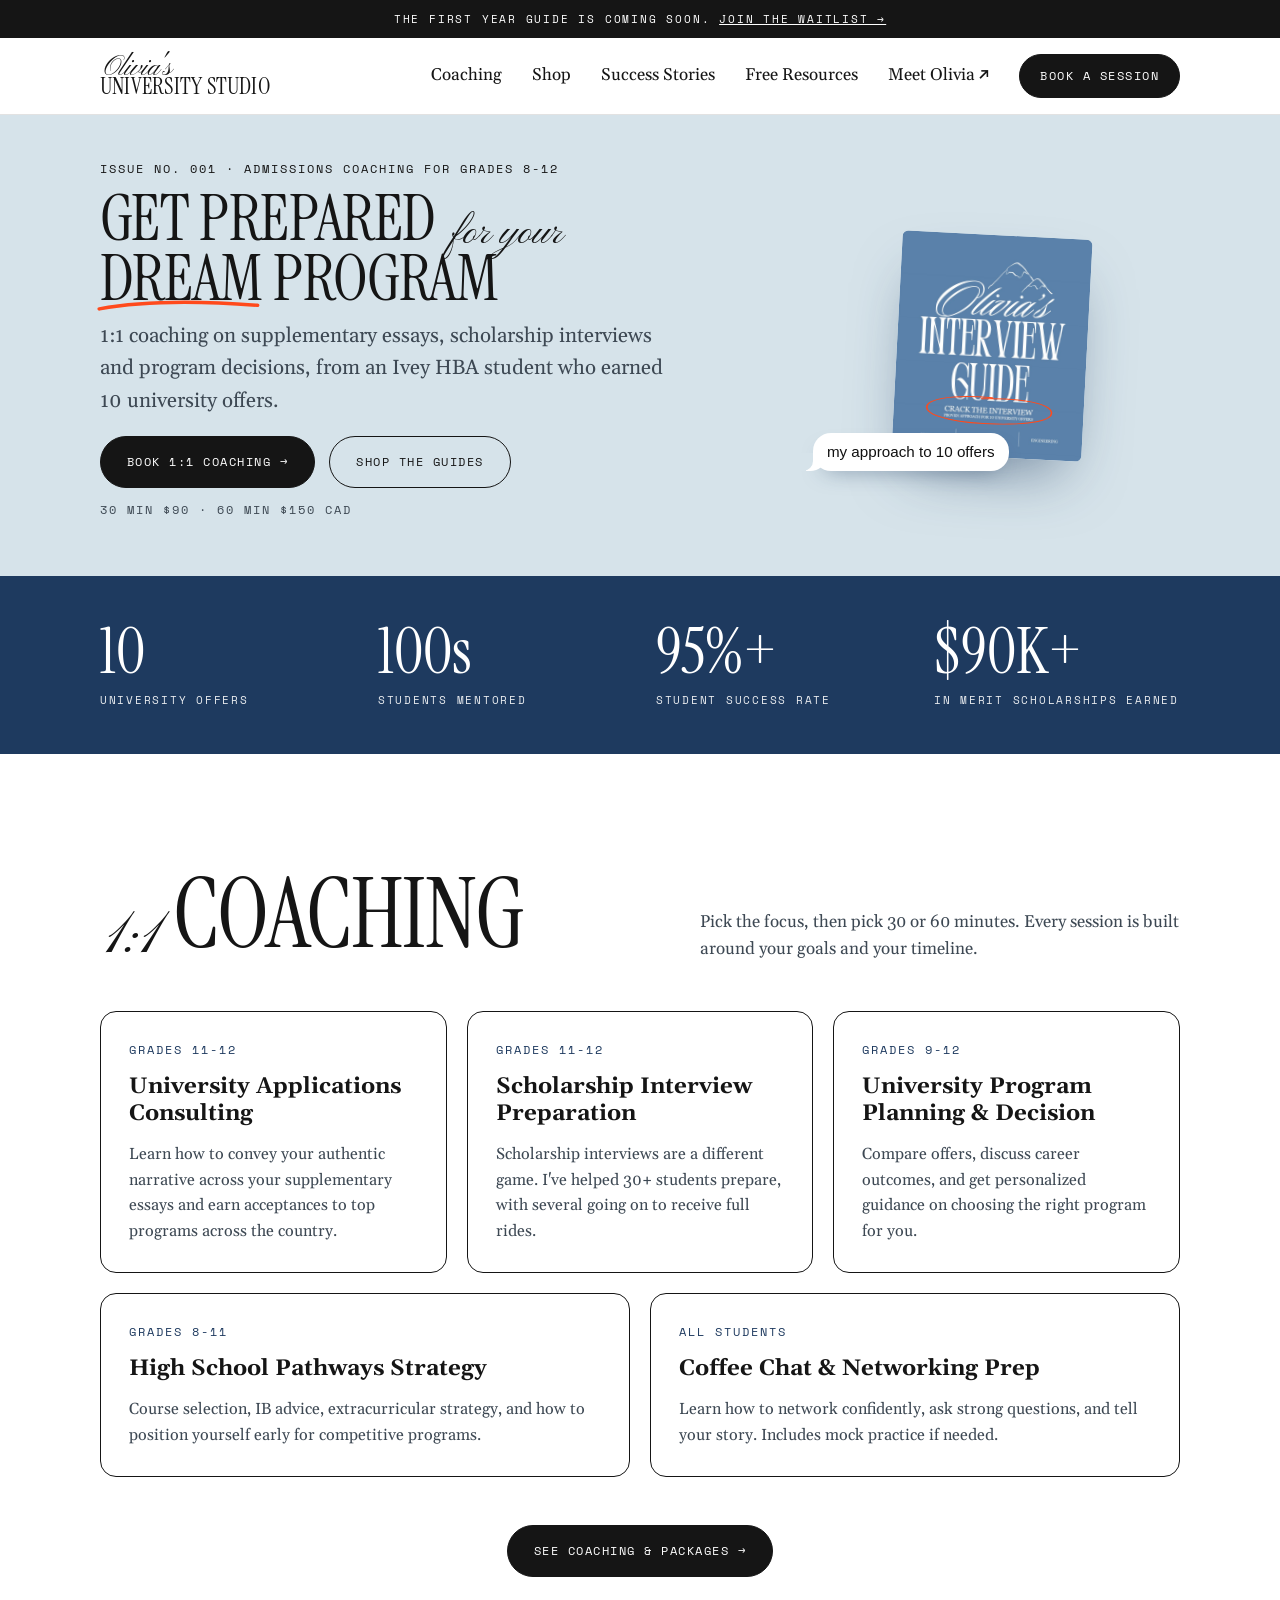
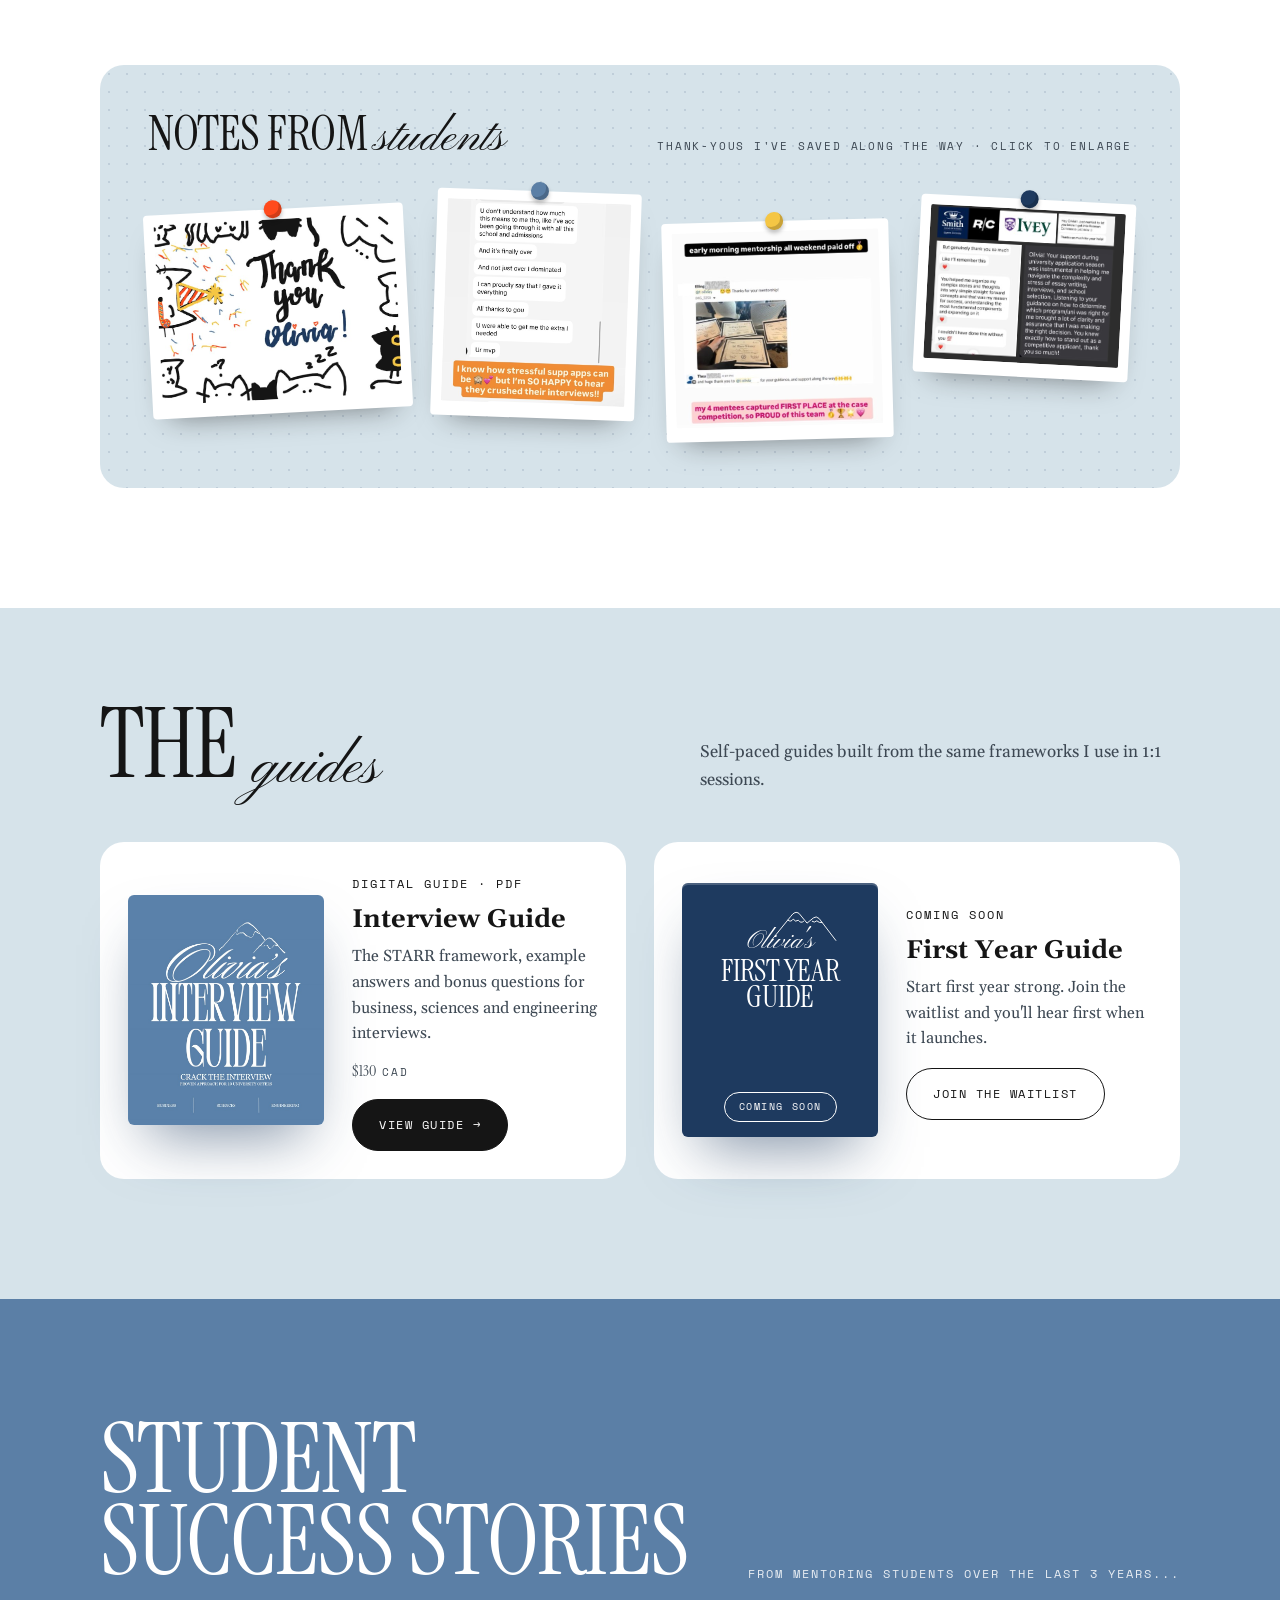
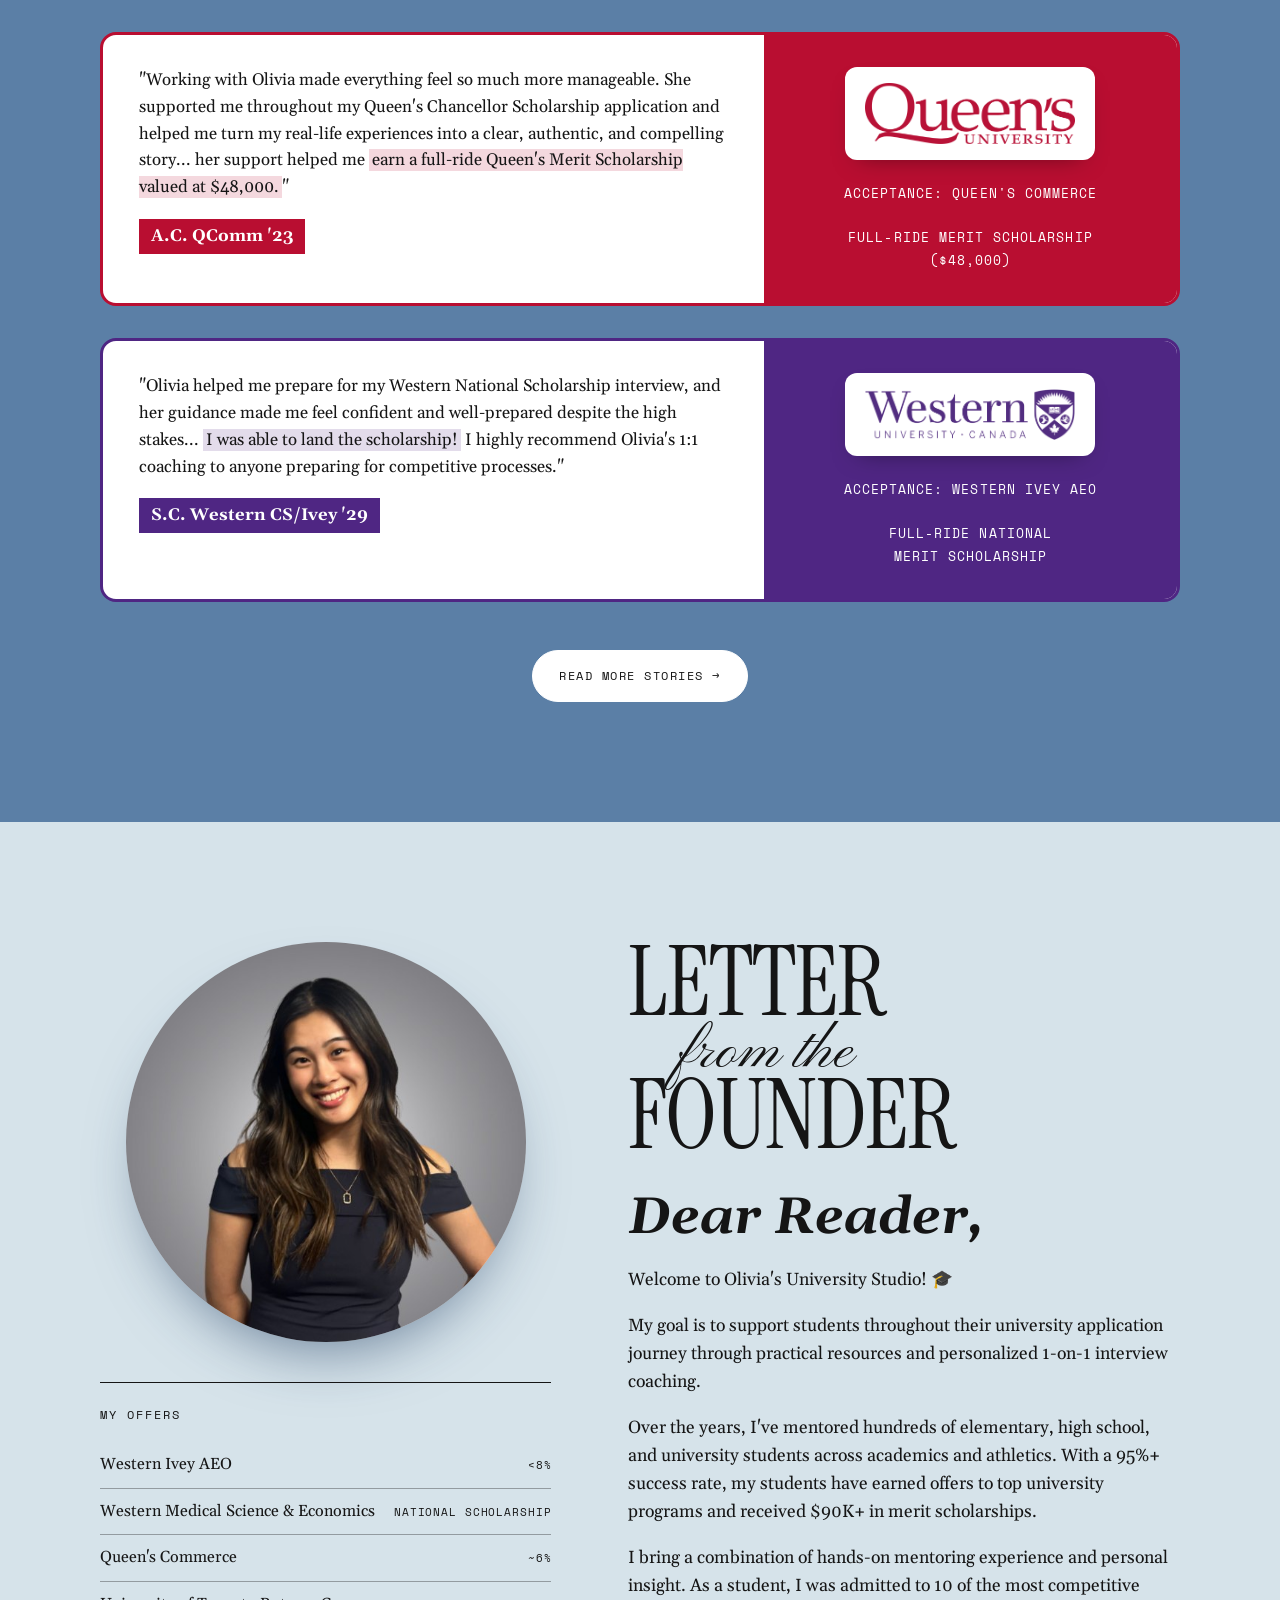
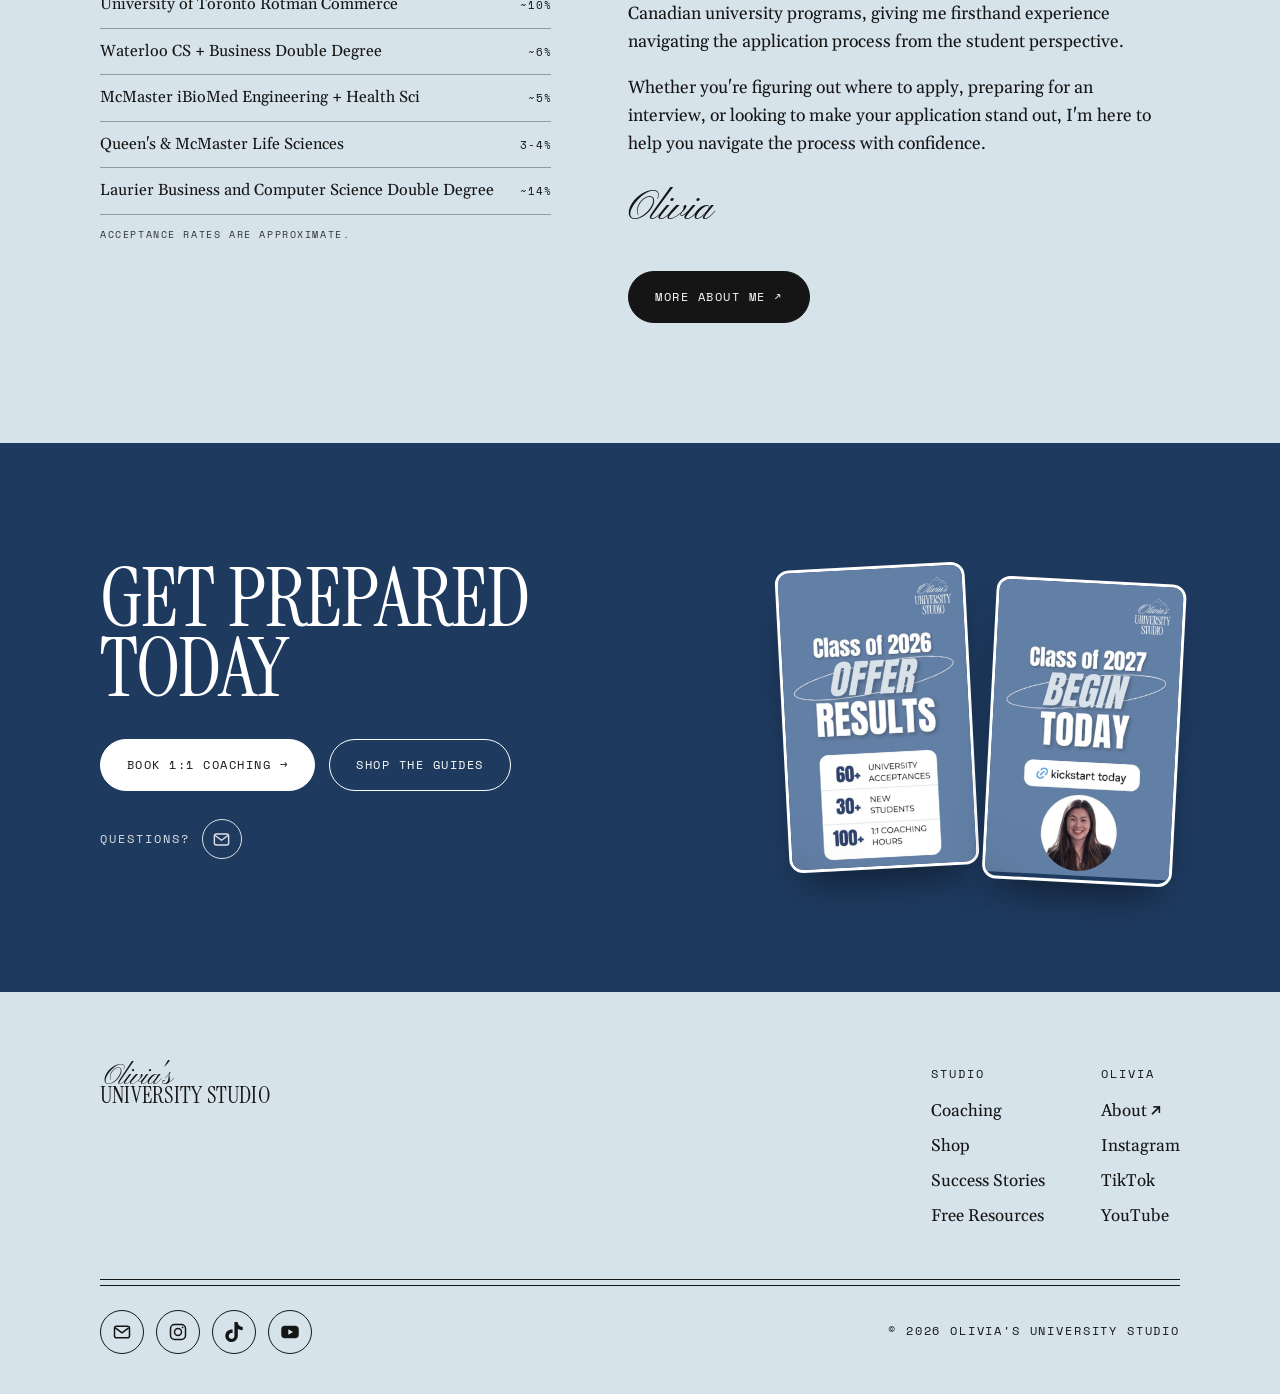
<file: index.html>
<!doctype html>
<html lang="en">
<head>
  <meta charset="utf-8">
  <meta name="viewport" content="width=device-width, initial-scale=1">
  <title>Olivia's University Studio | University Admissions Coaching</title>
  <meta name="description" content="1:1 university admissions coaching for students in grades 8-12: supplementary essays, scholarship interviews and program decisions.">
  <meta property="og:title" content="Olivia's University Studio">
  <meta property="og:description" content="1:1 admissions coaching and guides for students in grades 8-12.">
  <meta property="og:type" content="website">
  <link rel="icon" href="assets/favicon.svg" type="image/svg+xml">
  <link rel="preconnect" href="https://fonts.googleapis.com">
  <link rel="preconnect" href="https://fonts.gstatic.com" crossorigin>
  <link href="https://fonts.googleapis.com/css2?family=Instrument+Serif:ital@0;1&family=Pinyon+Script&family=Gelasio:ital,wght@0,400;0,600;0,700;1,400;1,700&family=Space+Mono:wght@400;700&display=swap" rel="stylesheet">
  <link rel="stylesheet" href="assets/brand.css?v=202610042253">
  <link rel="stylesheet" href="assets/site.css?v=202610042253">
</head>
<body>
  <div class="announce mono">The First Year Guide is coming soon. <a data-link="waitlist" href="https://forms.gle/zMGZJQcMr5tQE6yZ8">Join the waitlist &rarr;</a></div>

  <header class="site-header">
    <div class="wrap header-inner">
      <a class="brand" href="./" aria-label="Olivia's University Studio home">
        <span class="script">Olivia's</span>
        <span class="display">University Studio</span>
      </a>
      <button class="nav-toggle mono" aria-expanded="false" aria-controls="site-nav">Menu</button>
      <nav class="site-nav" id="site-nav">
        <a href="coaching">Coaching</a>
        <a href="shop">Shop</a>
        <a href="stories">Success Stories</a>
        <a href="resources">Free Resources</a>
        <a data-link="portfolio" href="/">Meet Olivia &nearr;</a>
        <a class="btn btn-dark" data-link="book30" href="https://calendly.com/oyong-work/30min">Book a session</a>
      </nav>
    </div>
  </header>

  <main>
    <section class="hero">
      <div class="wrap hero-grid">
        <div>
          <span class="mono eyebrow">Issue No. 001 &middot; Admissions coaching for grades 8-12</span>
          <h1 class="display h-xl">
            <span>Get prepared</span>
            <span class="script">for your</span>
            <span><span class="underline-hand">dream<svg viewBox="0 0 200 20" preserveAspectRatio="none" aria-hidden="true"><path d="M3 14 C50 4 120 2 197 9" fill="none" stroke="currentColor" stroke-width="5" stroke-linecap="round"/></svg></span> program</span>
          </h1>
          <p class="lede">1:1 coaching on supplementary essays, scholarship interviews and program decisions, from an Ivey HBA student who earned 10 university offers.</p>
          <div class="btn-row">
            <a class="btn btn-dark" data-link="book30" href="https://calendly.com/oyong-work/30min">Book 1:1 coaching &rarr;</a>
            <a class="btn btn-light" href="shop">Shop the guides</a>
          </div>
          <p class="mono price-note">30 min $90 &middot; 60 min $150 CAD</p>
        </div>

        <div class="hero-visual" aria-hidden="true">
          <div class="cover-rot">
            <img class="guide-img" src="assets/interview-guide-cover.jpg" alt="Olivia's Interview Guide cover" width="760" height="888">
            <svg class="scribble" viewBox="0 0 200 80" preserveAspectRatio="none"><path d="M104 7 C44 3 7 19 9 41 C11 66 62 77 112 74 C162 71 196 57 191 35 C187 14 148 3 88 11" fill="none" stroke="currentColor" stroke-width="2.4" stroke-linecap="round"/></svg>
          </div>
          <span class="bubble">my approach to 10 offers</span>
        </div>
      </div>
    </section>

    <section class="stats" aria-label="Results">
      <div class="wrap stats-grid">
        <div class="stat"><strong>10</strong><span class="mono">University offers</span></div>
        <div class="stat"><strong>100s</strong><span class="mono">Students mentored</span></div>
        <div class="stat"><strong>95%+</strong><span class="mono">Student success rate</span></div>
        <div class="stat"><strong>$90K+</strong><span class="mono">In merit scholarships earned</span></div>
      </div>
    </section>

    <section class="section">
      <div class="wrap">
        <div class="section-head reveal">
          <h2 class="display h-lg"><span class="script">1:1</span> Coaching</h2>
          <p>Pick the focus, then pick 30 or 60 minutes. Every session is built around your goals and your timeline.</p>
        </div>
        <div class="session-grid">
          <article class="session-card reveal">
            <span class="mono grade">Grades 11-12</span>
            <h3>University Applications Consulting</h3>
            <p>Learn how to convey your authentic narrative across your supplementary essays and earn acceptances to top programs across the country.</p>
          </article>
          <article class="session-card reveal">
            <span class="mono grade">Grades 11-12</span>
            <h3>Scholarship Interview Preparation</h3>
            <p>Scholarship interviews are a different game. I've helped 30+ students prepare, with several going on to receive full rides.</p>
          </article>
          <article class="session-card reveal">
            <span class="mono grade">Grades 9-12</span>
            <h3>University Program Planning &amp; Decision</h3>
            <p>Compare offers, discuss career outcomes, and get personalized guidance on choosing the right program for you.</p>
          </article>
          <article class="session-card reveal">
            <span class="mono grade">Grades 8-11</span>
            <h3>High School Pathways Strategy</h3>
            <p>Course selection, IB advice, extracurricular strategy, and how to position yourself early for competitive programs.</p>
          </article>
          <article class="session-card reveal">
            <span class="mono grade">All students</span>
            <h3>Coffee Chat &amp; Networking Prep</h3>
            <p>Learn how to network confidently, ask strong questions, and tell your story. Includes mock practice if needed.</p>
          </article>
        </div>
        <div class="center-cta"><a class="btn btn-dark" href="coaching">See coaching &amp; packages &rarr;</a></div>

        <div class="pinboard reveal">
          <div class="pinboard-head">
            <h3 class="display">Notes from <span class="script">students</span></h3>
            <span class="mono">Thank-yous I've saved along the way</span>
          </div>
          <div class="pins">
            <a class="pin" href="assets/notes/note-drawing.jpg" target="_blank" rel="noopener" title="Click to enlarge"><img src="assets/notes/note-drawing.jpg" alt="A hand-drawn thank you card with cats and confetti that says Thank you Olivia!" width="700" height="525" loading="lazy"></a>
            <a class="pin" href="assets/notes/note-dominated.jpg" target="_blank" rel="noopener" title="Click to enlarge"><img src="assets/notes/note-dominated.jpg" alt="Messages from a student: it's finally over, and not just over, I dominated. All thanks to you. Ur mvp" width="700" height="773" loading="lazy"></a>
            <a class="pin" href="assets/notes/note-case-comp.jpg?v=202610042243" target="_blank" rel="noopener" title="Click to enlarge"><img src="assets/notes/note-case-comp.jpg?v=202610042243" alt="Four mentees thank Olivia after winning first place at a case competition" width="590" height="557" loading="lazy"></a>
            <a class="pin" href="assets/notes/note-messages.jpg" target="_blank" rel="noopener" title="Click to enlarge"><img src="assets/notes/note-messages.jpg" alt="Thank you messages from students accepted to Smith, Rotman Commerce and Ivey" width="475" height="374" loading="lazy"></a>
          </div>
        </div>
      </div>
    </section>

    <section class="section" style="background: var(--mist); padding-top: clamp(56px, 8vw, 96px);">
      <div class="wrap">
        <div class="section-head reveal">
          <h2 class="display h-lg">The <span class="script">guides</span></h2>
          <p>Self-paced guides built from the same frameworks I use in 1:1 sessions.</p>
        </div>
        <div class="product-grid">
          <article class="product-card reveal">
            <img class="guide-img" src="assets/interview-guide-cover.jpg" alt="Olivia's Interview Guide cover" width="760" height="888">
            <div>
              <span class="mono">Digital guide &middot; PDF</span>
              <h3>Interview Guide</h3>
              <p>The STARR framework, example answers and bonus questions for business, sciences and engineering interviews.</p>
              <p class="price">$130<small>CAD</small></p>
              <a class="btn btn-dark" href="shop">View guide &rarr;</a>
            </div>
          </article>
          <article class="product-card reveal" id="first-year">
            <div class="guide-cover is-soon" aria-hidden="true">
              <svg class="mountains" viewBox="0 0 120 60" fill="none" stroke="currentColor" stroke-width="1.6" stroke-linecap="round" stroke-linejoin="round"><path d="M4 58 L38 16 Q45 6 52 11 L66 28 L77 19 Q82 15 87 20 L116 58"/><path d="M33 23 Q38 27 42 21 Q46 27 51 23 Q55 29 60 25"/><path d="M75 25 Q79 28 83 24 Q87 28 92 27"/></svg>
              <span class="script">Olivia's</span>
              <span class="display title">First Year<br>Guide</span>
              <span class="mono stamp">Coming soon</span>
            </div>
            <div>
              <span class="mono">Coming soon</span>
              <h3>First Year Guide</h3>
              <p>Start first year strong. Join the waitlist and you'll hear first when it launches.</p>
              <a class="btn btn-light" data-link="waitlist" href="https://forms.gle/zMGZJQcMr5tQE6yZ8">Join the waitlist</a>
            </div>
          </article>
        </div>
      </div>
    </section>

    <section class="section stories">
      <div class="wrap">
        <div class="section-head reveal">
          <h2 class="display h-lg">Student<br>success stories</h2>
          <p class="mono">From mentoring students over the last 3 years...</p>
        </div>
        <div class="accept-list">
          <article class="accept queens reveal">
            <blockquote>
              <p>"Working with Olivia made everything feel so much more manageable. She supported me throughout my Queen's Chancellor Scholarship application and helped me turn my real-life experiences into a clear, authentic, and compelling story... her support helped me <mark>earn a full-ride Queen's Merit Scholarship valued at $48,000.</mark>"</p>
              <cite>A.C. QComm '23</cite>
            </blockquote>
            <div class="school">
              <img class="school-logo" src="assets/logos/queens.png" alt="Queen's University">
              <span class="mono">Acceptance: Queen's Commerce<br><br>Full-ride merit scholarship<br>($48,000)</span>
            </div>
          </article>
          <article class="accept western reveal">
            <blockquote>
              <p>"Olivia helped me prepare for my Western National Scholarship interview, and her guidance made me feel confident and well-prepared despite the high stakes... <mark>I was able to land the scholarship!</mark> I highly recommend Olivia's 1:1 coaching to anyone preparing for competitive processes."</p>
              <cite>S.C. Western CS/Ivey '29</cite>
            </blockquote>
            <div class="school">
              <img class="school-logo" src="assets/logos/western.png" alt="Western University">
              <span class="mono">Acceptance: Western Ivey AEO<br><br>Full-ride national<br>merit scholarship</span>
            </div>
          </article>
        </div>
        <div class="center-cta"><a class="btn btn-white" href="stories">Read more stories &rarr;</a></div>
      </div>
    </section>

    <section class="section letter" id="about">
      <div class="wrap letter-grid">
        <div class="reveal">
          <img class="headshot" src="assets/olivia.jpg" alt="Olivia, founder of Olivia's University Studio" width="673" height="540" loading="lazy">
          <div class="offers-card">
            <span class="mono">My offers</span>
            <ul>
              <li><span>Western Ivey AEO</span><span class="mono">&lt;8%</span></li>
              <li><span>Western Medical Science &amp; Economics</span><span class="mono">National Scholarship</span></li>
              <li><span>Queen's Commerce</span><span class="mono">~6%</span></li>
              <li><span>University of Toronto Rotman Commerce</span><span class="mono">~10%</span></li>
              <li><span>Waterloo CS + Business Double Degree</span><span class="mono">~6%</span></li>
              <li><span>McMaster iBioMed Engineering + Health Sci</span><span class="mono">~5%</span></li>
              <li><span>Queen's &amp; McMaster Life Sciences</span><span class="mono">3-4%</span></li>
              <li><span>Laurier Business and Computer Science Double Degree</span><span class="mono">~14%</span></li>
            </ul>
            <span class="mono note">Acceptance rates are approximate.</span>
          </div>
        </div>
        <div class="reveal">
          <h2 class="display h-lg">Letter<span class="script">from the</span>founder</h2>
          <p class="dear">Dear Reader,</p>
          <p>Welcome to Olivia's University Studio! 🎓</p>
          <p>My goal is to support students throughout their university application journey through practical resources and personalized 1-on-1 interview coaching.</p>
          <p>Over the years, I've mentored hundreds of elementary, high school, and university students across academics and athletics. With a 95%+ success rate, my students have earned offers to top university programs and received $90K+ in merit scholarships.</p>
          <p>I bring a combination of hands-on mentoring experience and personal insight. As a student, I was admitted to 10 of the most competitive Canadian university programs, giving me firsthand experience navigating the application process from the student perspective.</p>
          <p>Whether you're figuring out where to apply, preparing for an interview, or looking to make your application stand out, I'm here to help you navigate the process with confidence.</p>
          <p class="sign">Olivia</p>
          <a class="btn btn-dark" data-link="portfolio" href="/">More about me &nearr;</a>
        </div>
      </div>
    </section>
    <section class="section cta-band cta-split">
      <div class="wrap cta-grid">
        <div>
          <h2 class="display h-xl">Get prepared<br>today</h2>
          <div class="btn-row">
            <a class="btn btn-white" data-link="book30" href="https://calendly.com/oyong-work/30min">Book 1:1 coaching &rarr;</a>
            <a class="btn btn-ghost-white" href="shop">Shop the guides</a>
          </div>
          <p class="mono q-line">Questions? <a class="q-mail" data-link="email" href="mailto:oyong.partner@gmail.com" aria-label="Email oyong.partner@gmail.com" title="oyong.partner@gmail.com"><svg viewBox="0 0 24 24" fill="none" stroke="currentColor" stroke-width="1.8" stroke-linejoin="round" aria-hidden="true"><rect x="3" y="5" width="18" height="14" rx="2.5"/><path d="M4 7l8 6 8-6"/></svg></a></p>
        </div>
        <div class="promo-cards">
          <img class="promo" src="assets/promo-2026.jpg" alt="Class of 2026 offer results: 60+ university acceptances, 30+ new students, 100+ 1:1 coaching hours" width="520" height="838" loading="lazy">
          <a class="promo" data-link="book30" href="https://calendly.com/oyong-work/30min" aria-label="Class of 2027: begin today, book a session"><img src="assets/promo-2027.jpg" alt="Class of 2027: begin today, kickstart today" width="520" height="827" loading="lazy"></a>
        </div>
      </div>
    </section>
    </section>
  </main>

  <footer class="site-footer">
    <div class="wrap">
      <div class="footer-top">
        <a class="brand" href="./">
          <span class="script">Olivia's</span>
          <span class="display">University Studio</span>
        </a>
        <div class="footer-links">
          <div>
            <h4 class="mono">Studio</h4>
            <ul>
              <li><a href="coaching">Coaching</a></li>
              <li><a href="shop">Shop</a></li>
              <li><a href="stories">Success Stories</a></li>
              <li><a href="resources">Free Resources</a></li>
            </ul>
          </div>
          <div>
            <h4 class="mono">Olivia</h4>
            <ul>
              <li><a data-link="portfolio" href="/">About &nearr;</a></li>
              <li><a data-link="instagram" href="https://www.instagram.com/hey.coach.liv/">Instagram</a></li>
              <li><a data-link="tiktok" href="https://www.tiktok.com/@hey.coach.liv">TikTok</a></li>
              <li><a data-link="youtube" href="https://www.youtube.com/@OliviaUniStudio">YouTube</a></li>
            </ul>
          </div>
        </div>
      </div>
      <hr class="double-rule">
      <div class="footer-meta mono">
        <div class="handles footer-social">
          <a data-link="email" href="mailto:oyong.partner@gmail.com" aria-label="Email oyong.partner@gmail.com"><svg viewBox="0 0 24 24" fill="none" stroke="currentColor" stroke-width="1.8" stroke-linejoin="round" aria-hidden="true"><rect x="3" y="5" width="18" height="14" rx="2.5"/><path d="M4 7l8 6 8-6"/></svg></a>
          <a data-link="instagram" href="https://www.instagram.com/hey.coach.liv/" aria-label="Instagram @hey.coach.liv"><svg viewBox="0 0 24 24" fill="none" stroke="currentColor" stroke-width="1.8" aria-hidden="true"><rect x="3" y="3" width="18" height="18" rx="5"/><circle cx="12" cy="12" r="4.2"/><circle cx="17.5" cy="6.5" r="1.1" fill="currentColor" stroke="none"/></svg></a>
          <a data-link="tiktok" href="https://www.tiktok.com/@hey.coach.liv" aria-label="TikTok @hey.coach.liv"><svg viewBox="0 0 24 24" fill="currentColor" aria-hidden="true"><path d="M12.525.02c1.31-.02 2.61-.01 3.91-.02.08 1.53.63 3.09 1.75 4.17 1.12 1.11 2.7 1.62 4.24 1.79v4.03c-1.44-.05-2.89-.35-4.2-.97-.57-.26-1.1-.59-1.62-.93-.01 2.92.01 5.84-.02 8.75-.08 1.4-.54 2.79-1.35 3.94-1.31 1.92-3.58 3.17-5.91 3.21-1.43.08-2.86-.31-4.08-1.03-2.02-1.19-3.44-3.37-3.65-5.71-.02-.5-.03-1-.01-1.49.18-1.9 1.12-3.72 2.58-4.96 1.66-1.44 3.98-2.13 6.15-1.72.02 1.48-.04 2.96-.04 4.44-.99-.32-2.15-.23-3.02.37-.63.41-1.11 1.04-1.36 1.75-.21.51-.15 1.07-.14 1.61.24 1.64 1.82 3.02 3.5 2.87 1.12-.01 2.19-.66 2.77-1.61.19-.33.4-.67.41-1.06.1-1.79.06-3.57.07-5.36.01-4.03-.01-8.05.02-12.07z"/></svg></a>
          <a data-link="youtube" href="https://www.youtube.com/@OliviaUniStudio" aria-label="YouTube @OliviaUniStudio"><svg viewBox="0 0 24 24" aria-hidden="true"><rect x="1.5" y="4.5" width="21" height="15" rx="4.5" fill="currentColor"/><path d="M10 8.8v6.4l5.6-3.2z" style="fill: var(--mist)"/></svg></a>
        </div>

        <span>&copy; <span data-year>2026</span> Olivia's University Studio</span>
      </div>
    </div>
  </footer>

  <script src="assets/main.js?v=202610042253"></script>
</body>
</html>
</file>
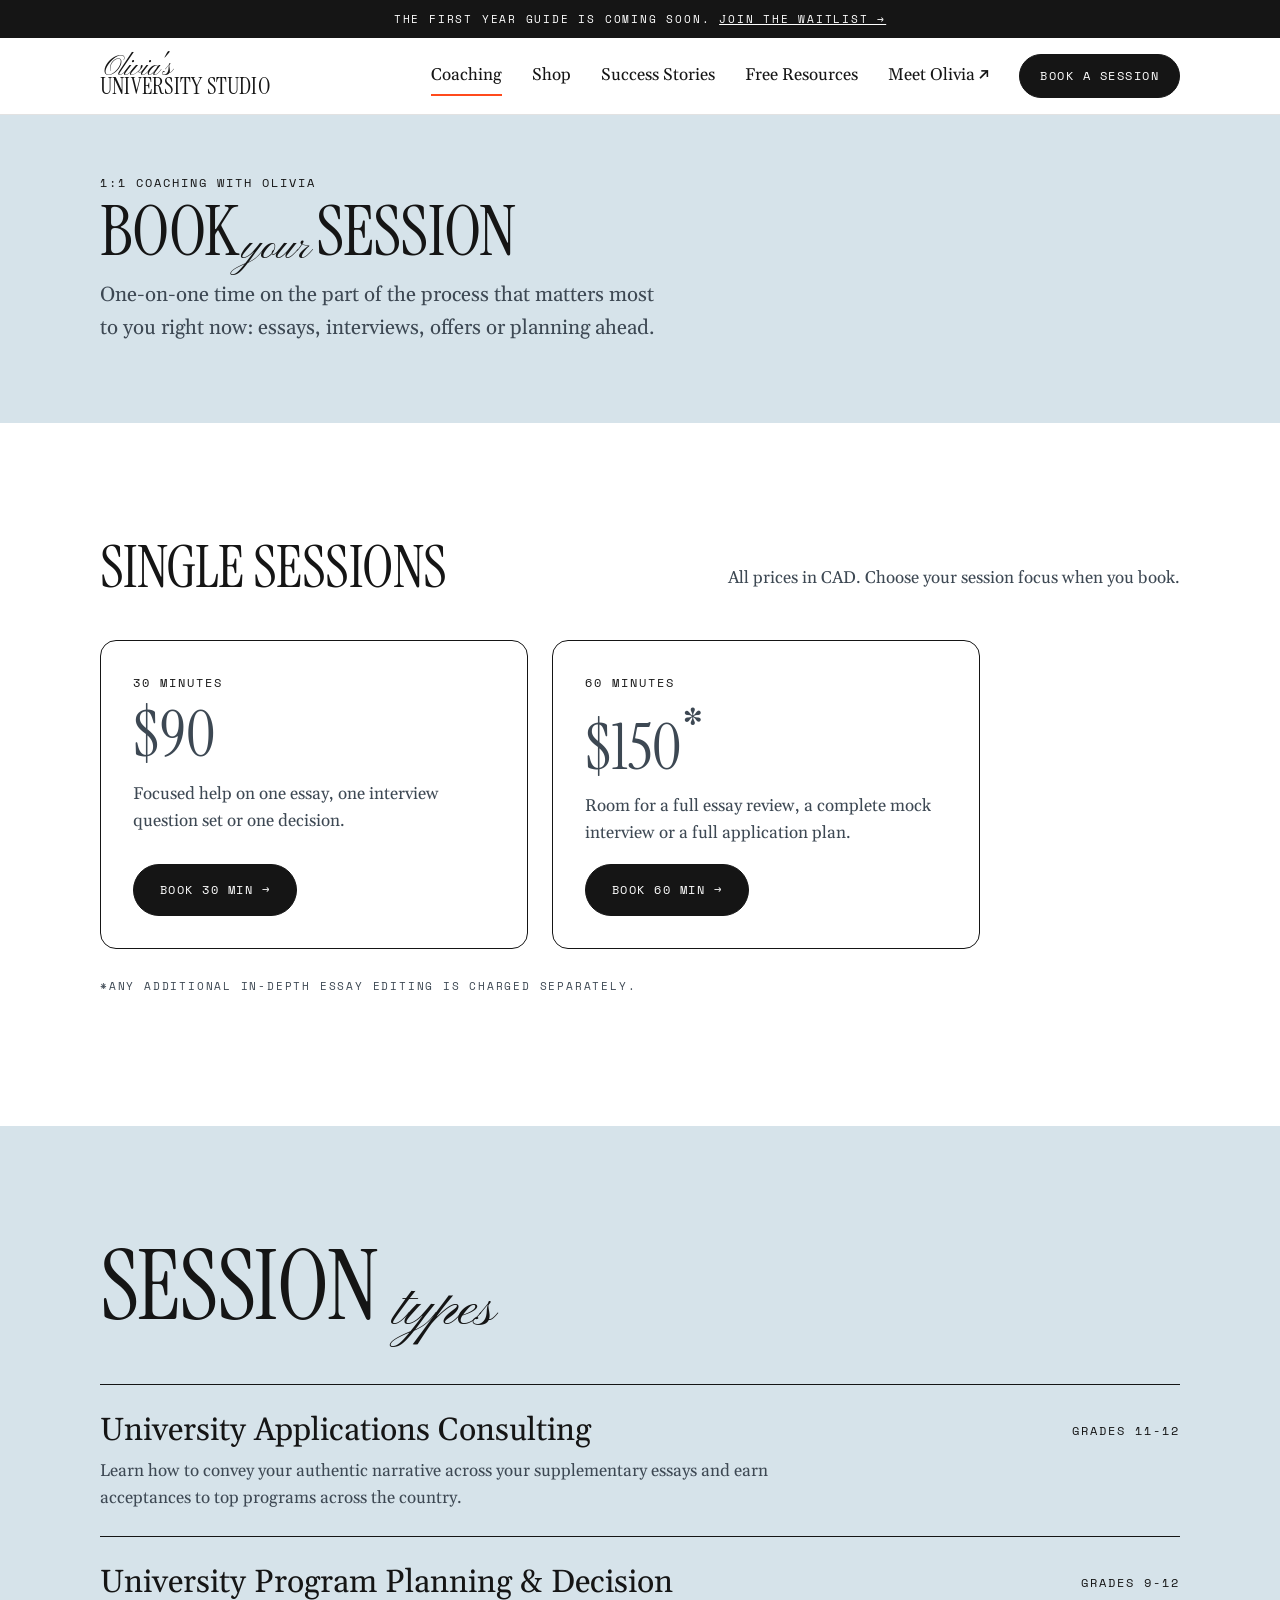
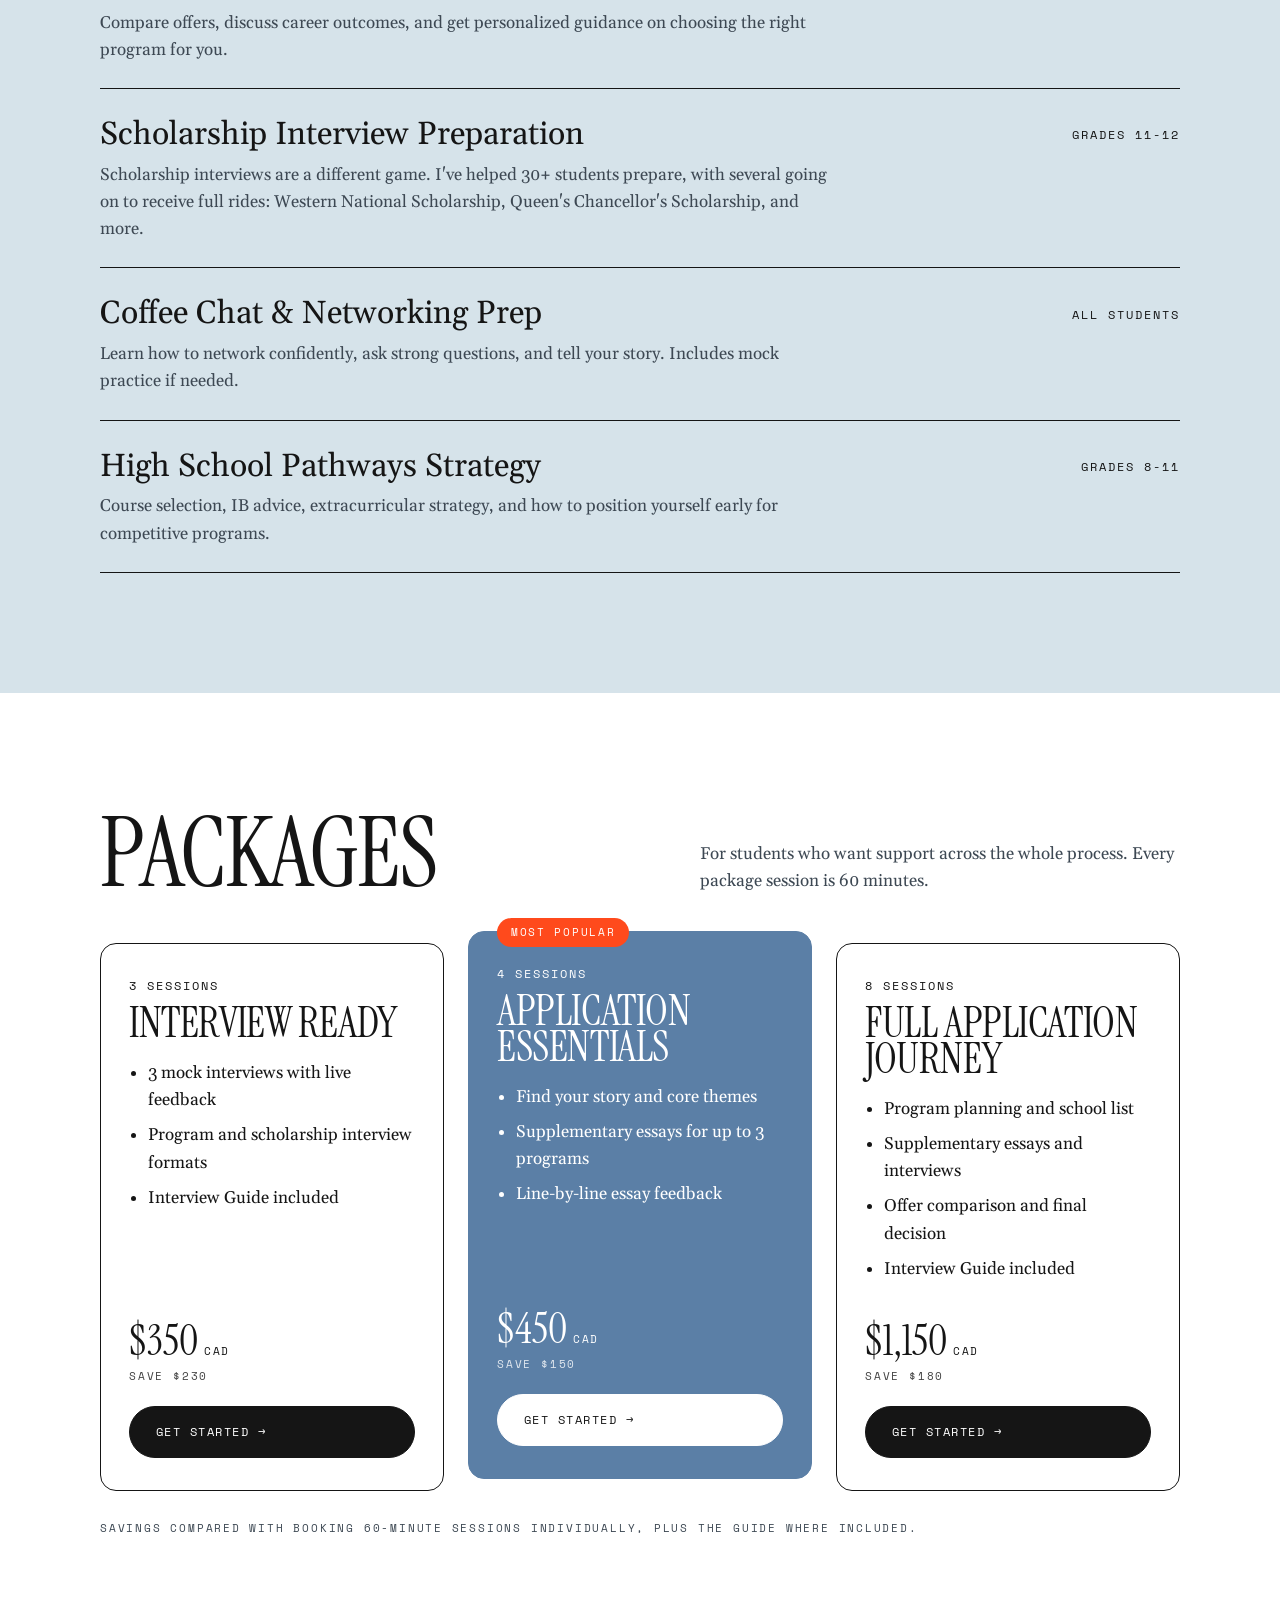
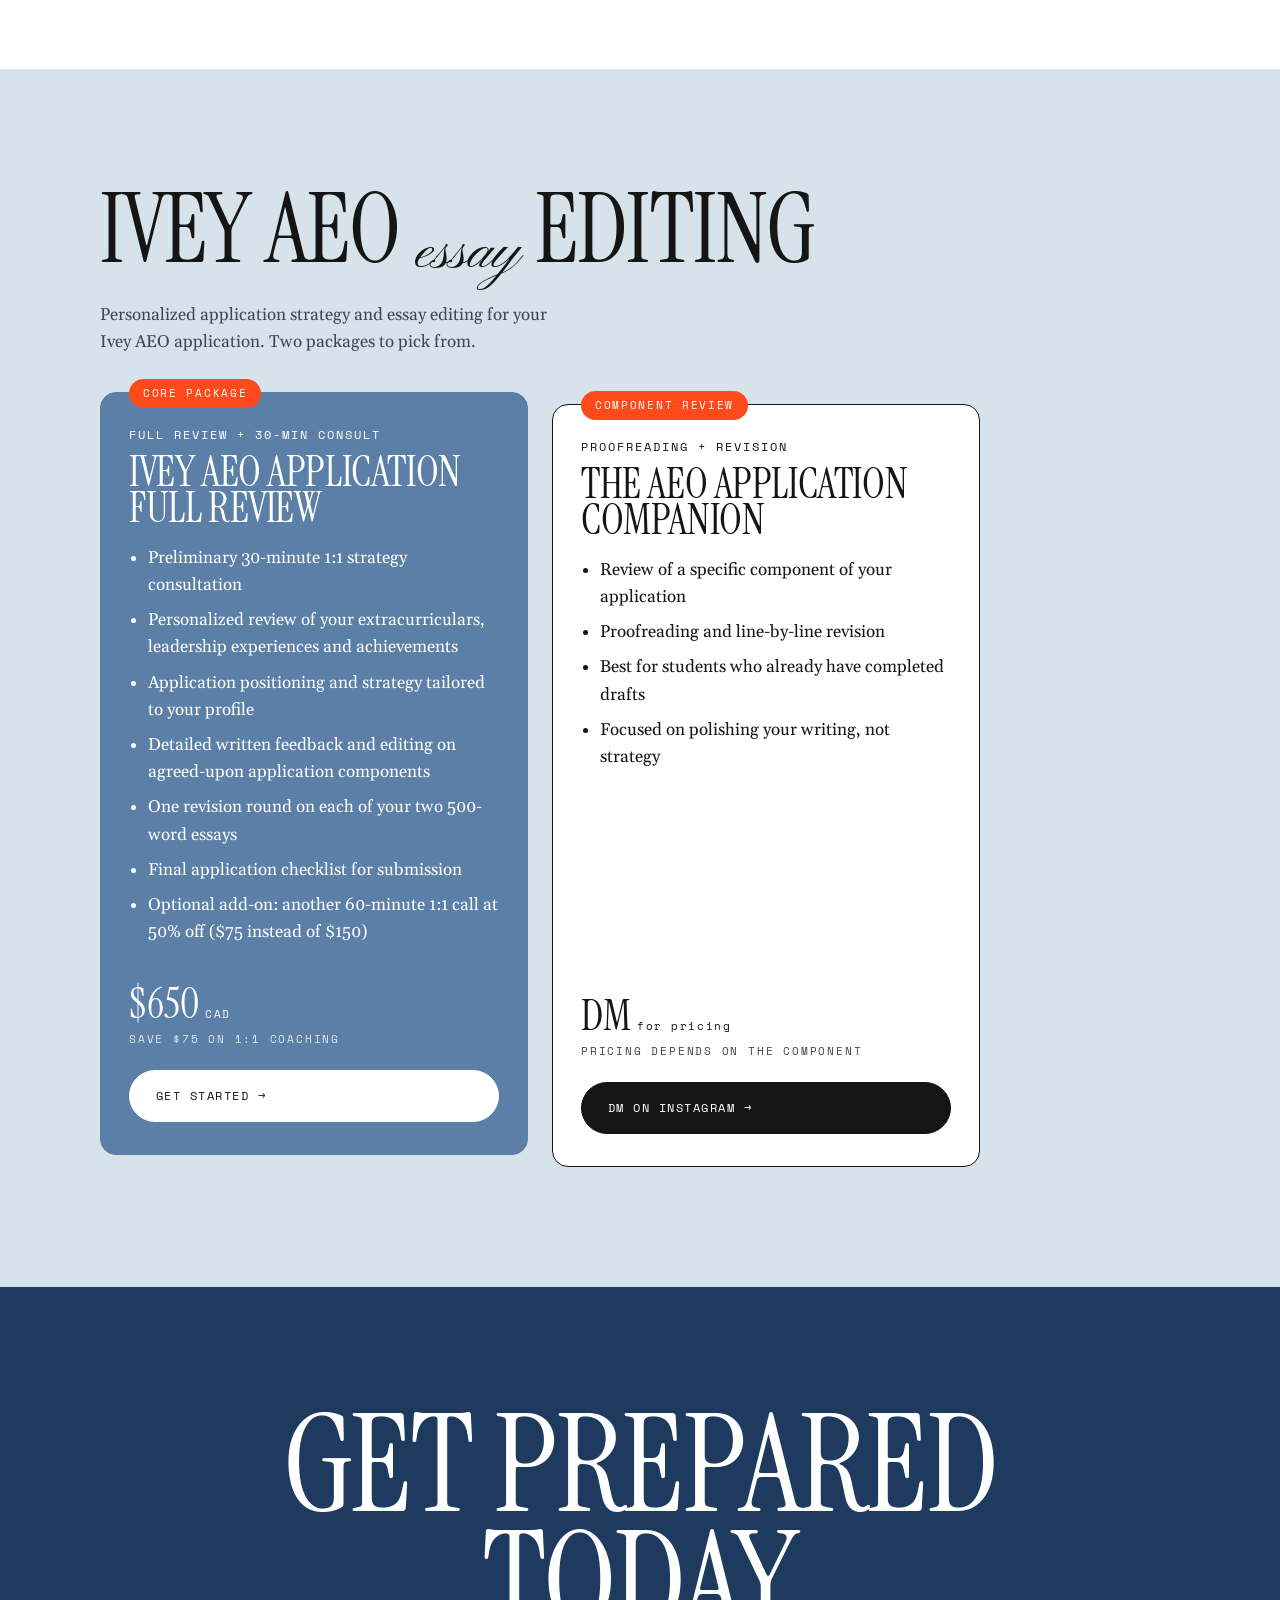
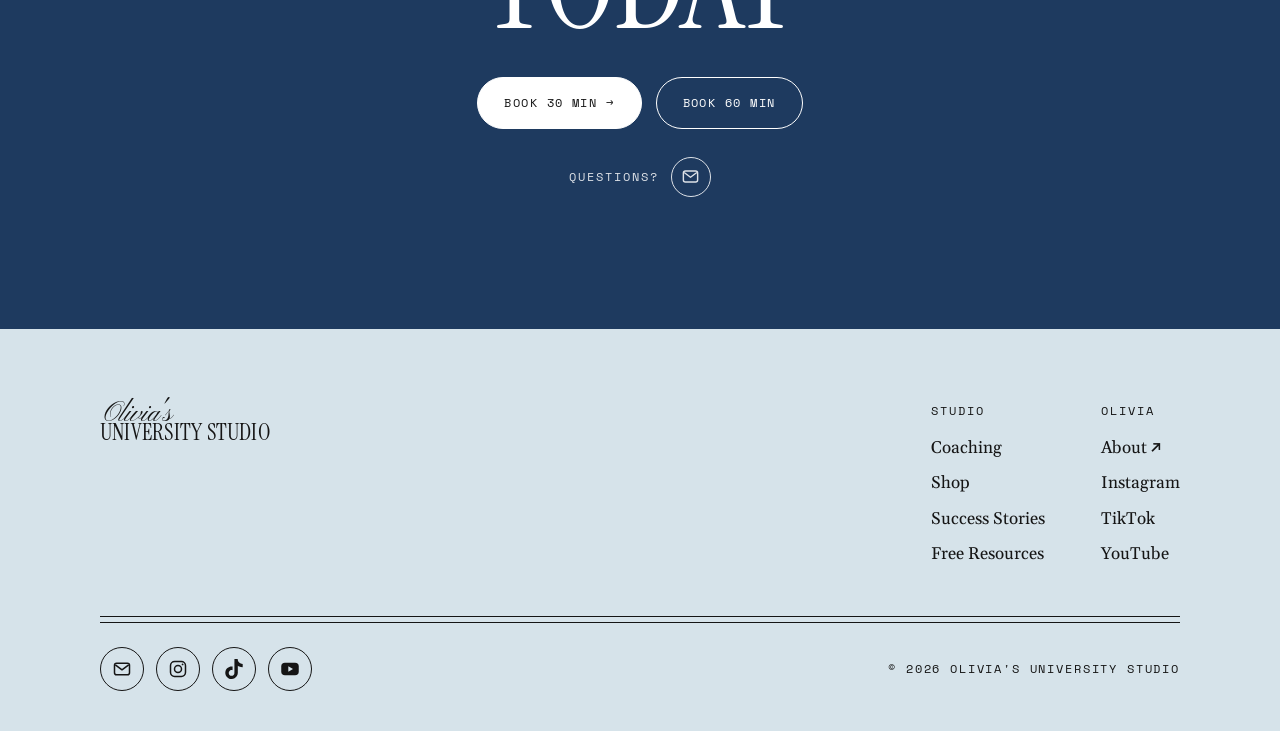
<file: coaching.html>
<!doctype html>
<html lang="en">
<head>
  <meta charset="utf-8">
  <meta name="viewport" content="width=device-width, initial-scale=1">
  <title>1:1 Coaching | Olivia's University Studio</title>
  <meta name="description" content="1:1 university admissions coaching: 30 min $90, 60 min $150 CAD. Applications, scholarship interviews, program decisions and high school pathways.">
  <meta property="og:title" content="1:1 Coaching | Olivia's University Studio">
  <meta property="og:type" content="website">
  <link rel="icon" href="assets/favicon.svg" type="image/svg+xml">
  <link rel="preconnect" href="https://fonts.googleapis.com">
  <link rel="preconnect" href="https://fonts.gstatic.com" crossorigin>
  <link href="https://fonts.googleapis.com/css2?family=Instrument+Serif:ital@0;1&family=Pinyon+Script&family=Gelasio:ital,wght@0,400;0,600;0,700;1,400;1,700&family=Space+Mono:wght@400;700&display=swap" rel="stylesheet">
  <link rel="stylesheet" href="assets/brand.css?v=202610151200">
  <link rel="stylesheet" href="assets/site.css?v=202610151200">
</head>
<body>
  <div class="announce mono">The First Year Guide is coming soon. <a data-link="waitlist" href="https://forms.gle/zMGZJQcMr5tQE6yZ8">Join the waitlist &rarr;</a></div>

  <header class="site-header">
    <div class="wrap header-inner">
      <a class="brand" href="./" aria-label="Olivia's University Studio home">
        <span class="script">Olivia's</span>
        <span class="display">University Studio</span>
      </a>
      <button class="nav-toggle mono" aria-expanded="false" aria-controls="site-nav">Menu</button>
      <nav class="site-nav" id="site-nav">
        <a href="coaching" aria-current="page">Coaching</a>
        <a href="shop">Shop</a>
        <a href="stories">Success Stories</a>
        <a href="resources">Free Resources</a>
        <a data-link="portfolio" href="/">Meet Olivia &nearr;</a>
        <a class="btn btn-dark" data-link="book30" href="https://calendly.com/oyong-work/30min">Book a session</a>
      </nav>
    </div>
  </header>

  <main>
    <section class="page-hero">
      <div class="wrap">
        <span class="mono eyebrow">1:1 coaching with Olivia</span>
        <h1 class="display h-xl"><span>Book</span><span class="script">your</span><span>session</span></h1>
        <p class="lede">One-on-one time on the part of the process that matters most to you right now: essays, interviews, offers or planning ahead.</p>
      </div>
    </section>

    <section class="section" id="book">
      <div class="wrap">
        <div class="section-head reveal">
          <h2 class="display h-md">Single sessions</h2>
          <p>All prices in CAD. Choose your session focus when you book.</p>
        </div>
        <div class="pricing">
          <article class="price-card reveal">
            <span class="mono">30 minutes</span>
            <p class="price">$90</p>
            <p>Focused help on one essay, one interview question set or one decision.</p>
            <a class="btn btn-dark" data-link="book30" href="https://calendly.com/oyong-work/30min">Book 30 min &rarr;</a>
          </article>
          <article class="price-card reveal">
            <span class="mono">60 minutes</span>
            <p class="price">$150<sup>*</sup></p>
            <p>Room for a full essay review, a complete mock interview or a full application plan.</p>
            <a class="btn btn-dark" data-link="book60" href="https://calendly.com/oyong-hba2027-ivey/60-min">Book 60 min &rarr;</a>
          </article>
        </div>
        <p class="mono fine">*Any additional in-depth essay editing is charged separately.</p>
      </div>
    </section>

    <section class="section" style="background: var(--mist);">
      <div class="wrap">
        <div class="section-head reveal">
          <h2 class="display h-lg">Session <span class="script">types</span></h2>
        </div>
        <ul class="toc reveal">
          <li>
            <h3>University Applications Consulting</h3>
            <span class="mono grade">Grades 11-12</span>
            <p>Learn how to convey your authentic narrative across your supplementary essays and earn acceptances to top programs across the country.</p>
          </li>
          <li>
            <h3>University Program Planning &amp; Decision</h3>
            <span class="mono grade">Grades 9-12</span>
            <p>Compare offers, discuss career outcomes, and get personalized guidance on choosing the right program for you.</p>
          </li>
          <li>
            <h3>Scholarship Interview Preparation</h3>
            <span class="mono grade">Grades 11-12</span>
            <p>Scholarship interviews are a different game. I've helped 30+ students prepare, with several going on to receive full rides: Western National Scholarship, Queen's Chancellor's Scholarship, and more.</p>
          </li>
          <li>
            <h3>Coffee Chat &amp; Networking Prep</h3>
            <span class="mono grade">All students</span>
            <p>Learn how to network confidently, ask strong questions, and tell your story. Includes mock practice if needed.</p>
          </li>
          <li>
            <h3>High School Pathways Strategy</h3>
            <span class="mono grade">Grades 8-11</span>
            <p>Course selection, IB advice, extracurricular strategy, and how to position yourself early for competitive programs.</p>
          </li>
        </ul>
      </div>
    </section>

    <section class="section" id="packages">
      <div class="wrap">
        <div class="section-head reveal">
          <h2 class="display h-lg">Packages</h2>
          <p>For students who want support across the whole process. Every package session is 60 minutes.</p>
        </div>
        <div class="package-grid">
          <article class="package reveal">
            <span class="mono">3 sessions</span>
            <h3 class="display">Interview Ready</h3>
            <ul>
              <li>3 mock interviews with live feedback</li>
              <li>Program and scholarship interview formats</li>
              <li>Interview Guide included</li>
            </ul>
            <p class="price">$350<small>CAD</small></p>
            <p class="mono save">Save $230</p>
            <a class="btn btn-dark" data-link="pkgInterview" href="mailto:oyong.partner@gmail.com">Get started &rarr;</a>
          </article>
          <article class="package featured reveal">
            <span class="badge mono">Most popular</span>
            <span class="mono">4 sessions</span>
            <h3 class="display">Application Essentials</h3>
            <ul>
              <li>Find your story and core themes</li>
              <li>Supplementary essays for up to 3 programs</li>
              <li>Line-by-line essay feedback</li>
            </ul>
            <p class="price">$450<small>CAD</small></p>
            <p class="mono save">Save $150</p>
            <a class="btn btn-dark" data-link="pkgEssentials" href="mailto:oyong.partner@gmail.com">Get started &rarr;</a>
          </article>
          <article class="package reveal">
            <span class="mono">8 sessions</span>
            <h3 class="display">Full Application Journey</h3>
            <ul>
              <li>Program planning and school list</li>
              <li>Supplementary essays and interviews</li>
              <li>Offer comparison and final decision</li>
              <li>Interview Guide included</li>
            </ul>
            <p class="price">$1,150<small>CAD</small></p>
            <p class="mono save">Save $180</p>
            <a class="btn btn-dark" data-link="pkgJourney" href="mailto:oyong.partner@gmail.com">Get started &rarr;</a>
          </article>
        </div>
        <p class="mono fine">Savings compared with booking 60-minute sessions individually, plus the guide where included.</p>
      </div>
    </section>

    <section class="section" id="essay-editing" style="background: var(--mist);">
      <div class="wrap">
        <div class="section-head reveal">
          <h2 class="display h-lg">Ivey AEO <span class="script">essay</span> editing</h2>
          <p>Personalized application strategy and essay editing for your Ivey AEO application. Two packages to pick from.</p>
        </div>
        <div class="package-grid duo">
          <article class="package featured reveal">
            <span class="badge mono">Core package</span>
            <span class="mono">Full review + 30-min consult</span>
            <h3 class="display">Ivey AEO Application Full Review</h3>
            <ul>
              <li>Preliminary 30-minute 1:1 strategy consultation</li>
              <li>Personalized review of your extracurriculars, leadership experiences and achievements</li>
              <li>Application positioning and strategy tailored to your profile</li>
              <li>Detailed written feedback and editing on agreed-upon application components</li>
              <li>One revision round on each of your two 500-word essays</li>
              <li>Final application checklist for submission</li>
              <li>Optional add-on: another 60-minute 1:1 call at 50% off ($75 instead of $150)</li>
            </ul>
            <p class="price">$650<small>CAD</small></p>
            <p class="mono save">Save $75 on 1:1 coaching</p>
            <a class="btn btn-dark" data-link="pkgAeoReview" href="mailto:oyong.partner@gmail.com">Get started &rarr;</a>
          </article>
          <article class="package reveal">
            <span class="badge mono">Component review</span>
            <span class="mono">Proofreading + revision</span>
            <h3 class="display">The AEO Application Companion</h3>
            <ul>
              <li>Review of a specific component of your application</li>
              <li>Proofreading and line-by-line revision</li>
              <li>Best for students who already have completed drafts</li>
              <li>Focused on polishing your writing, not strategy</li>
            </ul>
            <p class="price">DM<small>for pricing</small></p>
            <p class="mono save">Pricing depends on the component</p>
            <a class="btn btn-dark" data-link="instagram" href="https://www.instagram.com/hey.coach.liv/">DM on Instagram &rarr;</a>
          </article>
        </div>
      </div>
    </section>

    <section class="section cta-band">
      <div class="wrap">
        <h2 class="display h-xl">Get prepared<br>today</h2>
        <div class="btn-row">
          <a class="btn btn-white" data-link="book30" href="https://calendly.com/oyong-work/30min">Book 30 min &rarr;</a>
          <a class="btn btn-ghost-white" data-link="book60" href="https://calendly.com/oyong-hba2027-ivey/60-min">Book 60 min</a>
        </div>
        <p class="mono q-line">Questions? <a class="q-mail" data-link="email" href="mailto:oyong.partner@gmail.com" aria-label="Email oyong.partner@gmail.com" title="oyong.partner@gmail.com"><svg viewBox="0 0 24 24" fill="none" stroke="currentColor" stroke-width="1.8" stroke-linejoin="round" aria-hidden="true"><rect x="3" y="5" width="18" height="14" rx="2.5"/><path d="M4 7l8 6 8-6"/></svg></a></p>
      </div>
    </section>
  </main>

  <footer class="site-footer">
    <div class="wrap">
      <div class="footer-top">
        <a class="brand" href="./">
          <span class="script">Olivia's</span>
          <span class="display">University Studio</span>
        </a>
        <div class="footer-links">
          <div>
            <h4 class="mono">Studio</h4>
            <ul>
              <li><a href="coaching">Coaching</a></li>
              <li><a href="shop">Shop</a></li>
              <li><a href="stories">Success Stories</a></li>
              <li><a href="resources">Free Resources</a></li>
            </ul>
          </div>
          <div>
            <h4 class="mono">Olivia</h4>
            <ul>
              <li><a data-link="portfolio" href="/">About &nearr;</a></li>
              <li><a data-link="instagram" href="https://www.instagram.com/hey.coach.liv/">Instagram</a></li>
              <li><a data-link="tiktok" href="https://www.tiktok.com/@hey.coach.liv">TikTok</a></li>
              <li><a data-link="youtube" href="https://www.youtube.com/@OliviaUniStudio">YouTube</a></li>
            </ul>
          </div>
        </div>
      </div>
      <hr class="double-rule">
      <div class="footer-meta mono">
        <div class="handles footer-social">
          <a data-link="email" href="mailto:oyong.partner@gmail.com" aria-label="Email oyong.partner@gmail.com"><svg viewBox="0 0 24 24" fill="none" stroke="currentColor" stroke-width="1.8" stroke-linejoin="round" aria-hidden="true"><rect x="3" y="5" width="18" height="14" rx="2.5"/><path d="M4 7l8 6 8-6"/></svg></a>
          <a data-link="instagram" href="https://www.instagram.com/hey.coach.liv/" aria-label="Instagram @hey.coach.liv"><svg viewBox="0 0 24 24" fill="none" stroke="currentColor" stroke-width="1.8" aria-hidden="true"><rect x="3" y="3" width="18" height="18" rx="5"/><circle cx="12" cy="12" r="4.2"/><circle cx="17.5" cy="6.5" r="1.1" fill="currentColor" stroke="none"/></svg></a>
          <a data-link="tiktok" href="https://www.tiktok.com/@hey.coach.liv" aria-label="TikTok @hey.coach.liv"><svg viewBox="0 0 24 24" fill="currentColor" aria-hidden="true"><path d="M12.525.02c1.31-.02 2.61-.01 3.91-.02.08 1.53.63 3.09 1.75 4.17 1.12 1.11 2.7 1.62 4.24 1.79v4.03c-1.44-.05-2.89-.35-4.2-.97-.57-.26-1.1-.59-1.62-.93-.01 2.92.01 5.84-.02 8.75-.08 1.4-.54 2.79-1.35 3.94-1.31 1.92-3.58 3.17-5.91 3.21-1.43.08-2.86-.31-4.08-1.03-2.02-1.19-3.44-3.37-3.65-5.71-.02-.5-.03-1-.01-1.49.18-1.9 1.12-3.72 2.58-4.96 1.66-1.44 3.98-2.13 6.15-1.72.02 1.48-.04 2.96-.04 4.44-.99-.32-2.15-.23-3.02.37-.63.41-1.11 1.04-1.36 1.75-.21.51-.15 1.07-.14 1.61.24 1.64 1.82 3.02 3.5 2.87 1.12-.01 2.19-.66 2.77-1.61.19-.33.4-.67.41-1.06.1-1.79.06-3.57.07-5.36.01-4.03-.01-8.05.02-12.07z"/></svg></a>
          <a data-link="youtube" href="https://www.youtube.com/@OliviaUniStudio" aria-label="YouTube @OliviaUniStudio"><svg viewBox="0 0 24 24" aria-hidden="true"><rect x="1.5" y="4.5" width="21" height="15" rx="4.5" fill="currentColor"/><path d="M10 8.8v6.4l5.6-3.2z" style="fill: var(--mist)"/></svg></a>
        </div>

        <span>&copy; <span data-year>2026</span> Olivia's University Studio</span>
      </div>
    </div>
  </footer>

  <script src="assets/main.js?v=202610151200"></script>
</body>
</html>
</file>
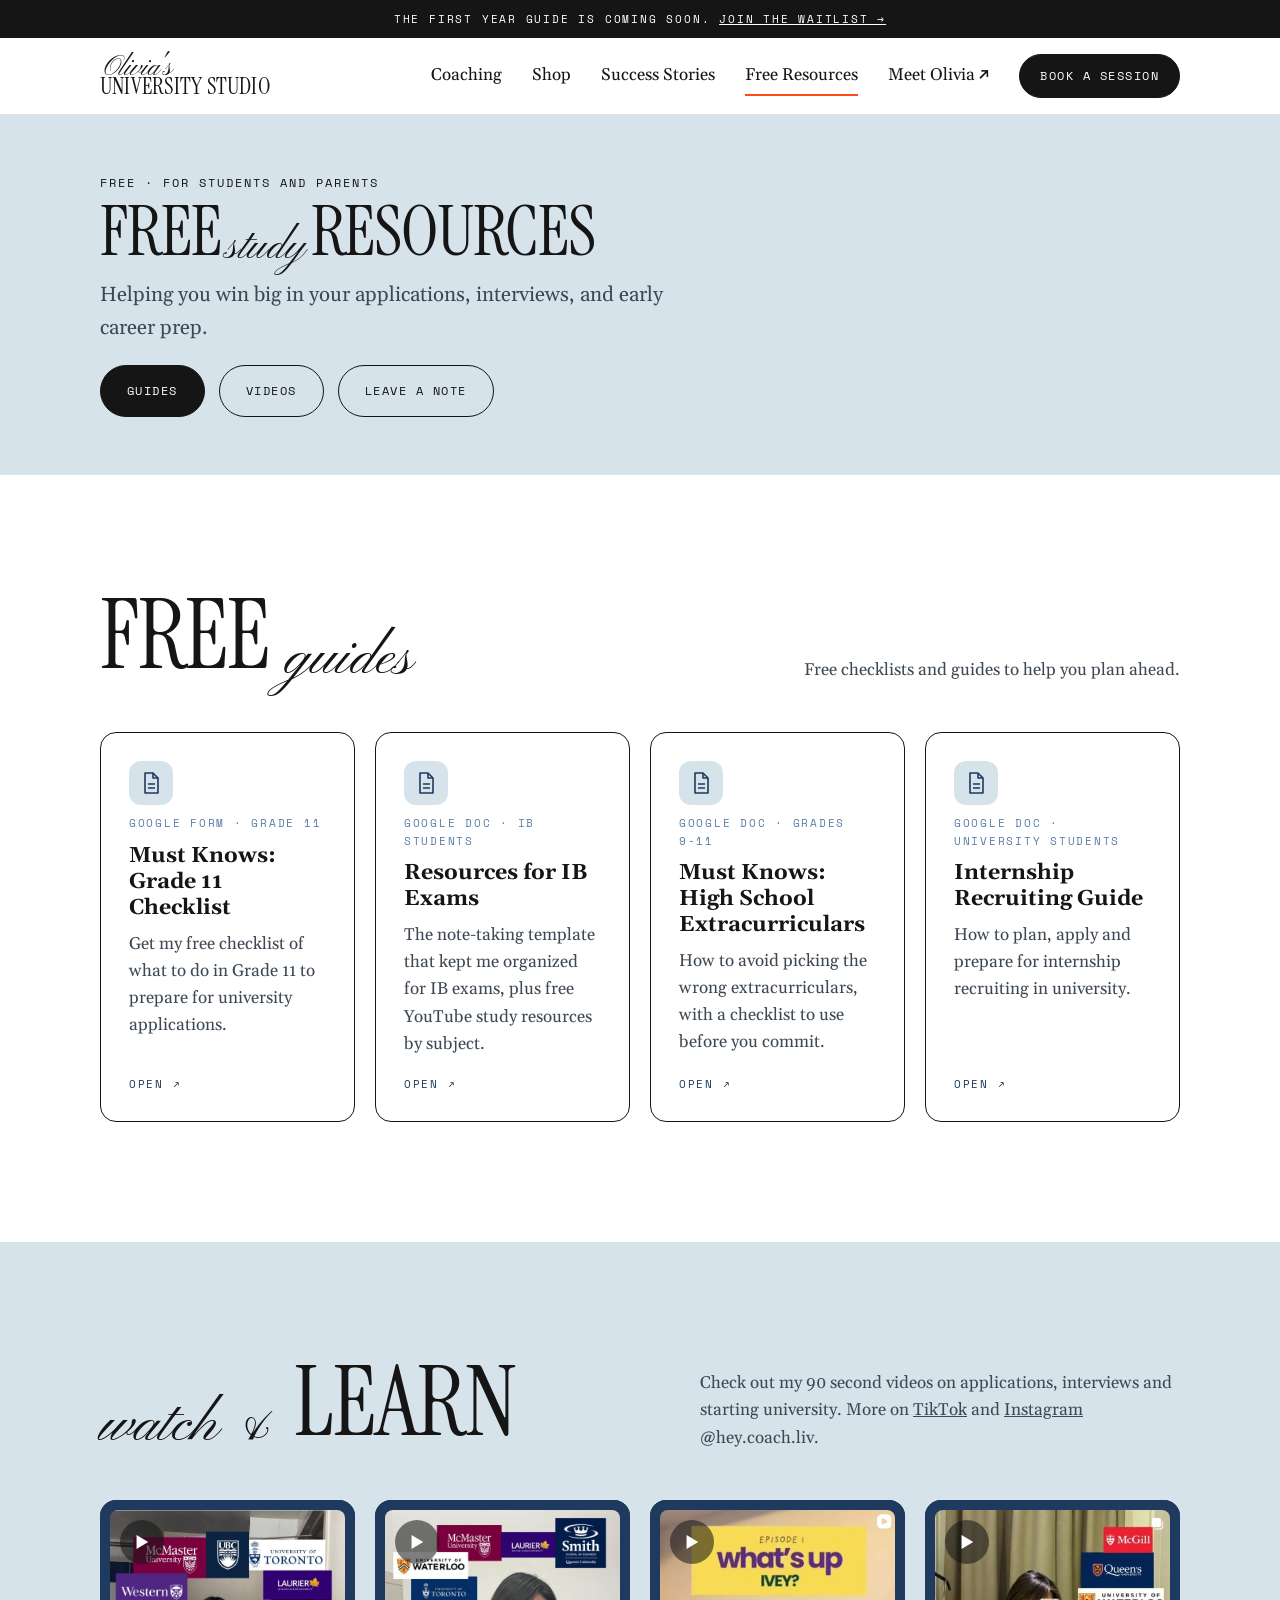
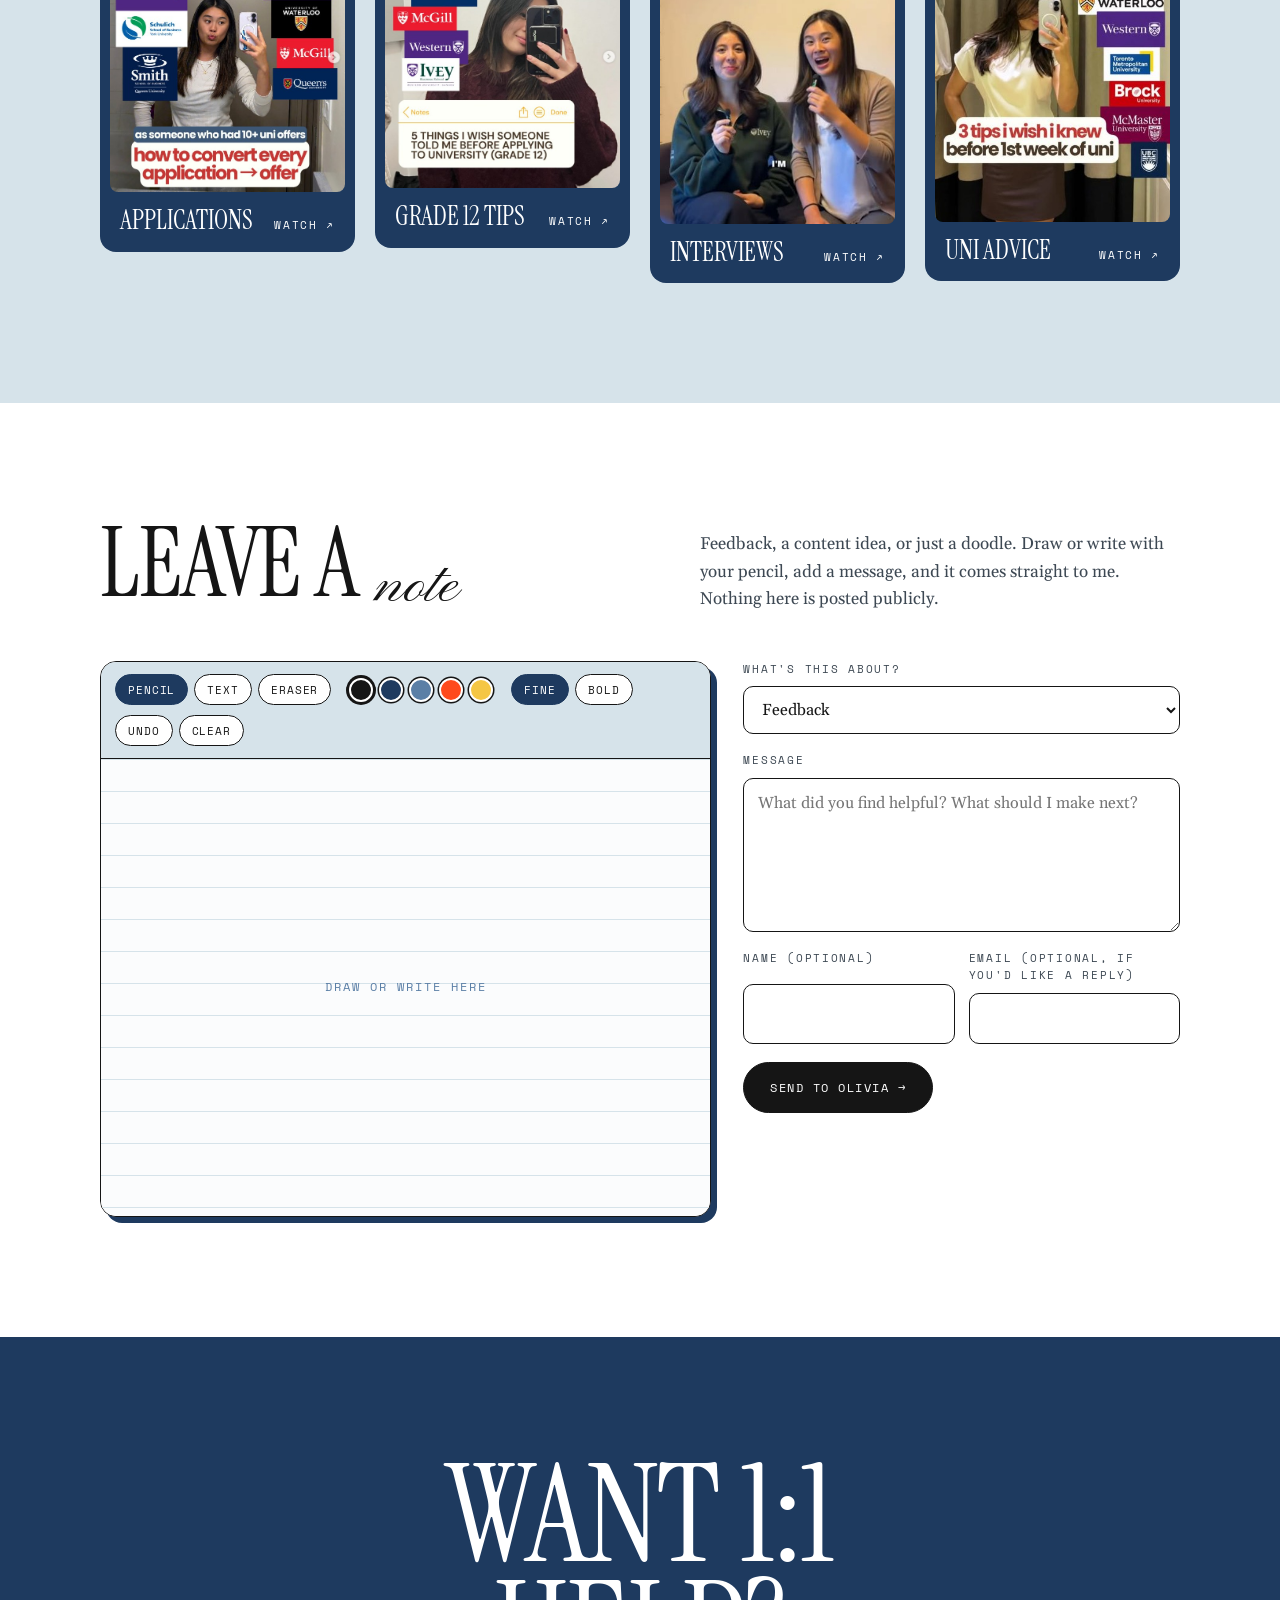
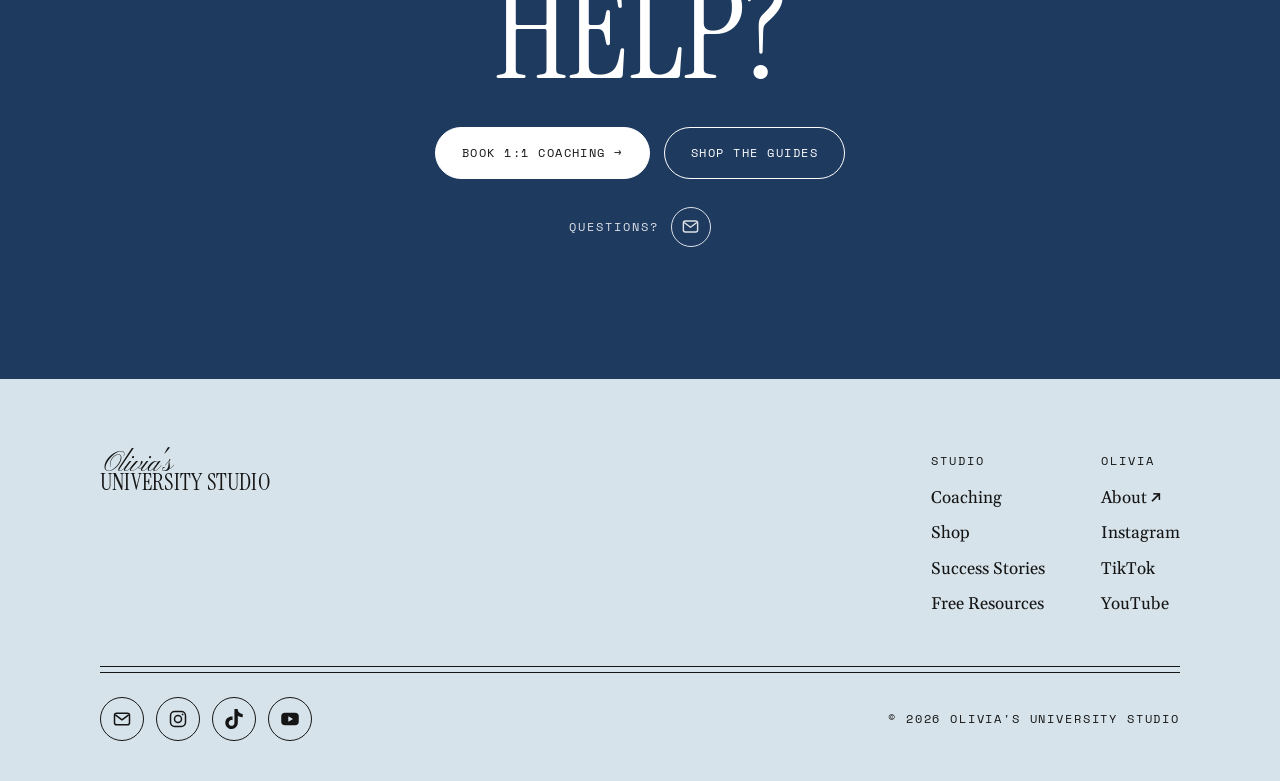
<file: resources.html>
<!doctype html>
<html lang="en">
<head>
  <meta charset="utf-8">
  <meta name="viewport" content="width=device-width, initial-scale=1">
  <title>Free Resources | Olivia's University Studio</title>
  <meta name="description" content="Free university application resources from Olivia: templates, videos on applications and interviews, and a place to leave feedback.">
  <meta property="og:title" content="Free Resources | Olivia's University Studio">
  <meta property="og:type" content="website">
  <link rel="icon" href="assets/favicon.svg" type="image/svg+xml">
  <link rel="preconnect" href="https://fonts.googleapis.com">
  <link rel="preconnect" href="https://fonts.gstatic.com" crossorigin>
  <link href="https://fonts.googleapis.com/css2?family=Instrument+Serif:ital@0;1&family=Pinyon+Script&family=Gelasio:ital,wght@0,400;0,600;0,700;1,400;1,700&family=Space+Mono:wght@400;700&display=swap" rel="stylesheet">
  <link rel="stylesheet" href="assets/brand.css?v=202610042253">
  <link rel="stylesheet" href="assets/site.css?v=202610091200">
</head>
<body>
  <div class="announce mono">The First Year Guide is coming soon. <a data-link="waitlist" href="https://forms.gle/zMGZJQcMr5tQE6yZ8">Join the waitlist &rarr;</a></div>

  <header class="site-header">
    <div class="wrap header-inner">
      <a class="brand" href="./" aria-label="Olivia's University Studio home">
        <span class="script">Olivia's</span>
        <span class="display">University Studio</span>
      </a>
      <button class="nav-toggle mono" aria-expanded="false" aria-controls="site-nav">Menu</button>
      <nav class="site-nav" id="site-nav">
        <a href="coaching">Coaching</a>
        <a href="shop">Shop</a>
        <a href="stories">Success Stories</a>
        <a href="resources" aria-current="page">Free Resources</a>
        <a data-link="portfolio" href="/">Meet Olivia &nearr;</a>
        <a class="btn btn-dark" data-link="book30" href="https://calendly.com/oyong-work/30min">Book a session</a>
      </nav>
    </div>
  </header>

  <main>
    <section class="page-hero">
      <div class="wrap">
        <span class="mono eyebrow">Free &middot; for students and parents</span>
        <h1 class="display h-xl"><span>Free</span><span class="script">study</span><span>resources</span></h1>
        <p class="lede">Helping you win big in your applications, interviews, and early career prep.</p>
        <div class="btn-row" style="margin-top: 28px;">
          <a class="btn btn-dark" href="#templates">Guides</a>
          <a class="btn btn-light" href="#videos">Videos</a>
          <a class="btn btn-light" href="#note">Leave a note</a>
        </div>
      </div>
    </section>

    <section class="section" id="templates">
      <div class="wrap">
        <div class="section-head reveal">
          <h2 class="display h-lg">Free <span class="script">guides</span></h2>
          <p>Free checklists and guides to help you plan ahead.</p>
        </div>
        <div class="doc-grid">
          <a class="doc-card reveal" href="https://docs.google.com/forms/d/e/1FAIpQLSdCfWBsHtkRGSNH_0DYKPx1IWjZz-lkYOU9V8DY9vsQKSxYgw/viewform?usp=sharing" target="_blank" rel="noopener">
            <span class="doc-icon" aria-hidden="true"><svg viewBox="0 0 24 24" fill="none" stroke="currentColor" stroke-width="1.6" stroke-linejoin="round"><path d="M6 2h8l5 5v15H6z"/><path d="M14 2v5h5"/><path d="M9 13h7M9 17h7"/></svg></span>
            <span class="mono">Google Form &middot; Grade 11</span>
            <h3>Must Knows: Grade 11 Checklist</h3>
            <p>Get my free checklist of what to do in Grade 11 to prepare for university applications.</p>
            <span class="mono doc-open">Open &nearr;</span>
          </a>
          <a class="doc-card reveal" href="https://docs.google.com/document/d/1t98QRInySiDNFVbPUrFjz-v8RkGPduNUsLZ_JDEB07g/edit?usp=sharing" target="_blank" rel="noopener">
            <span class="doc-icon" aria-hidden="true"><svg viewBox="0 0 24 24" fill="none" stroke="currentColor" stroke-width="1.6" stroke-linejoin="round"><path d="M6 2h8l5 5v15H6z"/><path d="M14 2v5h5"/><path d="M9 13h7M9 17h7"/></svg></span>
            <span class="mono">Google Doc &middot; IB students</span>
            <h3>Resources for IB Exams</h3>
            <p>The note-taking template that kept me organized for IB exams, plus free YouTube study resources by subject.</p>
            <span class="mono doc-open">Open &nearr;</span>
          </a>
          <a class="doc-card reveal" href="https://docs.google.com/document/d/19arzU-5EJgTCNVP88qALxXHwhhuwbFNUTnVARObmAV0/edit?usp=sharing" target="_blank" rel="noopener">
            <span class="doc-icon" aria-hidden="true"><svg viewBox="0 0 24 24" fill="none" stroke="currentColor" stroke-width="1.6" stroke-linejoin="round"><path d="M6 2h8l5 5v15H6z"/><path d="M14 2v5h5"/><path d="M9 13h7M9 17h7"/></svg></span>
            <span class="mono">Google Doc &middot; Grades <span style="white-space: nowrap;">9-11</span></span>
            <h3>Must Knows: High School Extracurriculars</h3>
            <p>How to avoid picking the wrong extracurriculars, with a checklist to use before you commit.</p>
            <span class="mono doc-open">Open &nearr;</span>
          </a>
          <a class="doc-card reveal" href="https://docs.google.com/document/d/1tRxLbuJ7wJZHDvNzJGBuZVe24M05obanM14dWAjxS04/edit?usp=sharing" target="_blank" rel="noopener">
            <span class="doc-icon" aria-hidden="true"><svg viewBox="0 0 24 24" fill="none" stroke="currentColor" stroke-width="1.6" stroke-linejoin="round"><path d="M6 2h8l5 5v15H6z"/><path d="M14 2v5h5"/><path d="M9 13h7M9 17h7"/></svg></span>
            <span class="mono">Google Doc &middot; University students</span>
            <h3>Internship Recruiting Guide</h3>
            <p>How to plan, apply and prepare for internship recruiting in university.</p>
            <span class="mono doc-open">Open &nearr;</span>
          </a>
        </div>
      </div>
    </section>

    <section class="section" id="videos" style="background: var(--mist);">
      <div class="wrap">
        <div class="section-head reveal">
          <h2 class="display h-lg"><span class="script">watch &amp;</span> Learn</h2>
          <p>Check out my 90 second videos on applications, interviews and starting university. More on <a data-link="tiktok" href="https://www.tiktok.com/@hey.coach.liv">TikTok</a> and <a data-link="instagram" href="https://www.instagram.com/hey.coach.liv/">Instagram</a> @hey.coach.liv.</p>
        </div>
        <div class="video-grid">
          <a class="video reveal" href="https://www.instagram.com/hey.coach.liv/p/DeDRTHymS4Z/" target="_blank" rel="noopener">
            <span class="frame"><img class="thumb" src="assets/thumb-applications.jpg" alt="Instagram post: how to convert every application into an offer" loading="lazy"><span class="play" aria-hidden="true"><svg width="14" height="16" viewBox="0 0 18 20"><path d="M2 1 L17 10 L2 19 Z" fill="currentColor"/></svg></span></span>
            <span class="caption"><span class="label">Applications</span><span class="mono">Watch &nearr;</span></span>
          </a>
          <a class="video reveal" href="https://www.instagram.com/p/Dccqn4Cjpnq/" target="_blank" rel="noopener">
            <span class="frame"><img class="thumb" src="assets/reel-applying.jpg" alt="Instagram post: 5 things I wish someone told me before applying to university (Grade 12)" loading="lazy"><span class="play" aria-hidden="true"><svg width="14" height="16" viewBox="0 0 18 20"><path d="M2 1 L17 10 L2 19 Z" fill="currentColor"/></svg></span></span>
            <span class="caption"><span class="label">Grade 12 tips</span><span class="mono">Watch &nearr;</span></span>
          </a>
          <a class="video reveal" href="https://www.instagram.com/hey.coach.liv/reel/DdrH3rXCKbv/" target="_blank" rel="noopener">
            <span class="frame"><img class="thumb" src="assets/thumb-interviews.jpg" alt="Instagram reel: What's up Ivey? Episode 1" loading="lazy"><span class="play" aria-hidden="true"><svg width="14" height="16" viewBox="0 0 18 20"><path d="M2 1 L17 10 L2 19 Z" fill="currentColor"/></svg></span></span>
            <span class="caption"><span class="label">Interviews</span><span class="mono">Watch &nearr;</span></span>
          </a>
          <a class="video reveal" href="https://www.instagram.com/hey.coach.liv/p/Dc4xbwtjotZ/" target="_blank" rel="noopener">
            <span class="frame"><img class="thumb" src="assets/thumb-uni-advice.jpg" alt="Instagram post: 3 tips I wish I knew before first week of uni" loading="lazy"><span class="play" aria-hidden="true"><svg width="14" height="16" viewBox="0 0 18 20"><path d="M2 1 L17 10 L2 19 Z" fill="currentColor"/></svg></span></span>
            <span class="caption"><span class="label">Uni advice</span><span class="mono">Watch &nearr;</span></span>
          </a>
        </div>
      </div>
    </section>

    <section class="section" id="note">
      <div class="wrap">
        <div class="section-head reveal">
          <h2 class="display h-lg">Leave a <span class="script">note</span></h2>
          <p>Feedback, a content idea, or just a doodle. Draw or write with your pencil, add a message, and it comes straight to me. Nothing here is posted publicly.</p>
        </div>

        <div class="sent-note" id="sent-note" hidden>
          <strong>Thank you!</strong> Your note is on its way to me.
        </div>

        <form class="note-form" id="note-form" action="https://formsubmit.co/oyong.partner@gmail.com" method="POST" enctype="multipart/form-data">
          <div class="sandbox">
            <div class="toolbar" role="toolbar" aria-label="Drawing tools">
              <div class="tool-group">
                <button type="button" class="tool is-active" data-tool="pencil" aria-pressed="true">Pencil</button>
                <button type="button" class="tool" data-tool="text" aria-pressed="false">Text</button>
                <button type="button" class="tool" data-tool="eraser" aria-pressed="false">Eraser</button>
              </div>
              <div class="tool-group swatches" aria-label="Colour">
                <button type="button" class="swatch is-active" data-color="#151515" style="--c: #151515" aria-label="Black"></button>
                <button type="button" class="swatch" data-color="#1e3a5f" style="--c: #1e3a5f" aria-label="Navy"></button>
                <button type="button" class="swatch" data-color="#5b7fa6" style="--c: #5b7fa6" aria-label="Steel blue"></button>
                <button type="button" class="swatch" data-color="#ff4a1c" style="--c: #ff4a1c" aria-label="Red"></button>
                <button type="button" class="swatch" data-color="#f5c644" style="--c: #f5c644" aria-label="Yellow"></button>
              </div>
              <div class="tool-group">
                <button type="button" class="tool size is-active" data-size="3" aria-pressed="true">Fine</button>
                <button type="button" class="tool size" data-size="8" aria-pressed="false">Bold</button>
              </div>
              <div class="tool-group">
                <button type="button" class="tool" id="undo">Undo</button>
                <button type="button" class="tool" id="clear">Clear</button>
              </div>
            </div>
            <div class="canvas-wrap" id="canvas-wrap">
              <canvas id="pad" aria-label="Drawing pad. Draw with your mouse, pen or finger."></canvas>
              <span class="pad-hint mono" id="pad-hint">Draw or write here</span>
            </div>
          </div>

          <div class="note-fields">
            <label>
              <span class="mono">What's this about?</span>
              <select name="Type">
                <option>Feedback</option>
                <option>Content idea</option>
                <option>Question</option>
                <option>Just saying hi</option>
              </select>
            </label>
            <label>
              <span class="mono">Message</span>
              <textarea name="Message" rows="5" placeholder="What did you find helpful? What should I make next?"></textarea>
            </label>
            <div class="field-row">
              <label>
                <span class="mono">Name (optional)</span>
                <input type="text" name="Name" autocomplete="name">
              </label>
              <label>
                <span class="mono">Email (optional, if you'd like a reply)</span>
                <input type="email" name="email" autocomplete="email">
              </label>
            </div>
            <input type="file" name="attachment" id="drawing-file" accept="image/png" hidden>
            <input type="hidden" name="_subject" value="New note from your website">
            <input type="hidden" name="_template" value="table">
            <input type="hidden" name="_next" value="https://www.heycoachliv.com/studio/resources?sent=1#note">
            <input type="text" name="_honey" class="sr-only" tabindex="-1" autocomplete="off">
            <p class="form-error" id="form-error" hidden>Add a drawing or a message before sending.</p>
            <button class="btn btn-dark" type="submit">Send to Olivia &rarr;</button>
          </div>
        </form>
      </div>
    </section>

    <section class="section cta-band">
      <div class="wrap">
        <h2 class="display h-xl">Want 1:1<br>help?</h2>
        <div class="btn-row">
          <a class="btn btn-white" data-link="book30" href="https://calendly.com/oyong-work/30min">Book 1:1 coaching &rarr;</a>
          <a class="btn btn-ghost-white" href="shop">Shop the guides</a>
        </div>
        <p class="mono q-line">Questions? <a class="q-mail" data-link="email" href="mailto:oyong.partner@gmail.com" aria-label="Email oyong.partner@gmail.com" title="oyong.partner@gmail.com"><svg viewBox="0 0 24 24" fill="none" stroke="currentColor" stroke-width="1.8" stroke-linejoin="round" aria-hidden="true"><rect x="3" y="5" width="18" height="14" rx="2.5"/><path d="M4 7l8 6 8-6"/></svg></a></p>
      </div>
    </section>

</main>

  <footer class="site-footer">
    <div class="wrap">
      <div class="footer-top">
        <a class="brand" href="./">
          <span class="script">Olivia's</span>
          <span class="display">University Studio</span>
        </a>
        <div class="footer-links">
          <div>
            <h4 class="mono">Studio</h4>
            <ul>
              <li><a href="coaching">Coaching</a></li>
              <li><a href="shop">Shop</a></li>
              <li><a href="stories">Success Stories</a></li>
              <li><a href="resources">Free Resources</a></li>
            </ul>
          </div>
          <div>
            <h4 class="mono">Olivia</h4>
            <ul>
              <li><a data-link="portfolio" href="/">About &nearr;</a></li>
              <li><a data-link="instagram" href="https://www.instagram.com/hey.coach.liv/">Instagram</a></li>
              <li><a data-link="tiktok" href="https://www.tiktok.com/@hey.coach.liv">TikTok</a></li>
              <li><a data-link="youtube" href="https://www.youtube.com/@OliviaUniStudio">YouTube</a></li>
            </ul>
          </div>
        </div>
      </div>
      <hr class="double-rule">
      <div class="footer-meta mono">
        <div class="handles footer-social">
          <a data-link="email" href="mailto:oyong.partner@gmail.com" aria-label="Email oyong.partner@gmail.com"><svg viewBox="0 0 24 24" fill="none" stroke="currentColor" stroke-width="1.8" stroke-linejoin="round" aria-hidden="true"><rect x="3" y="5" width="18" height="14" rx="2.5"/><path d="M4 7l8 6 8-6"/></svg></a>
          <a data-link="instagram" href="https://www.instagram.com/hey.coach.liv/" aria-label="Instagram @hey.coach.liv"><svg viewBox="0 0 24 24" fill="none" stroke="currentColor" stroke-width="1.8" aria-hidden="true"><rect x="3" y="3" width="18" height="18" rx="5"/><circle cx="12" cy="12" r="4.2"/><circle cx="17.5" cy="6.5" r="1.1" fill="currentColor" stroke="none"/></svg></a>
          <a data-link="tiktok" href="https://www.tiktok.com/@hey.coach.liv" aria-label="TikTok @hey.coach.liv"><svg viewBox="0 0 24 24" fill="currentColor" aria-hidden="true"><path d="M12.525.02c1.31-.02 2.61-.01 3.91-.02.08 1.53.63 3.09 1.75 4.17 1.12 1.11 2.7 1.62 4.24 1.79v4.03c-1.44-.05-2.89-.35-4.2-.97-.57-.26-1.1-.59-1.62-.93-.01 2.92.01 5.84-.02 8.75-.08 1.4-.54 2.79-1.35 3.94-1.31 1.92-3.58 3.17-5.91 3.21-1.43.08-2.86-.31-4.08-1.03-2.02-1.19-3.44-3.37-3.65-5.71-.02-.5-.03-1-.01-1.49.18-1.9 1.12-3.72 2.58-4.96 1.66-1.44 3.98-2.13 6.15-1.72.02 1.48-.04 2.96-.04 4.44-.99-.32-2.15-.23-3.02.37-.63.41-1.11 1.04-1.36 1.75-.21.51-.15 1.07-.14 1.61.24 1.64 1.82 3.02 3.5 2.87 1.12-.01 2.19-.66 2.77-1.61.19-.33.4-.67.41-1.06.1-1.79.06-3.57.07-5.36.01-4.03-.01-8.05.02-12.07z"/></svg></a>
          <a data-link="youtube" href="https://www.youtube.com/@OliviaUniStudio" aria-label="YouTube @OliviaUniStudio"><svg viewBox="0 0 24 24" aria-hidden="true"><rect x="1.5" y="4.5" width="21" height="15" rx="4.5" fill="currentColor"/><path d="M10 8.8v6.4l5.6-3.2z" style="fill: var(--mist)"/></svg></a>
        </div>

        <span>&copy; <span data-year>2026</span> Olivia's University Studio</span>
      </div>
    </div>
  </footer>

  <script src="assets/sandbox.js?v=202610042253"></script>
  <script src="assets/main.js?v=202610042253"></script>
</body>
</html>
</file>
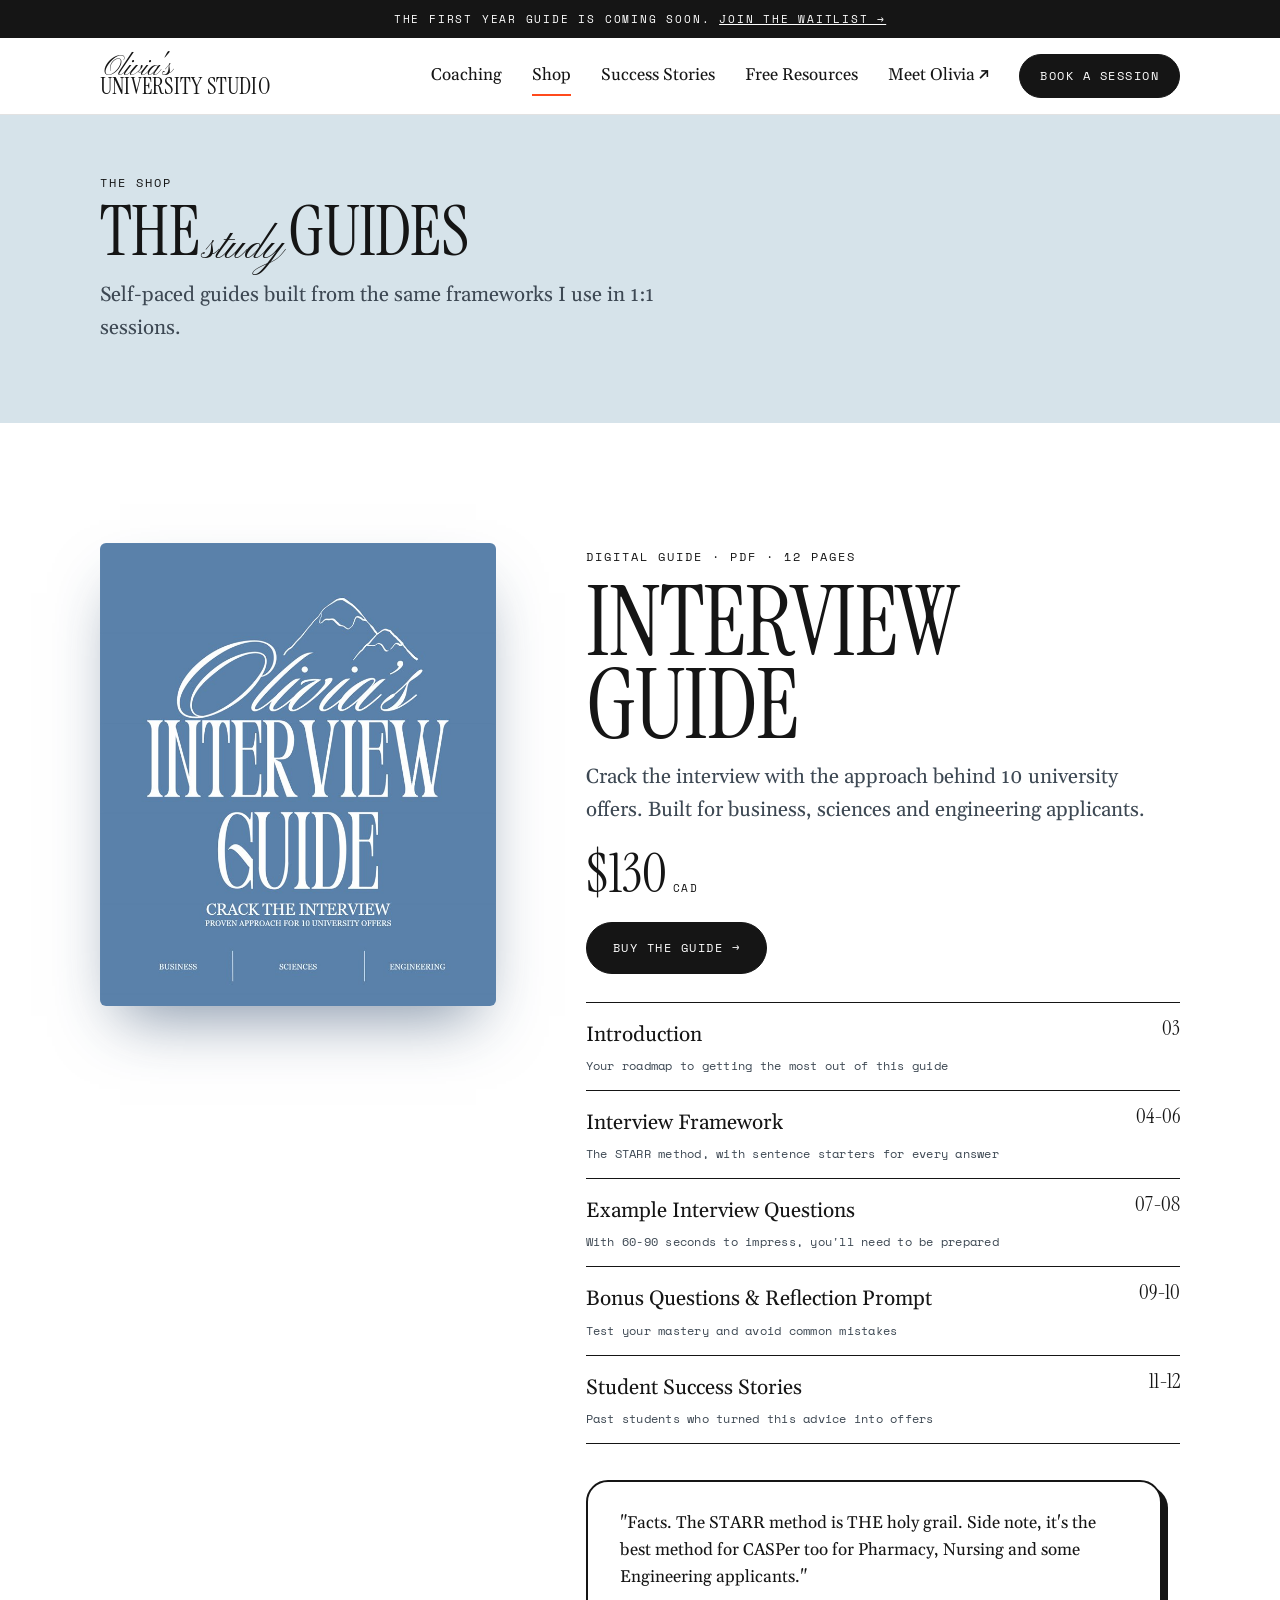
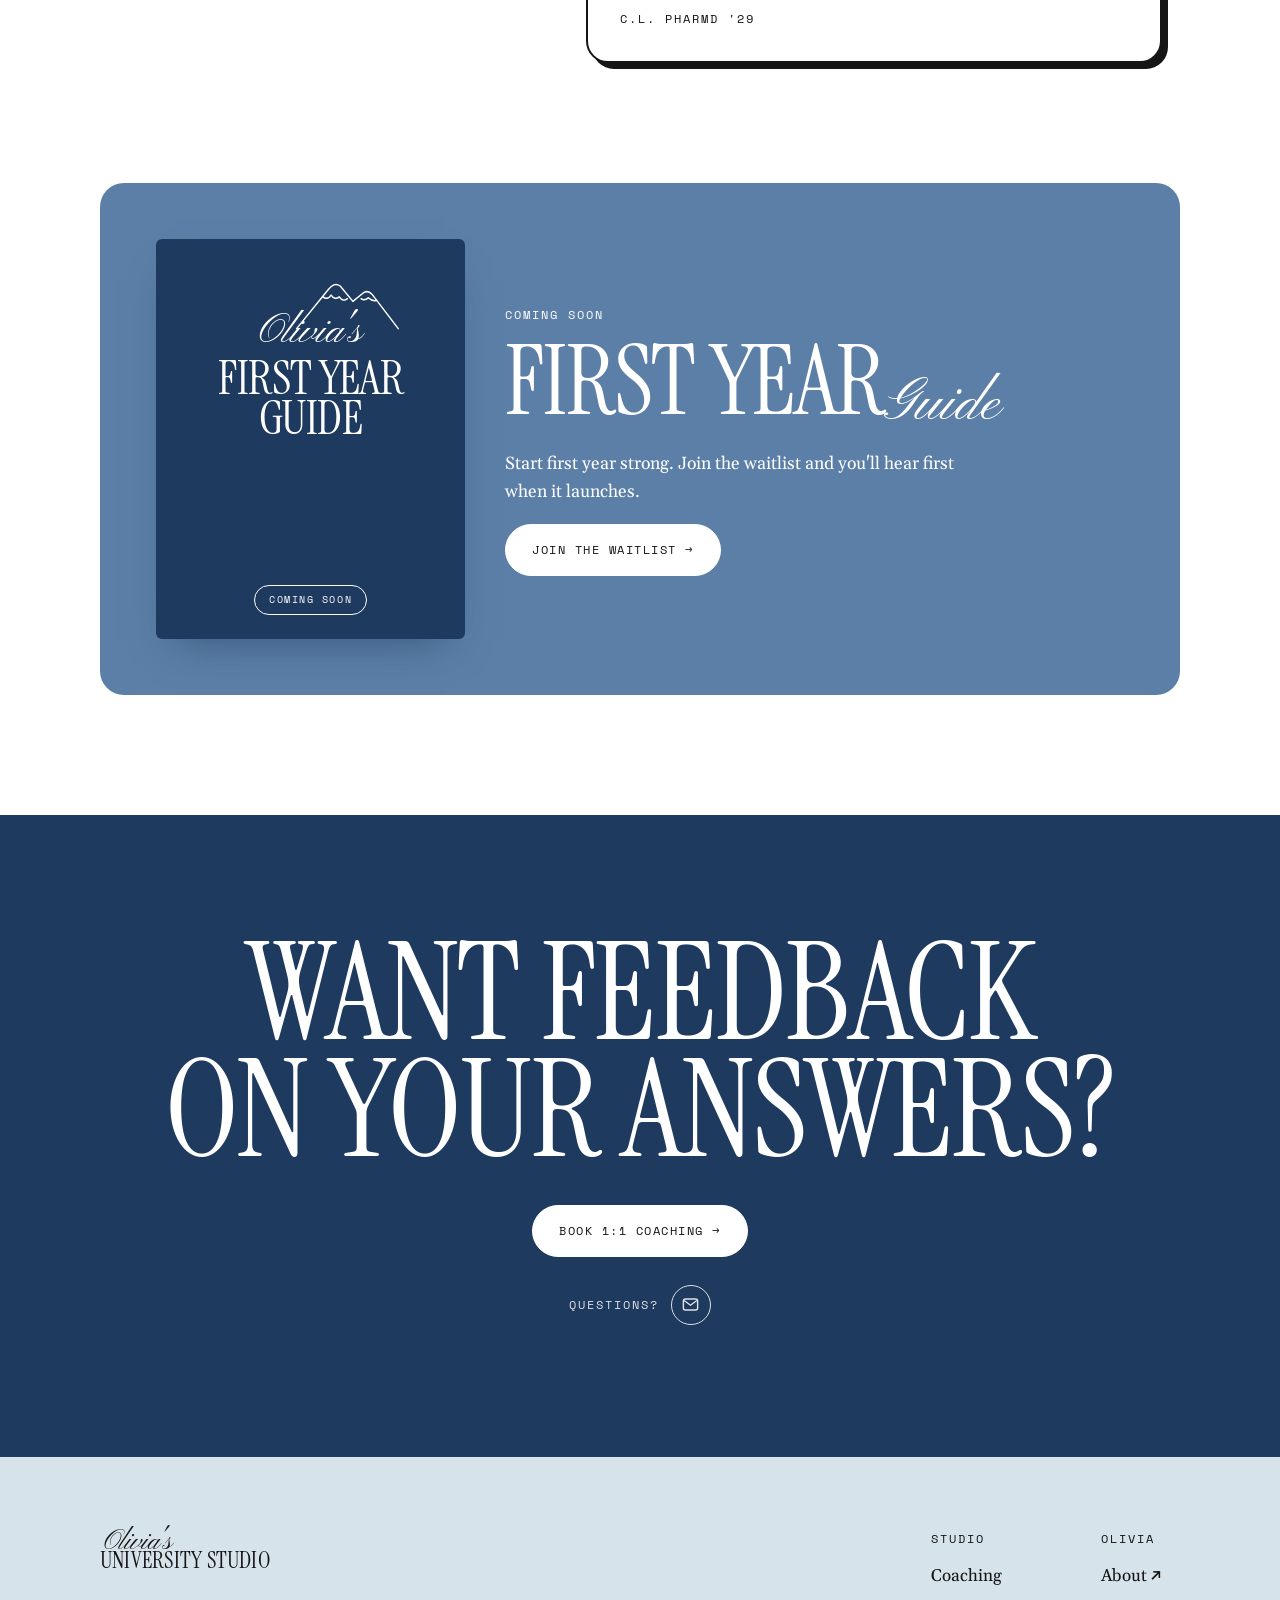
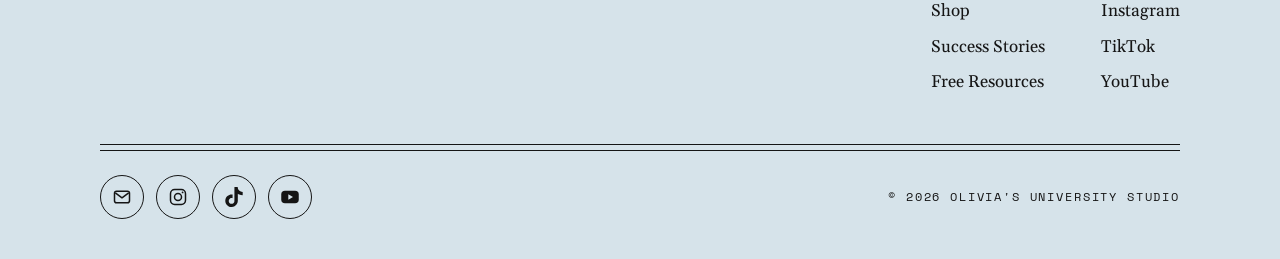
<file: shop.html>
<!doctype html>
<html lang="en">
<head>
  <meta charset="utf-8">
  <meta name="viewport" content="width=device-width, initial-scale=1">
  <title>Shop | Olivia's University Studio</title>
  <meta name="description" content="Olivia's Interview Guide: the STARR framework, example answers and bonus questions for university interviews. $130 CAD.">
  <meta property="og:title" content="Shop | Olivia's University Studio">
  <meta property="og:type" content="website">
  <link rel="icon" href="assets/favicon.svg" type="image/svg+xml">
  <link rel="preconnect" href="https://fonts.googleapis.com">
  <link rel="preconnect" href="https://fonts.gstatic.com" crossorigin>
  <link href="https://fonts.googleapis.com/css2?family=Instrument+Serif:ital@0;1&family=Pinyon+Script&family=Gelasio:ital,wght@0,400;0,600;0,700;1,400;1,700&family=Space+Mono:wght@400;700&display=swap" rel="stylesheet">
  <link rel="stylesheet" href="assets/brand.css?v=202610042253">
  <link rel="stylesheet" href="assets/site.css?v=202610042253">
</head>
<body>
  <div class="announce mono">The First Year Guide is coming soon. <a data-link="waitlist" href="https://forms.gle/zMGZJQcMr5tQE6yZ8">Join the waitlist &rarr;</a></div>

  <header class="site-header">
    <div class="wrap header-inner">
      <a class="brand" href="./" aria-label="Olivia's University Studio home">
        <span class="script">Olivia's</span>
        <span class="display">University Studio</span>
      </a>
      <button class="nav-toggle mono" aria-expanded="false" aria-controls="site-nav">Menu</button>
      <nav class="site-nav" id="site-nav">
        <a href="coaching">Coaching</a>
        <a href="shop" aria-current="page">Shop</a>
        <a href="stories">Success Stories</a>
        <a href="resources">Free Resources</a>
        <a data-link="portfolio" href="/">Meet Olivia &nearr;</a>
        <a class="btn btn-dark" data-link="book30" href="https://calendly.com/oyong-work/30min">Book a session</a>
      </nav>
    </div>
  </header>

  <main>
    <section class="page-hero">
      <div class="wrap">
        <span class="mono eyebrow">The shop</span>
        <h1 class="display h-xl"><span>The</span><span class="script">study</span><span>guides</span></h1>
        <p class="lede">Self-paced guides built from the same frameworks I use in 1:1 sessions.</p>
      </div>
    </section>

    <section class="section">
      <div class="wrap product-detail">
        <img class="guide-img reveal" src="assets/interview-guide-cover.jpg" alt="Olivia's Interview Guide cover" width="760" height="888">
        <div class="reveal">
          <span class="mono">Digital guide &middot; PDF &middot; 12 pages</span>
          <h2 class="display h-lg">Interview Guide</h2>
          <p class="lede">Crack the interview with the approach behind 10 university offers. Built for business, sciences and engineering applicants.</p>
          <p class="price">$130<small>CAD</small></p>
          <a class="btn btn-dark" data-link="interviewGuide" href="https://docs.google.com/forms/d/e/1FAIpQLScK9f9WobmKw14OIl_dAoKfqgy4DWO1CE5s0FlfxVptmKbl6Q/viewform">Buy the guide &rarr;</a>

          <ol class="contents">
            <li><strong>Introduction</strong><span class="pg display">03</span><span class="mono">Your roadmap to getting the most out of this guide</span></li>
            <li><strong>Interview Framework</strong><span class="pg display">04-06</span><span class="mono">The STARR method, with sentence starters for every answer</span></li>
            <li><strong>Example Interview Questions</strong><span class="pg display">07-08</span><span class="mono">With 60-90 seconds to impress, you'll need to be prepared</span></li>
            <li><strong>Bonus Questions &amp; Reflection Prompt</strong><span class="pg display">09-10</span><span class="mono">Test your mastery and avoid common mistakes</span></li>
            <li><strong>Student Success Stories</strong><span class="pg display">11-12</span><span class="mono">Past students who turned this advice into offers</span></li>
          </ol>

          <div class="quote-box">
            <p>"Facts. The STARR method is THE holy grail. Side note, it's the best method for CASPer too for Pharmacy, Nursing and some Engineering applicants."</p>
            <span class="mono">C.L. PharmD '29</span>
          </div>
        </div>
      </div>
    </section>

    <section class="section" id="first-year" style="padding-top: 0;">
      <div class="wrap">
        <div class="soon-block reveal">
          <div class="guide-cover" aria-hidden="true">
            <svg class="mountains" viewBox="0 0 120 60" fill="none" stroke="currentColor" stroke-width="1.6" stroke-linecap="round" stroke-linejoin="round"><path d="M4 58 L38 16 Q45 6 52 11 L66 28 L77 19 Q82 15 87 20 L116 58"/><path d="M33 23 Q38 27 42 21 Q46 27 51 23 Q55 29 60 25"/><path d="M75 25 Q79 28 83 24 Q87 28 92 27"/></svg>
            <span class="script">Olivia's</span>
            <span class="display title">First Year<br>Guide</span>
            <span class="mono stamp">Coming soon</span>
          </div>
          <div>
            <span class="mono">Coming soon</span>
            <h2 class="display h-lg" style="margin: 12px 0 20px;">First Year<span class="script"> Guide</span></h2>
            <p>Start first year strong. Join the waitlist and you'll hear first when it launches.</p>
            <a class="btn btn-white" data-link="waitlist" href="https://forms.gle/zMGZJQcMr5tQE6yZ8">Join the waitlist &rarr;</a>
          </div>
        </div>
      </div>
    </section>

    <section class="section cta-band">
      <div class="wrap">
        <h2 class="display h-xl">Want feedback<br>on your answers?</h2>
        <div class="btn-row">
          <a class="btn btn-white" data-link="book30" href="https://calendly.com/oyong-work/30min">Book 1:1 coaching &rarr;</a>
        </div>
        <p class="mono q-line">Questions? <a class="q-mail" data-link="email" href="mailto:oyong.partner@gmail.com" aria-label="Email oyong.partner@gmail.com" title="oyong.partner@gmail.com"><svg viewBox="0 0 24 24" fill="none" stroke="currentColor" stroke-width="1.8" stroke-linejoin="round" aria-hidden="true"><rect x="3" y="5" width="18" height="14" rx="2.5"/><path d="M4 7l8 6 8-6"/></svg></a></p>
      </div>
    </section>
  </main>

  <footer class="site-footer">
    <div class="wrap">
      <div class="footer-top">
        <a class="brand" href="./">
          <span class="script">Olivia's</span>
          <span class="display">University Studio</span>
        </a>
        <div class="footer-links">
          <div>
            <h4 class="mono">Studio</h4>
            <ul>
              <li><a href="coaching">Coaching</a></li>
              <li><a href="shop">Shop</a></li>
              <li><a href="stories">Success Stories</a></li>
              <li><a href="resources">Free Resources</a></li>
            </ul>
          </div>
          <div>
            <h4 class="mono">Olivia</h4>
            <ul>
              <li><a data-link="portfolio" href="/">About &nearr;</a></li>
              <li><a data-link="instagram" href="https://www.instagram.com/hey.coach.liv/">Instagram</a></li>
              <li><a data-link="tiktok" href="https://www.tiktok.com/@hey.coach.liv">TikTok</a></li>
              <li><a data-link="youtube" href="https://www.youtube.com/@OliviaUniStudio">YouTube</a></li>
            </ul>
          </div>
        </div>
      </div>
      <hr class="double-rule">
      <div class="footer-meta mono">
        <div class="handles footer-social">
          <a data-link="email" href="mailto:oyong.partner@gmail.com" aria-label="Email oyong.partner@gmail.com"><svg viewBox="0 0 24 24" fill="none" stroke="currentColor" stroke-width="1.8" stroke-linejoin="round" aria-hidden="true"><rect x="3" y="5" width="18" height="14" rx="2.5"/><path d="M4 7l8 6 8-6"/></svg></a>
          <a data-link="instagram" href="https://www.instagram.com/hey.coach.liv/" aria-label="Instagram @hey.coach.liv"><svg viewBox="0 0 24 24" fill="none" stroke="currentColor" stroke-width="1.8" aria-hidden="true"><rect x="3" y="3" width="18" height="18" rx="5"/><circle cx="12" cy="12" r="4.2"/><circle cx="17.5" cy="6.5" r="1.1" fill="currentColor" stroke="none"/></svg></a>
          <a data-link="tiktok" href="https://www.tiktok.com/@hey.coach.liv" aria-label="TikTok @hey.coach.liv"><svg viewBox="0 0 24 24" fill="currentColor" aria-hidden="true"><path d="M12.525.02c1.31-.02 2.61-.01 3.91-.02.08 1.53.63 3.09 1.75 4.17 1.12 1.11 2.7 1.62 4.24 1.79v4.03c-1.44-.05-2.89-.35-4.2-.97-.57-.26-1.1-.59-1.62-.93-.01 2.92.01 5.84-.02 8.75-.08 1.4-.54 2.79-1.35 3.94-1.31 1.92-3.58 3.17-5.91 3.21-1.43.08-2.86-.31-4.08-1.03-2.02-1.19-3.44-3.37-3.65-5.71-.02-.5-.03-1-.01-1.49.18-1.9 1.12-3.72 2.58-4.96 1.66-1.44 3.98-2.13 6.15-1.72.02 1.48-.04 2.96-.04 4.44-.99-.32-2.15-.23-3.02.37-.63.41-1.11 1.04-1.36 1.75-.21.51-.15 1.07-.14 1.61.24 1.64 1.82 3.02 3.5 2.87 1.12-.01 2.19-.66 2.77-1.61.19-.33.4-.67.41-1.06.1-1.79.06-3.57.07-5.36.01-4.03-.01-8.05.02-12.07z"/></svg></a>
          <a data-link="youtube" href="https://www.youtube.com/@OliviaUniStudio" aria-label="YouTube @OliviaUniStudio"><svg viewBox="0 0 24 24" aria-hidden="true"><rect x="1.5" y="4.5" width="21" height="15" rx="4.5" fill="currentColor"/><path d="M10 8.8v6.4l5.6-3.2z" style="fill: var(--mist)"/></svg></a>
        </div>

        <span>&copy; <span data-year>2026</span> Olivia's University Studio</span>
      </div>
    </div>
  </footer>

  <script src="assets/main.js?v=202610042253"></script>
</body>
</html>
</file>
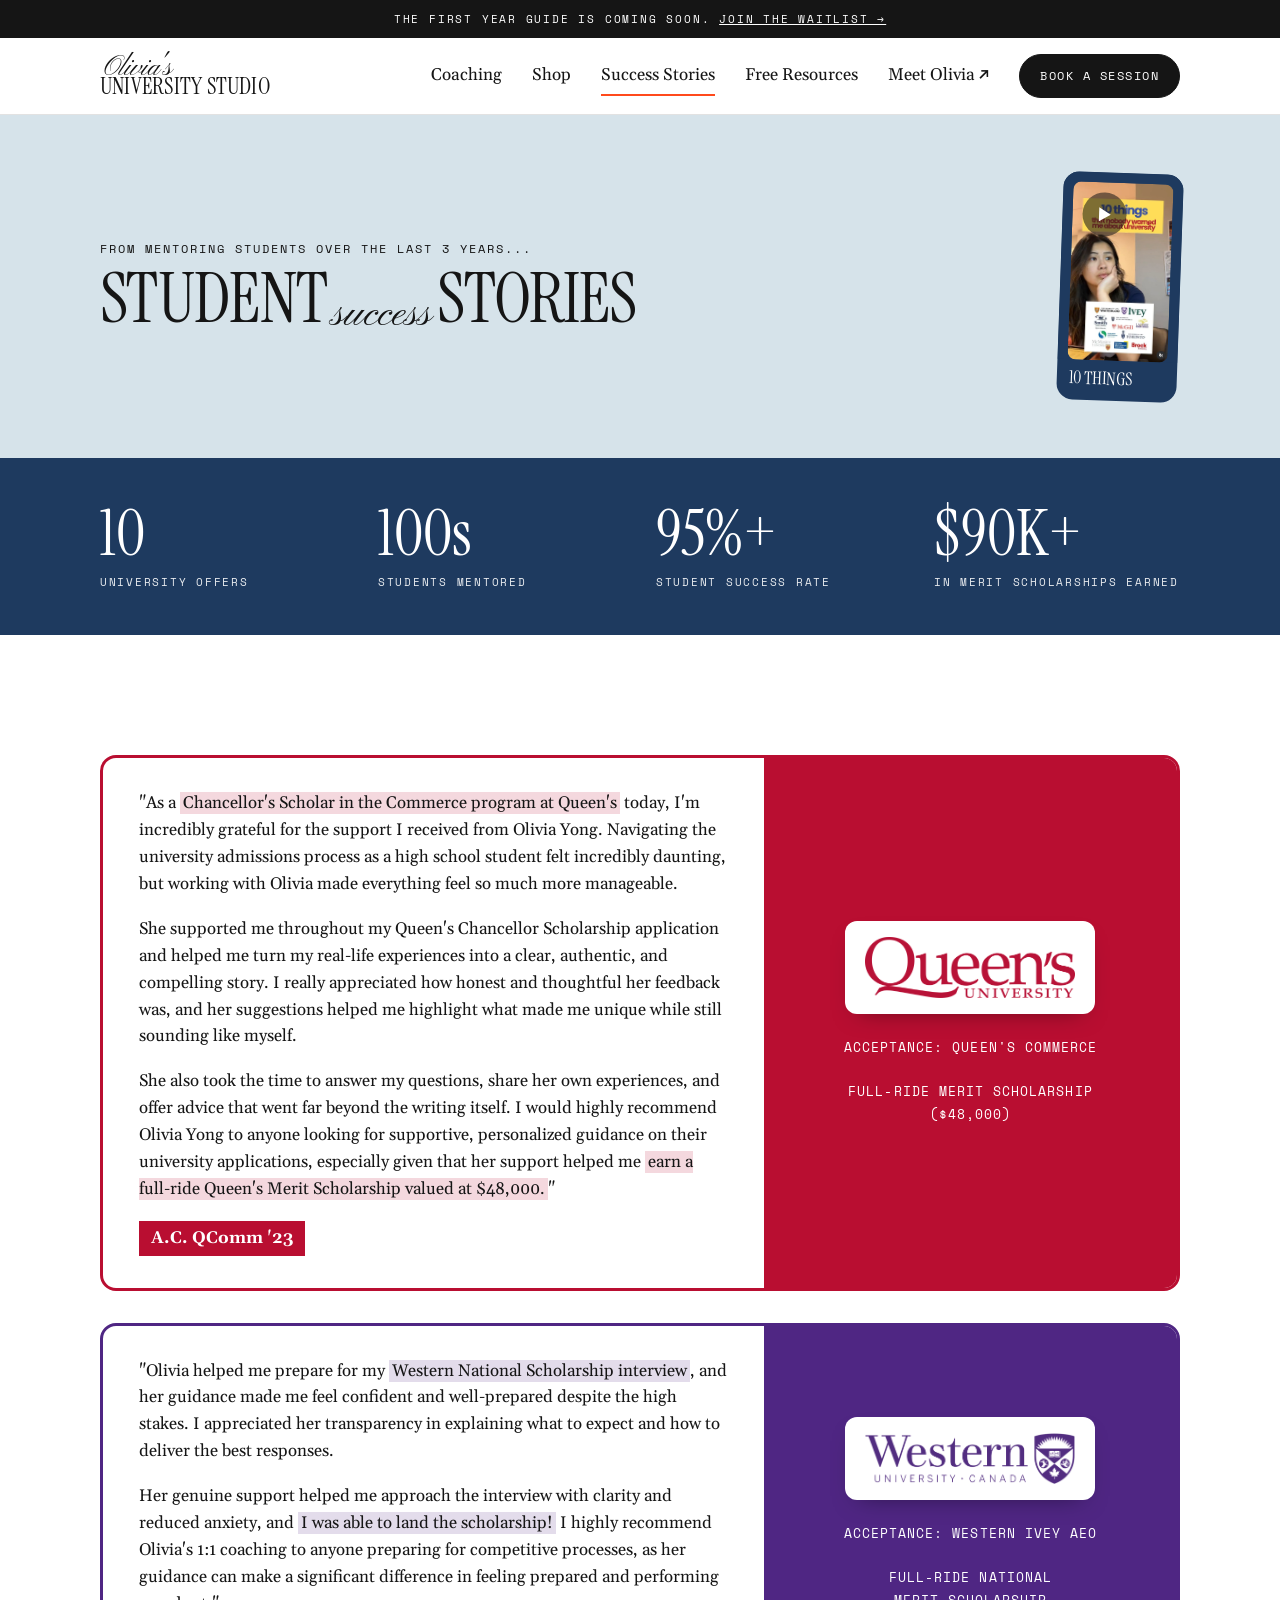
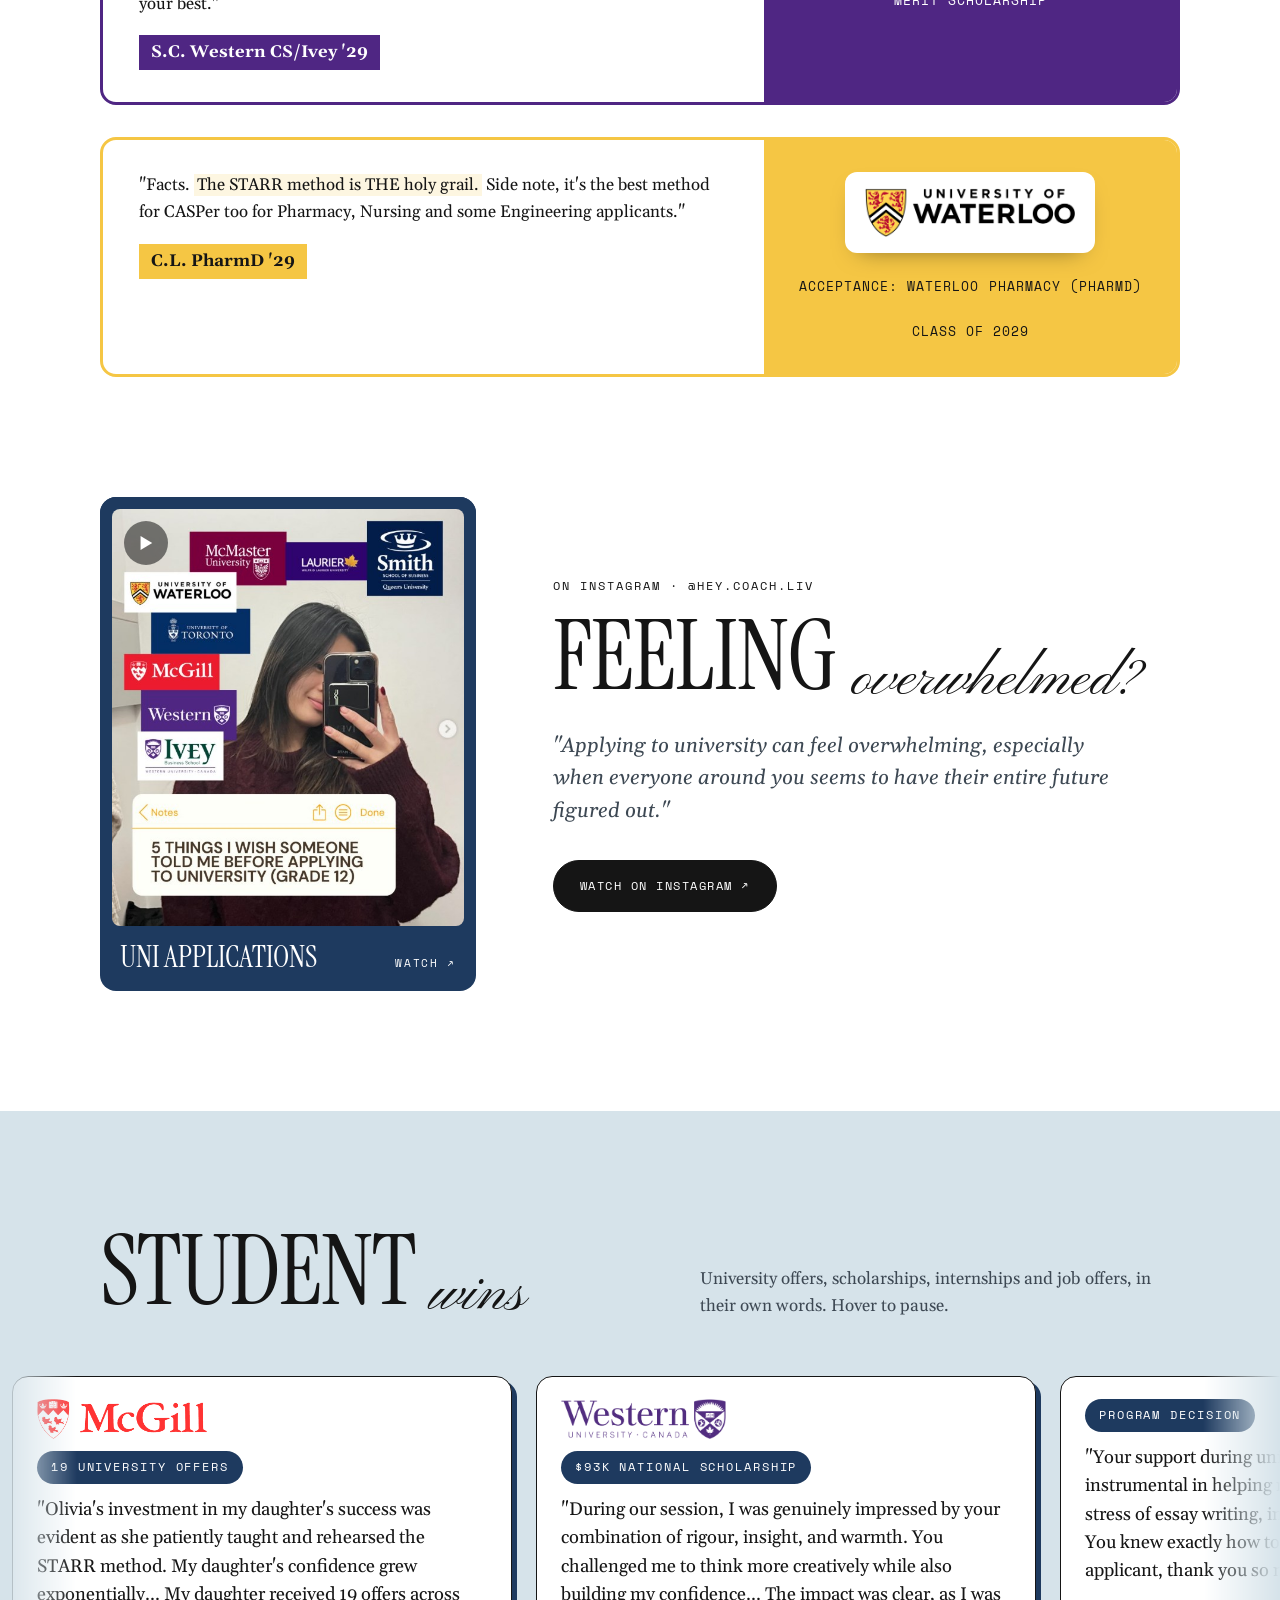
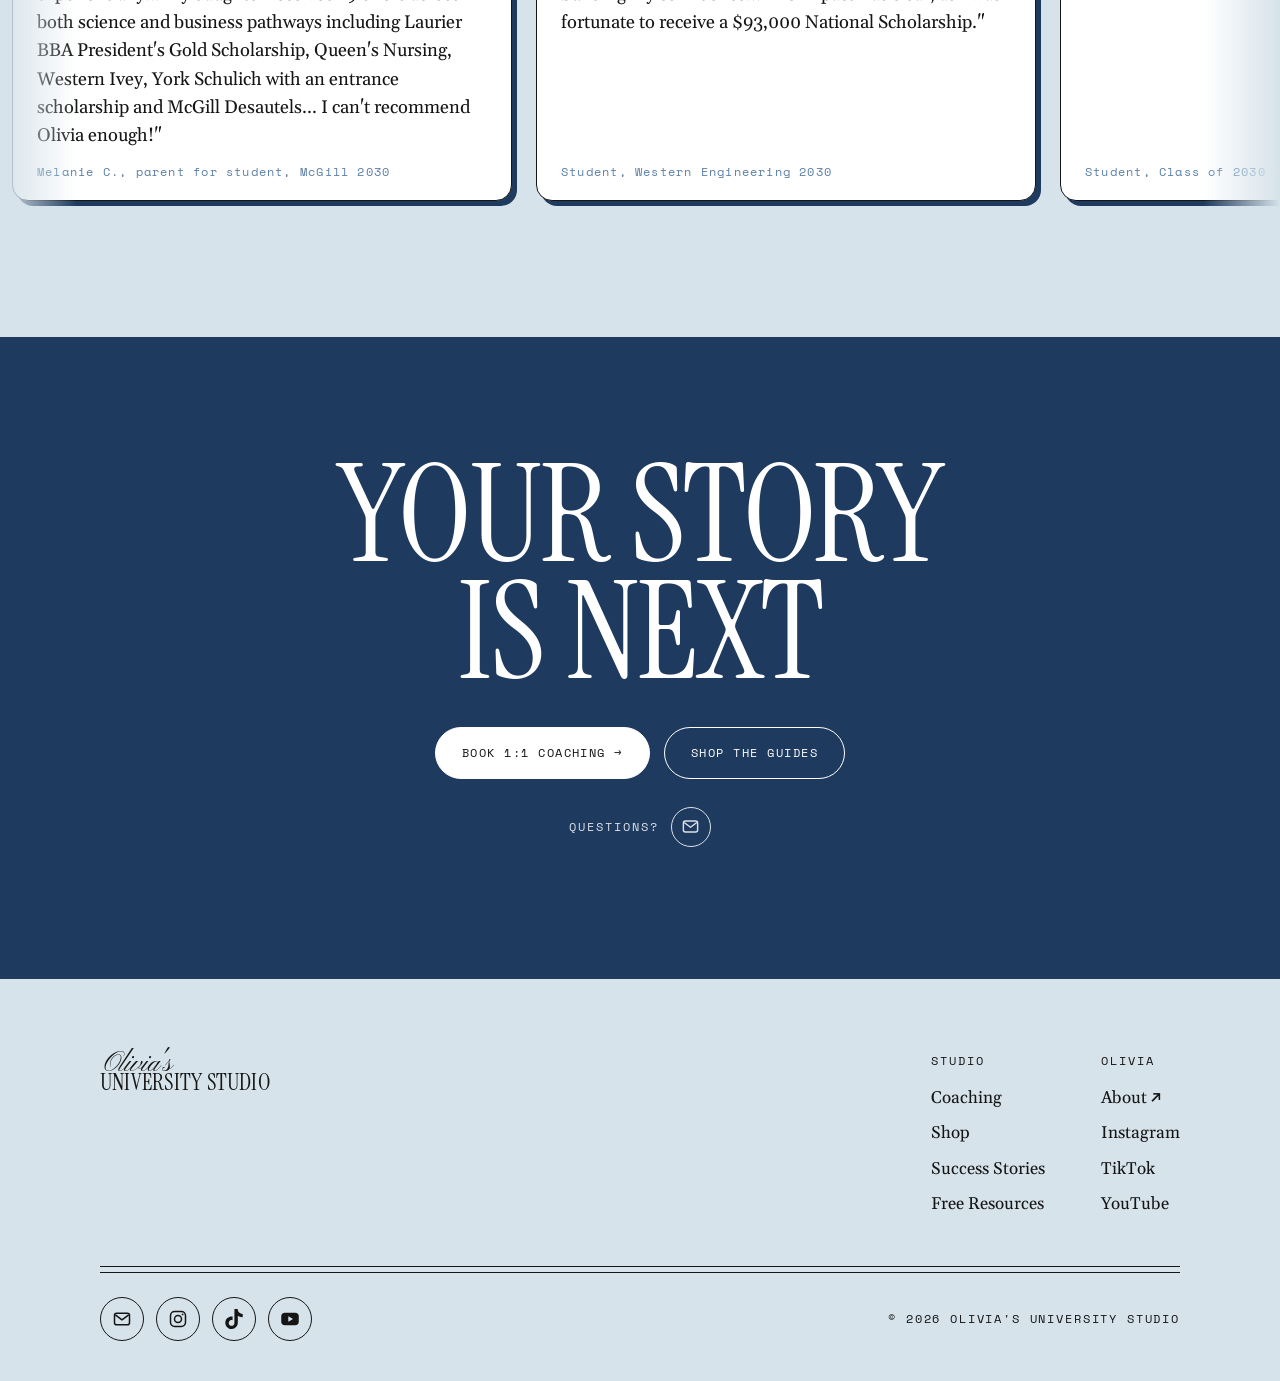
<file: stories.html>
<!doctype html>
<html lang="en">
<head>
  <meta charset="utf-8">
  <meta name="viewport" content="width=device-width, initial-scale=1">
  <title>Success Stories | Olivia's University Studio</title>
  <meta name="description" content="Students coached by Olivia have earned full-ride scholarships at Queen's and Western. Read their stories.">
  <meta property="og:title" content="Success Stories | Olivia's University Studio">
  <meta property="og:type" content="website">
  <link rel="icon" href="assets/favicon.svg" type="image/svg+xml">
  <link rel="preconnect" href="https://fonts.googleapis.com">
  <link rel="preconnect" href="https://fonts.gstatic.com" crossorigin>
  <link href="https://fonts.googleapis.com/css2?family=Instrument+Serif:ital@0;1&family=Pinyon+Script&family=Gelasio:ital,wght@0,400;0,600;0,700;1,400;1,700&family=Space+Mono:wght@400;700&display=swap" rel="stylesheet">
  <link rel="stylesheet" href="assets/brand.css?v=202610042253">
  <link rel="stylesheet" href="assets/site.css?v=202610042253">
</head>
<body>
  <div class="announce mono">The First Year Guide is coming soon. <a data-link="waitlist" href="https://forms.gle/zMGZJQcMr5tQE6yZ8">Join the waitlist &rarr;</a></div>

  <header class="site-header">
    <div class="wrap header-inner">
      <a class="brand" href="./" aria-label="Olivia's University Studio home">
        <span class="script">Olivia's</span>
        <span class="display">University Studio</span>
      </a>
      <button class="nav-toggle mono" aria-expanded="false" aria-controls="site-nav">Menu</button>
      <nav class="site-nav" id="site-nav">
        <a href="coaching">Coaching</a>
        <a href="shop">Shop</a>
        <a href="stories" aria-current="page">Success Stories</a>
        <a href="resources">Free Resources</a>
        <a data-link="portfolio" href="/">Meet Olivia &nearr;</a>
        <a class="btn btn-dark" data-link="book30" href="https://calendly.com/oyong-work/30min">Book a session</a>
      </nav>
    </div>
  </header>

  <main>
    <section class="page-hero">
      <div class="wrap hero-reel">
        <div>
          <span class="mono eyebrow">From mentoring students over the last 3 years...</span>
          <h1 class="display h-xl"><span>Student</span><span class="script">success</span><span>stories</span></h1>
        </div>
        <!-- TODO: replace href with the "10 things" reel link -->
        <a class="video hero-video" href="https://www.instagram.com/hey.coach.liv/" target="_blank" rel="noopener">
          <span class="frame"><img class="thumb" src="assets/reel-10-things.jpg" alt="Instagram reel: 10 things that nobody warned me about university" width="416" height="742"><span class="play" aria-hidden="true"><svg width="14" height="16" viewBox="0 0 18 20"><path d="M2 1 L17 10 L2 19 Z" fill="currentColor"/></svg></span></span>
          <span class="caption"><span class="label">10 things</span><span class="mono">Watch &nearr;</span></span>
        </a>
      </div>
    </section>

    <section class="stats" aria-label="Results">
      <div class="wrap stats-grid">
        <div class="stat"><strong>10</strong><span class="mono">University offers</span></div>
        <div class="stat"><strong>100s</strong><span class="mono">Students mentored</span></div>
        <div class="stat"><strong>95%+</strong><span class="mono">Student success rate</span></div>
        <div class="stat"><strong>$90K+</strong><span class="mono">In merit scholarships earned</span></div>
      </div>
    </section>

    <section class="section">
      <div class="wrap accept-list">
        <article class="accept queens reveal">
          <blockquote>
            <p>"As a <mark>Chancellor's Scholar in the Commerce program at Queen's</mark> today, I'm incredibly grateful for the support I received from Olivia Yong. Navigating the university admissions process as a high school student felt incredibly daunting, but working with Olivia made everything feel so much more manageable.</p>
            <p>She supported me throughout my Queen's Chancellor Scholarship application and helped me turn my real-life experiences into a clear, authentic, and compelling story. I really appreciated how honest and thoughtful her feedback was, and her suggestions helped me highlight what made me unique while still sounding like myself.</p>
            <p>She also took the time to answer my questions, share her own experiences, and offer advice that went far beyond the writing itself. I would highly recommend Olivia Yong to anyone looking for supportive, personalized guidance on their university applications, especially given that her support helped me <mark>earn a full-ride Queen's Merit Scholarship valued at $48,000.</mark>"</p>
            <cite>A.C. QComm '23</cite>
          </blockquote>
          <div class="school">
            <img class="school-logo" src="assets/logos/queens.png" alt="Queen's University">
            <span class="mono">Acceptance: Queen's Commerce<br><br>Full-ride merit scholarship<br>($48,000)</span>
          </div>
        </article>

        <article class="accept western reveal">
          <blockquote>
            <p>"Olivia helped me prepare for my <mark>Western National Scholarship interview</mark>, and her guidance made me feel confident and well-prepared despite the high stakes. I appreciated her transparency in explaining what to expect and how to deliver the best responses.</p>
            <p>Her genuine support helped me approach the interview with clarity and reduced anxiety, and <mark>I was able to land the scholarship!</mark> I highly recommend Olivia's 1:1 coaching to anyone preparing for competitive processes, as her guidance can make a significant difference in feeling prepared and performing your best."</p>
            <cite>S.C. Western CS/Ivey '29</cite>
          </blockquote>
          <div class="school">
            <img class="school-logo" src="assets/logos/western.png" alt="Western University">
            <span class="mono">Acceptance: Western Ivey AEO<br><br>Full-ride national<br>merit scholarship</span>
          </div>
        </article>

        <article class="accept pharm reveal">
          <blockquote>
            <p>"Facts. <mark>The STARR method is THE holy grail.</mark> Side note, it's the best method for CASPer too for Pharmacy, Nursing and some Engineering applicants."</p>
            <cite>C.L. PharmD '29</cite>
          </blockquote>
          <div class="school">
            <img class="school-logo" src="assets/logos/waterloo.png" alt="University of Waterloo">
            <span class="mono">Acceptance: Waterloo Pharmacy (PharmD)<br><br>Class of 2029</span>
          </div>
        </article>
      </div>
    </section>

    <section class="section reel-feature">
      <div class="wrap reel-grid">
        <a class="video reveal" href="https://www.instagram.com/p/Dccqn4Cjpnq/" target="_blank" rel="noopener">
          <span class="frame">
            <img class="thumb" src="assets/reel-applying.jpg?v=202610042126" alt="Instagram post: 5 things I wish someone told me before applying to university (Grade 12)" loading="lazy">
            <span class="play" aria-hidden="true"><svg width="14" height="16" viewBox="0 0 18 20"><path d="M2 1 L17 10 L2 19 Z" fill="currentColor"/></svg></span>
          </span>
          <span class="caption"><span class="label">Uni applications</span><span class="mono">Watch &nearr;</span></span>
        </a>
        <div class="reveal">
          <span class="mono eyebrow">On Instagram &middot; @hey.coach.liv</span>
          <h2 class="display h-lg">Feeling <span class="script">overwhelmed?</span></h2>
          <p class="lede">"Applying to university can feel overwhelming, especially when everyone around you seems to have their entire future figured out."</p>
          <a class="btn btn-dark" href="https://www.instagram.com/p/Dccqn4Cjpnq/" target="_blank" rel="noopener">Watch on Instagram &nearr;</a>
        </div>
      </div>
    </section>

    <section class="section wins" aria-labelledby="wins-title">
      <div class="wrap section-head reveal">
        <h2 class="display h-lg" id="wins-title">Student <span class="script">wins</span></h2>
        <p>University offers, scholarships, internships and job offers, in their own words. Hover to pause.</p>
      </div>
      <div class="slider">
        <div class="slider-track">
          <div class="slider-set">
            <figure class="t-card"><img class="t-logo" src="assets/logos/mcgill.png" alt="McGill University" loading="lazy"><span class="mono t-tag">19 university offers</span><blockquote>"Olivia's investment in my daughter's success was evident as she patiently taught and rehearsed the STARR method. My daughter's confidence grew exponentially... My daughter received 19 offers across both science and business pathways including Laurier BBA President's Gold Scholarship, Queen's Nursing, Western Ivey, York Schulich with an entrance scholarship and McGill Desautels... I can't recommend Olivia enough!"</blockquote><figcaption class="mono">Melanie C., parent for student, McGill 2030</figcaption></figure>
            <figure class="t-card"><img class="t-logo" src="assets/logos/western.png" alt="Western University" loading="lazy"><span class="mono t-tag">$93K National Scholarship</span><blockquote>"During our session, I was genuinely impressed by your combination of rigour, insight, and warmth. You challenged me to think more creatively while also building my confidence... The impact was clear, as I was fortunate to receive a $93,000 National Scholarship."</blockquote><figcaption class="mono">Student, Western Engineering 2030</figcaption></figure>
            <figure class="t-card"><span class="mono t-tag">Program decision</span><blockquote>"Your support during university application season was instrumental in helping me navigate the complexity and stress of essay writing, interviews, and school selection... You knew exactly how to stand out as a competitive applicant, thank you so much!"</blockquote><figcaption class="mono">Student, Class of 2030</figcaption></figure>
            <figure class="t-card"><img class="t-logo" src="assets/logos/ivey.png" alt="Ivey Business School" loading="lazy"><span class="mono t-tag">Ivey AEO offer</span><blockquote>"I GOT IVEY AEO! I'm so shocked right now"</blockquote><figcaption class="mono">Student, Ivey 2030</figcaption></figure>
            <figure class="t-card"><img class="t-logo" src="assets/logos/rotman.png" alt="Rotman Commerce" loading="lazy"><span class="mono t-tag">5+ acceptances</span><blockquote>"Overall, your amazing feedback has helped me overcome the stress of application season and I now have over 5 university acceptances including Ivey and Rotman commerce."</blockquote><figcaption class="mono">Student, Rotman 2030</figcaption></figure>
            <figure class="t-card"><img class="t-logo" src="assets/logos/rotman.png" alt="Rotman Commerce" loading="lazy"><span class="mono t-tag">Rotman Commerce offer</span><blockquote>"Hey Olivia!! Just wanted to let you know I got into Rotman Commerce just now :) Thanks so much for your help!"</blockquote><figcaption class="mono">Student, Class of 2030</figcaption></figure>
            <figure class="t-card"><span class="mono t-tag">Application coaching</span><blockquote>"You helped me organize my complex stories and thoughts into very simple straight forward concepts and that was my reason for success... I couldn't have done this without you 💯"</blockquote><figcaption class="mono">Student, Class of 2030</figcaption></figure>
            <figure class="t-card"><img class="t-logo" src="assets/logos/western.png" alt="Western University" loading="lazy"><span class="mono t-tag">Internship offer</span><blockquote>"You might be right...I got the internship :) They told me today YAY. Thank you so much for your helpful tips!"</blockquote><figcaption class="mono">Student, Western University 2028</figcaption></figure>
            <figure class="t-card"><img class="t-logo" src="assets/logos/ivey.png" alt="Ivey Business School" loading="lazy"><span class="mono t-tag">Job offer</span><blockquote>"I got the job position!! Thank you so much for all of your help, you're the best 🥳🥳🥳🙏"</blockquote><div class="t-banks"><img src="assets/logos/td.png" alt="TD" loading="lazy"><img src="assets/logos/rbc.png" alt="RBC" loading="lazy"><img src="assets/logos/bmo.png" alt="BMO" loading="lazy"><img src="assets/logos/scotiabank.png" alt="Scotiabank" loading="lazy"><img src="assets/logos/cibc.png" alt="CIBC" loading="lazy"></div><figcaption class="mono">Student, Ivey 2027</figcaption></figure>
            <figure class="t-card"><img class="t-logo" src="assets/logos/ivey.png" alt="Ivey Business School" loading="lazy"><span class="mono t-tag">Presentation coaching</span><blockquote>"Hi Olivia! Just wanted to send a quick thank you for all your help with my presentation! I really appreciated your supportive feedback and creative suggestions to help me find a topic! The audience loved it and laughed so much!"</blockquote><figcaption class="mono">Student, Ivey 2026</figcaption></figure>
          </div>
          <div class="slider-set" aria-hidden="true">
            <figure class="t-card"><img class="t-logo" src="assets/logos/mcgill.png" alt="McGill University" loading="lazy"><span class="mono t-tag">19 university offers</span><blockquote>"Olivia's investment in my daughter's success was evident as she patiently taught and rehearsed the STARR method. My daughter's confidence grew exponentially... My daughter received 19 offers across both science and business pathways including Laurier BBA President's Gold Scholarship, Queen's Nursing, Western Ivey, York Schulich with an entrance scholarship and McGill Desautels... I can't recommend Olivia enough!"</blockquote><figcaption class="mono">Melanie C., parent for student, McGill 2030</figcaption></figure>
            <figure class="t-card"><img class="t-logo" src="assets/logos/western.png" alt="Western University" loading="lazy"><span class="mono t-tag">$93K National Scholarship</span><blockquote>"During our session, I was genuinely impressed by your combination of rigour, insight, and warmth. You challenged me to think more creatively while also building my confidence... The impact was clear, as I was fortunate to receive a $93,000 National Scholarship."</blockquote><figcaption class="mono">Student, Western Engineering 2030</figcaption></figure>
            <figure class="t-card"><span class="mono t-tag">Program decision</span><blockquote>"Your support during university application season was instrumental in helping me navigate the complexity and stress of essay writing, interviews, and school selection... You knew exactly how to stand out as a competitive applicant, thank you so much!"</blockquote><figcaption class="mono">Student, Class of 2030</figcaption></figure>
            <figure class="t-card"><img class="t-logo" src="assets/logos/ivey.png" alt="Ivey Business School" loading="lazy"><span class="mono t-tag">Ivey AEO offer</span><blockquote>"I GOT IVEY AEO! I'm so shocked right now"</blockquote><figcaption class="mono">Student, Ivey 2030</figcaption></figure>
            <figure class="t-card"><img class="t-logo" src="assets/logos/rotman.png" alt="Rotman Commerce" loading="lazy"><span class="mono t-tag">5+ acceptances</span><blockquote>"Overall, your amazing feedback has helped me overcome the stress of application season and I now have over 5 university acceptances including Ivey and Rotman commerce."</blockquote><figcaption class="mono">Student, Rotman 2030</figcaption></figure>
            <figure class="t-card"><img class="t-logo" src="assets/logos/rotman.png" alt="Rotman Commerce" loading="lazy"><span class="mono t-tag">Rotman Commerce offer</span><blockquote>"Hey Olivia!! Just wanted to let you know I got into Rotman Commerce just now :) Thanks so much for your help!"</blockquote><figcaption class="mono">Student, Class of 2030</figcaption></figure>
            <figure class="t-card"><span class="mono t-tag">Application coaching</span><blockquote>"You helped me organize my complex stories and thoughts into very simple straight forward concepts and that was my reason for success... I couldn't have done this without you 💯"</blockquote><figcaption class="mono">Student, Class of 2030</figcaption></figure>
            <figure class="t-card"><img class="t-logo" src="assets/logos/western.png" alt="Western University" loading="lazy"><span class="mono t-tag">Internship offer</span><blockquote>"You might be right...I got the internship :) They told me today YAY. Thank you so much for your helpful tips!"</blockquote><figcaption class="mono">Student, Western University 2028</figcaption></figure>
            <figure class="t-card"><img class="t-logo" src="assets/logos/ivey.png" alt="Ivey Business School" loading="lazy"><span class="mono t-tag">Job offer</span><blockquote>"I got the job position!! Thank you so much for all of your help, you're the best 🥳🥳🥳🙏"</blockquote><div class="t-banks"><img src="assets/logos/td.png" alt="TD" loading="lazy"><img src="assets/logos/rbc.png" alt="RBC" loading="lazy"><img src="assets/logos/bmo.png" alt="BMO" loading="lazy"><img src="assets/logos/scotiabank.png" alt="Scotiabank" loading="lazy"><img src="assets/logos/cibc.png" alt="CIBC" loading="lazy"></div><figcaption class="mono">Student, Ivey 2027</figcaption></figure>
            <figure class="t-card"><img class="t-logo" src="assets/logos/ivey.png" alt="Ivey Business School" loading="lazy"><span class="mono t-tag">Presentation coaching</span><blockquote>"Hi Olivia! Just wanted to send a quick thank you for all your help with my presentation! I really appreciated your supportive feedback and creative suggestions to help me find a topic! The audience loved it and laughed so much!"</blockquote><figcaption class="mono">Student, Ivey 2026</figcaption></figure>
          </div>
        </div>
      </div>
    </section>

    <section class="section cta-band">
      <div class="wrap">
        <h2 class="display h-xl">Your story<br>is next</h2>
        <div class="btn-row">
          <a class="btn btn-white" data-link="book30" href="https://calendly.com/oyong-work/30min">Book 1:1 coaching &rarr;</a>
          <a class="btn btn-ghost-white" href="shop">Shop the guides</a>
        </div>
        <p class="mono q-line">Questions? <a class="q-mail" data-link="email" href="mailto:oyong.partner@gmail.com" aria-label="Email oyong.partner@gmail.com" title="oyong.partner@gmail.com"><svg viewBox="0 0 24 24" fill="none" stroke="currentColor" stroke-width="1.8" stroke-linejoin="round" aria-hidden="true"><rect x="3" y="5" width="18" height="14" rx="2.5"/><path d="M4 7l8 6 8-6"/></svg></a></p>
      </div>
    </section>
  </main>

  <footer class="site-footer">
    <div class="wrap">
      <div class="footer-top">
        <a class="brand" href="./">
          <span class="script">Olivia's</span>
          <span class="display">University Studio</span>
        </a>
        <div class="footer-links">
          <div>
            <h4 class="mono">Studio</h4>
            <ul>
              <li><a href="coaching">Coaching</a></li>
              <li><a href="shop">Shop</a></li>
              <li><a href="stories">Success Stories</a></li>
              <li><a href="resources">Free Resources</a></li>
            </ul>
          </div>
          <div>
            <h4 class="mono">Olivia</h4>
            <ul>
              <li><a data-link="portfolio" href="/">About &nearr;</a></li>
              <li><a data-link="instagram" href="https://www.instagram.com/hey.coach.liv/">Instagram</a></li>
              <li><a data-link="tiktok" href="https://www.tiktok.com/@hey.coach.liv">TikTok</a></li>
              <li><a data-link="youtube" href="https://www.youtube.com/@OliviaUniStudio">YouTube</a></li>
            </ul>
          </div>
        </div>
      </div>
      <hr class="double-rule">
      <div class="footer-meta mono">
        <div class="handles footer-social">
          <a data-link="email" href="mailto:oyong.partner@gmail.com" aria-label="Email oyong.partner@gmail.com"><svg viewBox="0 0 24 24" fill="none" stroke="currentColor" stroke-width="1.8" stroke-linejoin="round" aria-hidden="true"><rect x="3" y="5" width="18" height="14" rx="2.5"/><path d="M4 7l8 6 8-6"/></svg></a>
          <a data-link="instagram" href="https://www.instagram.com/hey.coach.liv/" aria-label="Instagram @hey.coach.liv"><svg viewBox="0 0 24 24" fill="none" stroke="currentColor" stroke-width="1.8" aria-hidden="true"><rect x="3" y="3" width="18" height="18" rx="5"/><circle cx="12" cy="12" r="4.2"/><circle cx="17.5" cy="6.5" r="1.1" fill="currentColor" stroke="none"/></svg></a>
          <a data-link="tiktok" href="https://www.tiktok.com/@hey.coach.liv" aria-label="TikTok @hey.coach.liv"><svg viewBox="0 0 24 24" fill="currentColor" aria-hidden="true"><path d="M12.525.02c1.31-.02 2.61-.01 3.91-.02.08 1.53.63 3.09 1.75 4.17 1.12 1.11 2.7 1.62 4.24 1.79v4.03c-1.44-.05-2.89-.35-4.2-.97-.57-.26-1.1-.59-1.62-.93-.01 2.92.01 5.84-.02 8.75-.08 1.4-.54 2.79-1.35 3.94-1.31 1.92-3.58 3.17-5.91 3.21-1.43.08-2.86-.31-4.08-1.03-2.02-1.19-3.44-3.37-3.65-5.71-.02-.5-.03-1-.01-1.49.18-1.9 1.12-3.72 2.58-4.96 1.66-1.44 3.98-2.13 6.15-1.72.02 1.48-.04 2.96-.04 4.44-.99-.32-2.15-.23-3.02.37-.63.41-1.11 1.04-1.36 1.75-.21.51-.15 1.07-.14 1.61.24 1.64 1.82 3.02 3.5 2.87 1.12-.01 2.19-.66 2.77-1.61.19-.33.4-.67.41-1.06.1-1.79.06-3.57.07-5.36.01-4.03-.01-8.05.02-12.07z"/></svg></a>
          <a data-link="youtube" href="https://www.youtube.com/@OliviaUniStudio" aria-label="YouTube @OliviaUniStudio"><svg viewBox="0 0 24 24" aria-hidden="true"><rect x="1.5" y="4.5" width="21" height="15" rx="4.5" fill="currentColor"/><path d="M10 8.8v6.4l5.6-3.2z" style="fill: var(--mist)"/></svg></a>
        </div>

        <span>&copy; <span data-year>2026</span> Olivia's University Studio</span>
      </div>
    </div>
  </footer>

  <script src="assets/main.js?v=202610042253"></script>
</body>
</html>
</file>
<file: assets/brand.css>
/* Brand system shared by hey-coach-liv.github.io and /studio. Keep both copies identical. */
:root {
  --steel: #5b7fa6;
  --dusty: #88aec0;
  --mist: #d6e3ea;
  --mist-light: #edf3f6;
  --slate: #4a6e86;
  --navy: #1e3a5f;
  --ink: #151515;
  --ink-soft: #3d4853;
  --white: #ffffff;
  --accent: #ff4a1c;
  --queens: #b90e31;
  --western: #4f2683;

  --font-display: "Instrument Serif", "Times New Roman", serif;
  --font-script: "Pinyon Script", cursive;
  --font-body: "Gelasio", Georgia, serif;
  --font-mono: "Space Mono", ui-monospace, monospace;

  --wrap: 1160px;
  --gutter: clamp(16px, 4vw, 40px);
  --radius: 16px;
  --shadow-hard: 6px 6px 0 var(--ink);
}

*, *::before, *::after { box-sizing: border-box; }
html { scroll-behavior: smooth; }
body {
  margin: 0;
  background: var(--mist-light);
  color: var(--ink);
  font-family: var(--font-body);
  font-size: 1.0625rem;
  line-height: 1.6;
  -webkit-font-smoothing: antialiased;
  overflow-x: hidden;
}
img, svg { display: block; max-width: 100%; }
a { color: inherit; }
p { margin: 0 0 1em; }
h1, h2, h3 { margin: 0; font-weight: 400; }

.wrap { max-width: var(--wrap); margin: 0 auto; padding: 0 var(--gutter); }
.section { padding: clamp(64px, 10vw, 120px) 0; }
.sr-only { position: absolute; width: 1px; height: 1px; overflow: hidden; clip: rect(0 0 0 0); white-space: nowrap; }

/* Type */
.display {
  font-family: var(--font-display);
  font-weight: 400;
  text-transform: uppercase;
  line-height: 0.86;
  letter-spacing: -0.01em;
}
.script {
  font-family: var(--font-script);
  text-transform: none;
  letter-spacing: 0;
  line-height: 1;
}
.mono {
  font-family: var(--font-mono);
  font-size: 0.78rem;
  letter-spacing: 0.16em;
  text-transform: uppercase;
}
.h-xl { font-size: clamp(3.6rem, 11vw, 8.5rem); }
.h-lg { font-size: clamp(3rem, 8vw, 6rem); }
.h-md { font-size: clamp(2.2rem, 5vw, 3.6rem); }
.h-xl .script, .h-lg .script, .h-md .script { font-size: 0.62em; display: inline-block; transform: translateY(0.08em); }
.lede { font-size: clamp(1.1rem, 1.6vw, 1.3rem); color: var(--ink-soft); max-width: 36rem; }
.eyebrow { display: block; margin-bottom: 20px; }

/* Buttons */
.btn {
  display: inline-flex;
  align-items: center;
  gap: 10px;
  padding: 15px 26px;
  border-radius: 999px;
  border: 1.5px solid var(--ink);
  font-family: var(--font-mono);
  font-size: 0.78rem;
  letter-spacing: 0.12em;
  text-transform: uppercase;
  text-decoration: none;
  transition: transform 0.15s ease, box-shadow 0.15s ease, background 0.15s ease;
}
.btn:hover { transform: translate(-2px, -2px); box-shadow: 4px 4px 0 var(--ink); }
.btn-dark { background: var(--ink); color: var(--white); }
.btn-dark:hover { box-shadow: 4px 4px 0 var(--accent); }
.btn-light { background: transparent; color: var(--ink); }
.btn-white { background: var(--white); color: var(--ink); border-color: var(--white); }
.btn-white:hover { box-shadow: 4px 4px 0 var(--ink); }
.btn-ghost-white { background: transparent; color: var(--white); border-color: var(--white); }
.btn-ghost-white:hover { box-shadow: 4px 4px 0 var(--white); }
.btn-row { display: flex; flex-wrap: wrap; gap: 14px; }

/* Header */
.announce {
  background: var(--ink);
  color: var(--white);
  text-align: center;
  padding: 10px var(--gutter);
  font-size: 0.7rem;
}
.announce a { color: var(--white); }
.site-header {
  position: sticky;
  top: 0;
  z-index: 50;
  background: rgba(237, 243, 246, 0.92);
  backdrop-filter: blur(10px);
  border-bottom: 1px solid rgba(21, 21, 21, 0.12);
}
.header-inner { display: flex; align-items: center; justify-content: space-between; gap: 24px; min-height: 76px; }
.site-nav { display: flex; align-items: center; gap: 30px; }
.site-nav a { text-decoration: none; }
.site-nav a:not(.btn) { position: relative; padding: 6px 0; }
.site-nav a:not(.btn)::after {
  content: "";
  position: absolute;
  left: 0; right: 100%; bottom: 0;
  height: 1.5px;
  background: var(--accent);
  transition: right 0.2s ease;
}
.site-nav a:not(.btn):hover::after, .site-nav a[aria-current="page"]::after { right: 0; }
.site-nav .btn { padding: 11px 20px; }
.nav-toggle {
  display: none;
  background: none;
  border: 1.5px solid var(--ink);
  border-radius: 999px;
  padding: 9px 16px;
  font: inherit;
  cursor: pointer;
}

@media (max-width: 860px) {
  .nav-toggle { display: inline-block; }
  .site-nav {
    position: absolute;
    top: 100%; left: 0; right: 0;
    flex-direction: column;
    align-items: flex-start;
    gap: 18px;
    padding: 24px var(--gutter) 32px;
    background: var(--mist-light);
    border-bottom: 1px solid rgba(21, 21, 21, 0.12);
    display: none;
  }
  .site-nav.is-open { display: flex; }
}

/* Footer */
.site-footer { background: var(--mist); padding: 72px 0 40px; }
.footer-top { display: flex; flex-wrap: wrap; justify-content: space-between; gap: 40px; }
.footer-links { display: flex; gap: 56px; flex-wrap: wrap; }
.footer-links h4 { margin: 0 0 14px; font-weight: 400; }
.footer-links ul { list-style: none; margin: 0; padding: 0; display: grid; gap: 8px; }
.footer-links a { text-decoration: none; }
.footer-links a:hover { text-decoration: underline; text-decoration-color: var(--accent); }
.double-rule { border: 0; border-top: 1.5px solid var(--ink); border-bottom: 1.5px solid var(--ink); height: 7px; margin: 48px 0 24px; }
.footer-meta { display: flex; flex-wrap: wrap; justify-content: space-between; align-items: center; gap: 16px 32px; font-size: 0.72rem; }
.footer-meta a { text-decoration: none; }
.footer-meta .handles { display: flex; flex-wrap: wrap; gap: 12px 28px; }

/* Shared marks */
.mountains { width: 120px; color: currentColor; }
.scribble { position: absolute; pointer-events: none; color: var(--accent); }
.photo-placeholder {
  display: grid;
  place-items: center;
  aspect-ratio: 1;
  border-radius: 50%;
  background: radial-gradient(circle at 50% 35%, #f4f6f8, #a9b3bc);
  color: var(--ink-soft);
  text-align: center;
  padding: 20px;
}

/* Reveal on scroll */
.reveal { opacity: 0; transform: translateY(18px); transition: opacity 0.6s ease, transform 0.6s ease; }
.reveal.is-visible { opacity: 1; transform: none; }
@media (prefers-reduced-motion: reduce) {
  html { scroll-behavior: auto; }
  .reveal { opacity: 1; transform: none; transition: none; }
  .btn { transition: none; }
}

:focus-visible { outline: 2px solid var(--accent); outline-offset: 3px; }

/* Pencil cursor */
html, body { cursor: url("data:image/svg+xml,<svg xmlns='http://www.w3.org/2000/svg' width='32' height='32' viewBox='0 0 32 32'><path d='M10 6 L26 22 L22 26 L6 10 Z' fill='%23f5c644' stroke='%23151515' stroke-width='1.5' stroke-linejoin='round'/><path d='M26 22 L29 25 L25 29 L22 26 Z' fill='%23f2a7bc' stroke='%23151515' stroke-width='1.5' stroke-linejoin='round'/><path d='M2 2 L10 6 L6 10 Z' fill='%23f3d9b1' stroke='%23151515' stroke-width='1.5' stroke-linejoin='round'/><path d='M2 2 L5.5 3.8 L3.8 5.5 Z' fill='%23151515'/></svg>") 2 2, auto; }
a, button, .btn, [role="button"], summary, label { cursor: url("data:image/svg+xml,<svg xmlns='http://www.w3.org/2000/svg' width='32' height='32' viewBox='0 0 32 32'><path d='M10 6 L26 22 L22 26 L6 10 Z' fill='%23f5c644' stroke='%23151515' stroke-width='1.5' stroke-linejoin='round'/><path d='M26 22 L29 25 L25 29 L22 26 Z' fill='%23ff4a1c' stroke='%23151515' stroke-width='1.5' stroke-linejoin='round'/><path d='M2 2 L10 6 L6 10 Z' fill='%23f3d9b1' stroke='%23151515' stroke-width='1.5' stroke-linejoin='round'/><path d='M2 2 L5.5 3.8 L3.8 5.5 Z' fill='%23151515'/></svg>") 2 2, pointer; }

/* Footer social icons */
.footer-meta .footer-social { display: flex; gap: 12px; }
.footer-social a { display: grid; place-items: center; width: 44px; height: 44px; border: 1.5px solid var(--ink); border-radius: 50%; color: var(--ink); transition: transform 0.15s ease, box-shadow 0.15s ease; }
.footer-social a:hover { transform: translate(-2px, -2px); box-shadow: 3px 3px 0 var(--navy); }
.footer-social svg { width: 20px; height: 20px; }
</file>
<file: assets/site.css>
/* Studio palette: mist, steel and navy only */
body { background: var(--white); }
.site-header { background: rgba(255, 255, 255, 0.92); }
@media (max-width: 860px) { .site-nav { background: var(--white); } }

/* Brand wordmark */
.brand { display: inline-flex; flex-direction: column; align-items: flex-start; text-decoration: none; line-height: 1; }
.brand .script { font-size: 1.75rem; margin-bottom: -6px; margin-left: 4px; }
.brand .display { font-size: 1.45rem; letter-spacing: 0.01em; }

/* Hero */
.hero { background: var(--mist); padding: clamp(56px, 8vw, 104px) 0 clamp(72px, 9vw, 120px); overflow: hidden; }
.hero-grid { display: grid; grid-template-columns: 1.25fr 0.75fr; align-items: center; gap: clamp(40px, 6vw, 80px); }
.hero h1 { margin-bottom: 28px; font-size: clamp(3.4rem, 8vw, 6.6rem); }
.hero h1 > span { display: block; }
.hero h1 .script { margin: -0.12em 0 -0.22em 0.7em; }
.hero .lede { margin-bottom: 32px; }
.hero .price-note { margin-top: 22px; color: var(--ink-soft); }
.hero-visual { position: relative; justify-self: center; width: min(360px, 100%); }
.hero-visual .guide-cover { transform: rotate(3deg); }
.hero-visual .scribble { width: 118%; left: -9%; top: 37%; height: 40%; }
.hero-visual .tag {
  position: absolute;
  left: -46px; bottom: -34px;
  font-family: var(--font-script);
  font-size: 2rem;
  color: var(--ink);
  transform: rotate(-6deg);
}
.underline-hand { position: relative; display: inline-block; }
.underline-hand svg { position: absolute; left: -2%; bottom: -0.12em; width: 104%; height: 0.22em; color: var(--accent); }

/* Guide cover mockup */
.guide-cover {
  aspect-ratio: 8.5 / 11;
  container-type: inline-size;
  background: var(--steel);
  color: var(--white);
  border-radius: 6px;
  box-shadow: 0 30px 60px -20px rgba(30, 58, 95, 0.55), 0 2px 0 rgba(255, 255, 255, 0.2) inset;
  padding: 12% 10% 8%;
  display: flex;
  flex-direction: column;
  align-items: center;
  text-align: center;
}
.guide-cover .mountains { width: 44%; margin-left: 30%; margin-bottom: -8%; }
.guide-cover .script { font-size: 17cqi; }
.guide-cover .title { font-size: 19cqi; margin-top: 2%; }
.guide-cover .sub { font-family: var(--font-body); font-size: 4.2cqi; letter-spacing: 0.04em; margin-top: 8%; text-transform: uppercase; }
.guide-cover .cats { margin-top: auto; display: flex; gap: 3cqi; font-size: 2.8cqi; letter-spacing: 0.1em; }
.guide-cover.is-soon { background: var(--navy); }
.guide-cover .stamp {
  margin-top: auto;
  font-size: 3.4cqi;
  border: 1.5px solid var(--white);
  border-radius: 999px;
  padding: 6px 14px;
  font-size: 0.6rem;
}

/* Stats strip */
.stats { background: var(--navy); color: var(--white); padding: 44px 0; }
.stats-grid { display: grid; grid-template-columns: repeat(4, 1fr); gap: 32px; }
.stat strong { display: block; font-family: var(--font-display); font-weight: 400; font-size: clamp(2.8rem, 5vw, 4rem); line-height: 1; }
.stat span { display: block; margin-top: 8px; font-size: 0.68rem; line-height: 1.6; opacity: 0.9; }

/* Section heads */
.section-head { display: flex; flex-wrap: wrap; justify-content: space-between; align-items: flex-end; gap: 24px; margin-bottom: 48px; }
.section-head p { max-width: 30rem; margin: 0; color: var(--ink-soft); }

/* Session cards */
.session-grid { display: grid; grid-template-columns: repeat(6, 1fr); gap: 20px; }
.session-card {
  grid-column: span 2;
  background: var(--white);
  border: 1.5px solid var(--ink);
  border-radius: var(--radius);
  padding: 28px;
  display: flex;
  flex-direction: column;
  gap: 14px;
  transition: transform 0.2s ease, box-shadow 0.2s ease;
}
.session-card:nth-child(4), .session-card:nth-child(5) { grid-column: span 3; }
.session-card:hover { transform: translate(-3px, -3px); box-shadow: var(--shadow-hard); }
.session-card .grade { color: var(--navy); }
.session-card h3 { font-size: 1.4rem; font-weight: 700; line-height: 1.2; }
.session-card p { margin: 0; color: var(--ink-soft); font-size: 1rem; }
.center-cta { display: flex; justify-content: center; margin-top: 48px; }

/* Products */
.product-grid { display: grid; grid-template-columns: repeat(2, 1fr); gap: 28px; }
.product-card {
  background: var(--white);
  border-radius: calc(var(--radius) + 8px);
  padding: 28px;
  display: grid;
  grid-template-columns: 0.8fr 1fr;
  gap: 28px;
  align-items: center;
}
.product-card .guide-cover .sub, .product-card .guide-cover .cats { display: none; }
.product-card h3 { font-size: 1.6rem; font-weight: 700; margin: 8px 0 10px; line-height: 1.15; }
.product-card p { color: var(--ink-soft); font-size: 1rem; }
.price { font-family: var(--font-display); font-size: 2.6rem; line-height: 1; margin: 6px 0 20px; }
.price small { font-family: var(--font-mono); font-size: 0.7rem; letter-spacing: 0.14em; margin-left: 6px; }

/* Testimonials / acceptance cards */
.stories { background: var(--steel); color: var(--white); }
.stories .section-head p { color: rgba(255, 255, 255, 0.85); }
.accept-list { display: grid; gap: 32px; }
.accept {
  display: grid;
  grid-template-columns: 1.6fr 1fr;
  border-radius: var(--radius);
  overflow: hidden;
  border: 3px solid var(--school);
  background: var(--white);
  color: var(--ink);
}
.accept.queens { --school: var(--queens); }
.accept.western { --school: var(--western); }
.accept.pharm { --school: #f5c644; }
.accept.pharm .school, .accept.pharm cite { color: var(--ink); }
.accept blockquote { margin: 0; padding: 32px 36px; font-size: 1.05rem; }
.accept blockquote p { margin-bottom: 18px; }
.accept mark { background: color-mix(in srgb, var(--school) 16%, white); color: inherit; padding: 0 3px; }
.accept cite { display: inline-block; font-style: normal; font-weight: 700; background: var(--school); color: var(--white); padding: 4px 12px; }
.accept .school {
  background: var(--school);
  color: var(--white);
  padding: 32px;
  display: flex;
  flex-direction: column;
  justify-content: center;
  text-align: center;
  gap: 18px;
}
.accept .school .name { font-family: var(--font-body); font-size: 2.6rem; line-height: 1; }
.accept .school .mono { font-size: 0.82rem; line-height: 1.7; letter-spacing: 0.08em; }
.quote-box {
  background: var(--white);
  color: var(--ink);
  border: 2px solid var(--ink);
  border-radius: 22px;
  box-shadow: var(--shadow-hard);
  padding: 28px 32px;
  max-width: 36rem;
}
.quote-box p { margin-bottom: 14px; }

/* Letter / meet Olivia */
.letter { background: var(--mist); color: var(--ink); overflow: hidden; }
.letter-grid { display: grid; grid-template-columns: 0.9fr 1.1fr; gap: clamp(40px, 6vw, 88px); align-items: start; }
.headshot { width: min(400px, 100%); height: auto; aspect-ratio: 1; border-radius: 50%; object-fit: cover; object-position: 50% 30%; margin: 0 auto; box-shadow: 0 30px 60px -24px rgba(30, 58, 95, 0.6); }
.offers-card { margin-top: 40px; border-top: 1.5px solid var(--ink); padding-top: 18px; }
.offers-card ul { list-style: none; margin: 14px 0 0; padding: 0; }
.offers-card li { display: flex; justify-content: space-between; align-items: baseline; gap: 16px; padding: 10px 0; border-bottom: 1px solid rgba(21, 21, 21, 0.35); font-size: 1rem; }
.offers-card li .mono { font-size: 0.68rem; letter-spacing: 0.08em; white-space: nowrap; }
.offers-card .note { display: block; margin-top: 12px; font-size: 0.62rem; opacity: 0.85; }
.letter h2 .script { display: block; margin: -0.1em 0 -0.05em 0.8em; }
.letter .dear { font-family: var(--font-body); font-style: italic; font-weight: 700; font-size: clamp(2.2rem, 4vw, 3.2rem); line-height: 1.1; margin: 32px 0 20px; }
.letter p { font-size: 1.1rem; max-width: 34rem; }
.letter .sign { font-family: var(--font-script); font-size: 2.6rem; margin: 6px 0 28px; }

/* Closing CTA */
.cta-band { background: var(--navy); color: var(--white); text-align: center; }
.cta-band h2 { margin-bottom: 36px; }
.cta-band .btn-row { justify-content: center; }
.cta-band .mono { margin-top: 28px; opacity: 0.85; }
.cta-band .mono a { color: var(--white); }

/* Page hero (inner pages) */
.page-hero { background: var(--mist); padding: clamp(56px, 8vw, 100px) 0; }
.page-hero h1 > span { display: block; }
.page-hero h1 .script { margin: -0.12em 0 -0.22em 0.8em; }
.page-hero .lede { margin-top: 28px; }

/* Pricing */
.pricing { display: grid; grid-template-columns: repeat(2, 1fr); gap: 24px; max-width: 880px; }
.price-card {
  background: var(--white);
  border: 1.5px solid var(--ink);
  border-radius: var(--radius);
  padding: 32px;
  display: flex;
  flex-direction: column;
}
.price-card .price { font-size: 4rem; margin: 10px 0 12px; }
.price-card p { color: var(--ink-soft); flex: 1; }
.price-card .btn { align-self: flex-start; }

/* Table-of-contents list (session types) */
.toc { list-style: none; margin: 0; padding: 0; }
.toc li { padding: 28px 0 24px; border-bottom: 1.5px solid var(--ink); display: grid; grid-template-columns: 1fr auto; gap: 8px 32px; }
.toc li:first-child { border-top: 1.5px solid var(--ink); }
.toc h3 { font-size: clamp(1.4rem, 2.6vw, 2rem); line-height: 1.15; }
.toc .grade { align-self: center; white-space: nowrap; }
.toc p { grid-column: 1 / -1; margin: 0; color: var(--ink-soft); max-width: 46rem; }

/* Packages */
.package-grid { display: grid; grid-template-columns: repeat(3, 1fr); gap: 24px; align-items: stretch; }
.package {
  background: var(--white);
  border: 1.5px solid var(--ink);
  border-radius: var(--radius);
  padding: 32px 28px;
  display: flex;
  flex-direction: column;
  position: relative;
}
.package.featured { background: var(--steel); color: var(--white); border-color: var(--steel); transform: translateY(-12px); }
.package .badge {
  position: absolute;
  top: -14px; left: 28px;
  background: var(--accent);
  color: var(--white);
  border-radius: 999px;
  padding: 6px 14px;
  font-size: 0.66rem;
}
.package h3 { font-size: 2.6rem; margin: 10px 0 18px; }
.package ul { margin: 0 0 24px; padding-left: 1.1em; flex: 1; }
.package li { margin-bottom: 8px; }
.package .price { margin-bottom: 4px; }
.package .save { margin-bottom: 22px; font-size: 0.7rem; opacity: 0.8; }
.package.featured .btn-dark { background: var(--white); color: var(--ink); border-color: var(--white); }
.package-grid.duo { grid-template-columns: repeat(2, 1fr); max-width: 880px; }
.fine { margin-top: 28px; color: var(--ink-soft); font-size: 0.7rem; }

/* Shop detail */
.product-detail { display: grid; grid-template-columns: 0.8fr 1.2fr; gap: clamp(40px, 7vw, 96px); align-items: start; }
.product-detail .guide-cover { position: sticky; top: 110px; }
.product-detail h2 { margin: 12px 0 14px; }
.product-detail .price { font-size: 3.4rem; }
.contents { list-style: none; margin: 28px 0 36px; padding: 0; }
.contents li { display: grid; grid-template-columns: 1fr auto; gap: 4px 24px; padding: 16px 0 14px; border-bottom: 1.5px solid var(--ink); }
.contents li:first-child { border-top: 1.5px solid var(--ink); }
.contents strong { font-weight: 400; font-size: 1.3rem; }
.contents .pg { font-size: 1.3rem; }
.contents span.mono { grid-column: 1 / -1; text-transform: none; letter-spacing: 0.02em; font-size: 0.78rem; color: var(--ink-soft); }
.soon-block { background: var(--steel); color: var(--white); border-radius: calc(var(--radius) + 8px); padding: clamp(32px, 5vw, 56px); display: grid; grid-template-columns: 0.5fr 1fr; gap: 40px; align-items: center; }
.soon-block .guide-cover { box-shadow: 0 20px 40px -20px rgba(30, 58, 95, 0.6); background: var(--navy); }
.soon-block p { font-size: 1.1rem; max-width: 30rem; }

/* Responsive */
@media (max-width: 960px) {
  .hero-grid, .letter-grid, .product-detail, .soon-block { grid-template-columns: 1fr; }
  .hero-visual { width: min(300px, 80%); margin-top: 16px; }
  .hero-visual .tag { left: -20px; }
  .stats-grid { grid-template-columns: repeat(2, 1fr); }
  .session-grid { grid-template-columns: 1fr 1fr; }
  .session-card, .session-card:nth-child(4), .session-card:nth-child(5) { grid-column: span 1; }
  .session-card:nth-child(5) { grid-column: span 2; }
  .product-grid { grid-template-columns: 1fr; }
  .accept { grid-template-columns: 1fr; }
  .accept .school { order: -1; padding: 24px; }
  .package-grid, .package-grid.duo { grid-template-columns: 1fr; max-width: 520px; }
  .package.featured { transform: none; }
  .product-detail .guide-cover { position: static; max-width: 340px; }
  .soon-block .guide-cover { max-width: 220px; }
}
@media (max-width: 600px) {
  .session-grid { grid-template-columns: 1fr; }
  .session-card:nth-child(5) { grid-column: span 1; }
  .product-card { grid-template-columns: 1fr; }
  .product-card .guide-cover { max-width: 220px; }
  .pricing { grid-template-columns: 1fr; }
  .accept blockquote { padding: 24px; }
  .toc li { grid-template-columns: 1fr; }
}

/* Student wins slider */
.wins { background: var(--mist); overflow: hidden; }
.slider { overflow: hidden; -webkit-mask-image: linear-gradient(90deg, transparent, #000 6%, #000 94%, transparent); mask-image: linear-gradient(90deg, transparent, #000 6%, #000 94%, transparent); }
.slider-track { display: flex; width: max-content; animation: slide 90s linear infinite; }
.slider:hover .slider-track, .slider:focus-within .slider-track { animation-play-state: paused; }
.slider-set { display: flex; gap: 24px; padding: 8px 12px 16px; }
@keyframes slide { to { transform: translateX(-50%); } }
.t-card {
  margin: 0;
  width: 500px;
  flex: none;
  background: var(--white);
  border: 1.5px solid var(--ink);
  border-radius: var(--radius);
  box-shadow: 5px 5px 0 var(--navy);
  padding: 22px 24px 18px;
  display: flex;
  flex-direction: column;
  gap: 12px;
}
.t-tag { align-self: flex-start; background: var(--navy); color: var(--white); border-radius: 999px; padding: 7px 14px; font-size: 0.74rem; }
.t-card blockquote { margin: 0; font-size: 1.14rem; line-height: 1.55; flex: 1; }
.t-card figcaption { color: var(--steel); font-size: 0.76rem; letter-spacing: 0.1em; text-transform: none; }
.t-logo { height: 40px; width: auto; max-width: 170px; object-fit: contain; align-self: flex-start; }
.t-logo[src*="rotman"] { height: 28px; margin: 6px 0; }
.t-banks { display: flex; align-items: center; gap: 14px; padding-top: 14px; border-top: 1px solid var(--mist); }
.t-banks img { height: 26px; width: auto; max-width: 64px; object-fit: contain; }
@media (max-width: 600px) { .t-card { width: 86vw; } .t-banks { gap: 10px; } .t-banks img { height: 22px; } }
@media (prefers-reduced-motion: reduce) {
  .slider { overflow-x: auto; -webkit-mask-image: none; mask-image: none; }
  .slider-track { animation: none; }
  .slider-set[aria-hidden="true"] { display: none; }
}

/* Reel feature */
.reel-grid { display: grid; grid-template-columns: 0.75fr 1.25fr; gap: clamp(40px, 6vw, 88px); align-items: center; }
.reel-grid h2 { margin: 4px 0 24px; }
.reel-grid .lede { margin-bottom: 32px; font-style: italic; }
.video { display: flex; flex-direction: column; border-radius: var(--radius); overflow: hidden; background: var(--navy); color: var(--white); text-decoration: none; max-width: 400px; transition: transform 0.2s ease, box-shadow 0.2s ease; }
.video:hover { transform: translate(-3px, -3px); box-shadow: 6px 6px 0 var(--steel); }
.video .frame { position: relative; aspect-ratio: 592 / 701; overflow: hidden; background: var(--mist); }
.video .thumb { width: 100%; height: 100%; object-fit: cover; object-position: 50% 0; }
.video .play { position: absolute; top: 14px; left: 14px; width: 44px; height: 44px; border-radius: 50%; background: rgba(21, 21, 21, 0.55); color: var(--white); display: grid; place-items: center; }
.video .caption { display: flex; justify-content: space-between; align-items: baseline; gap: 12px; padding: 16px 20px 18px; }
.video .label { font-family: var(--font-display); text-transform: uppercase; font-size: 1.9rem; line-height: 1; }
.video .caption .mono { white-space: nowrap; font-size: 0.66rem; }
@media (max-width: 900px) { .reel-grid { grid-template-columns: 1fr; } }
.reel-feature { padding-top: 0; }
.reel-feature .video .frame { padding: 12px 12px 0; background: var(--navy); aspect-ratio: auto; }
.reel-feature .video .thumb { display: block; width: 100%; height: auto; object-fit: contain; border-radius: 8px; }
.reel-feature .video .play { top: 24px; left: 24px; }

/* Free resources */
.doc-grid { display: grid; grid-template-columns: repeat(4, 1fr); gap: 20px; }
.doc-card { display: flex; flex-direction: column; gap: 10px; background: var(--white); border: 1.5px solid var(--ink); border-radius: var(--radius); padding: 28px; text-decoration: none; transition: transform 0.2s ease, box-shadow 0.2s ease; }
.doc-card:hover { transform: translate(-3px, -3px); box-shadow: 6px 6px 0 var(--navy); }
.doc-card.is-soon { border-style: dashed; pointer-events: none; }
.doc-card.is-soon h3, .doc-card.is-soon p { color: var(--ink-soft); }
.doc-icon { width: 44px; height: 44px; border-radius: 12px; background: var(--mist); color: var(--navy); display: grid; place-items: center; }
.doc-icon svg { width: 24px; height: 24px; }
.doc-card .mono { color: var(--steel); font-size: 0.68rem; }
.doc-card h3 { font-size: 1.35rem; font-weight: 700; line-height: 1.2; }
.doc-card p { margin: 0; color: var(--ink-soft); }
.video-grid { display: grid; grid-template-columns: repeat(4, 1fr); gap: 20px; align-items: start; }
.video-grid .video { max-width: none; }
.video-grid .video .frame { padding: 10px 10px 0; background: var(--navy); aspect-ratio: auto; }
.video-grid .video .thumb { display: block; width: 100%; height: auto; border-radius: 8px; object-fit: contain; }
.video-grid .video .play { top: 20px; left: 20px; }
.video-grid .video .label { font-size: 1.6rem; }

/* Leave a note */
.sent-note { background: var(--steel); color: var(--white); border-radius: var(--radius); padding: 18px 24px; margin-bottom: 28px; }
.note-form { display: grid; grid-template-columns: 1.4fr 1fr; gap: 32px; align-items: start; }
.sandbox { border: 1.5px solid var(--ink); border-radius: var(--radius); overflow: hidden; background: var(--white); box-shadow: 6px 6px 0 var(--navy); }
.toolbar { display: flex; flex-wrap: wrap; gap: 10px 18px; align-items: center; padding: 12px 14px; background: var(--mist); border-bottom: 1.5px solid var(--ink); }
.tool-group { display: flex; gap: 6px; align-items: center; }
.tool { font-family: var(--font-mono); font-size: 0.7rem; letter-spacing: 0.08em; text-transform: uppercase; background: var(--white); color: var(--ink); border: 1.5px solid var(--ink); border-radius: 999px; padding: 6px 12px; }
.tool.is-active { background: var(--navy); border-color: var(--navy); color: var(--white); }
.swatch { width: 24px; height: 24px; border-radius: 50%; background: var(--c); border: 2px solid var(--white); box-shadow: 0 0 0 1.5px var(--ink); padding: 0; }
.swatch.is-active { box-shadow: 0 0 0 3px var(--ink); }
.canvas-wrap { position: relative; aspect-ratio: 4 / 3; background-color: #fbfcfd; background-image: linear-gradient(var(--mist) 1px, transparent 1px); background-size: 100% 32px; }
.canvas-wrap canvas { position: absolute; inset: 0; width: 100%; height: 100%; touch-action: none; }
.canvas-wrap[data-tool="text"] canvas { cursor: text; }
.pad-hint { position: absolute; left: 50%; top: 50%; transform: translate(-50%, -50%); color: var(--steel); pointer-events: none; }
.pad-text-input { position: absolute; z-index: 2; font: 20px Gelasio, Georgia, serif; border: 1.5px dashed var(--steel); background: rgba(255, 255, 255, 0.9); padding: 2px 6px; min-width: 200px; outline: none; }
.note-fields { display: grid; gap: 18px; }
.note-fields label { display: grid; gap: 8px; }
.note-fields .mono { font-size: 0.68rem; color: var(--ink-soft); }
.note-fields input, .note-fields select, .note-fields textarea { font: inherit; font-size: 1rem; color: var(--ink); background: var(--white); border: 1.5px solid var(--ink); border-radius: 10px; padding: 12px 14px; width: 100%; }
.note-fields textarea { resize: vertical; }
.field-row { display: grid; grid-template-columns: 1fr 1fr; gap: 14px; }
.form-error { margin: 0; color: var(--accent); font-weight: 700; }
.note-fields .btn { justify-self: start; }
@media (max-width: 960px) {
  .doc-grid { grid-template-columns: 1fr; max-width: 520px; }
  .video-grid { grid-template-columns: repeat(2, 1fr); }
  .note-form { grid-template-columns: 1fr; }
}
@media (max-width: 600px) { .field-row { grid-template-columns: 1fr; } .canvas-wrap { aspect-ratio: 1; } }
.doc-open { margin-top: auto; padding-top: 8px; color: var(--navy) !important; }

/* Success Stories hero reel */
.hero-reel { display: grid; grid-template-columns: 1fr auto; align-items: center; gap: 40px; }
.hero-video { width: 250px; justify-self: end; transform: rotate(2deg); }
.hero-video:hover { transform: rotate(0) translate(-3px, -3px); }
.hero-video .frame { padding: 10px 10px 0; background: var(--navy); aspect-ratio: auto; }
.hero-video .thumb { display: block; width: 100%; height: auto; border-radius: 8px; object-fit: contain; }
.hero-video .play { top: 20px; left: 20px; }
.hero-video .label { font-size: 1.6rem; }
@media (max-width: 760px) { .hero-reel { grid-template-columns: 1fr; } .hero-video { justify-self: start; width: 220px; } }
.school-logo { width: min(250px, 82%); height: auto; margin: 0 auto 4px; background: var(--white); padding: 16px 20px; border-radius: 12px; box-shadow: 0 10px 24px -14px rgba(0, 0, 0, 0.5); }

/* Interview Guide cover image */
.guide-img { display: block; width: 100%; height: auto; border-radius: 6px; box-shadow: 0 30px 60px -20px rgba(30, 58, 95, 0.55); }
.hero-visual .guide-img { transform: rotate(3deg); }
.product-detail .guide-img { position: sticky; top: 110px; }
@media (max-width: 960px) { .product-detail .guide-img { position: static; max-width: 340px; } }
@media (max-width: 600px) { .product-card .guide-img { max-width: 220px; } }

/* Compact top banners */
.hero { padding: clamp(28px, 3.5vw, 44px) 0; }
.hero h1 { font-size: clamp(2.6rem, 5vw, 4.4rem); margin-bottom: 14px; }
.hero h1 > span { display: inline; }
.hero h1 .script { margin: 0 0.12em; }
.hero .eyebrow { margin-bottom: 12px; }
.hero .lede { margin-bottom: 18px; }
.hero .price-note { margin-top: 12px; }
.hero-visual { width: min(190px, 100%); }
.hero-visual .tag { font-size: 1.4rem; left: -40px; bottom: -22px; }
.page-hero { padding: clamp(36px, 4.5vw, 64px) 0; }
.page-hero .eyebrow { margin-bottom: 10px; }
.page-hero h1 { font-size: clamp(2.6rem, 5.4vw, 4.8rem); }
.page-hero h1 > span { display: inline; }
.page-hero h1 .script { margin: 0 0.12em; }
.page-hero .lede { margin-top: 12px; }
.page-hero .btn-row { margin-top: 16px !important; }
.hero-video { width: 120px; }
.hero-video .label { font-size: 1.1rem; }
.hero-video .caption { padding: 10px 12px 12px; }
.hero-video .label { white-space: nowrap; }
.hero-video .caption .mono { display: none; }

/* Hero cover: circle around "Crack the interview" + iMessage bubble */
.hero-visual .cover-rot { position: relative; transform: rotate(3deg); }
.hero-visual .cover-rot .guide-img { transform: none; }
.hero-visual .cover-rot .scribble { left: 14%; width: 72%; top: 72%; height: 14%; }
.bubble {
  position: absolute;
  left: -84px;
  bottom: -14px;
  background: var(--white);
  color: #111;
  font: 500 0.95rem/1.3 -apple-system, BlinkMacSystemFont, "Helvetica Neue", Arial, sans-serif;
  padding: 9px 14px;
  border-radius: 18px;
  white-space: nowrap;
  box-shadow: 0 10px 22px -12px rgba(30, 58, 95, 0.55);
  z-index: 1;
}
.bubble::before { content: ""; position: absolute; bottom: 0; left: -7px; width: 20px; height: 18px; background: var(--white); border-bottom-right-radius: 16px 14px; }
.bubble::after { content: ""; position: absolute; bottom: 0; left: -26px; width: 26px; height: 18px; background: var(--mist); border-bottom-right-radius: 10px; }
@media (max-width: 960px) { .bubble { left: -24px; } }

/* Home CTA with promo cards */
.cta-split { text-align: left; }
.cta-grid { display: grid; grid-template-columns: 1fr auto; gap: clamp(32px, 5vw, 72px); align-items: center; }
.cta-split .btn-row { justify-content: flex-start; }
.promo-cards { display: flex; gap: 18px; }
.promo { display: block; width: 190px; border-radius: 14px; overflow: hidden; box-shadow: 0 24px 40px -18px rgba(0, 0, 0, 0.55); border: 3px solid var(--white); transition: transform 0.2s ease; }
.promo img { display: block; width: 100%; height: auto; }
img.promo { height: auto; }
.promo-cards .promo:first-child { transform: rotate(-3deg); }
.promo-cards .promo:last-child { transform: rotate(3deg) translateY(14px); }
.promo-cards .promo:hover { transform: rotate(0) translateY(-4px); }
@media (max-width: 960px) { .cta-grid { grid-template-columns: 1fr; } .promo-cards { justify-content: flex-start; } .promo { width: min(44vw, 190px); } }
.cta-split h2 { font-size: clamp(3rem, 6.4vw, 6rem); }

/* Thank-you notes pinboard */
.pinboard { margin-top: clamp(56px, 8vw, 88px); background: var(--mist); border-radius: calc(var(--radius) + 8px); padding: clamp(28px, 4vw, 48px); background-image: radial-gradient(rgba(30, 58, 95, 0.12) 1.2px, transparent 1.2px); background-size: 18px 18px; }
.pinboard-head { display: flex; flex-wrap: wrap; justify-content: space-between; align-items: baseline; gap: 8px 24px; margin-bottom: 28px; }
.pinboard-head h3 { font-size: clamp(2rem, 4vw, 3rem); }
.pinboard-head .mono { color: var(--ink-soft); font-size: 0.7rem; }
.pins { display: grid; grid-template-columns: 1.15fr 0.9fr 1fr 0.95fr; gap: 26px; align-items: start; }
.pin { position: relative; margin: 0; background: var(--white); padding: 10px 10px 14px; border-radius: 4px; box-shadow: 0 16px 30px -18px rgba(21, 21, 21, 0.55); transition: transform 0.2s ease; }
.pin::before { content: ""; position: absolute; top: -9px; left: 50%; width: 18px; height: 18px; margin-left: -9px; border-radius: 50%; background: var(--accent); box-shadow: inset -3px -3px 0 rgba(0, 0, 0, 0.18), 0 3px 4px rgba(0, 0, 0, 0.25); }
.pin img { display: block; width: 100%; height: auto; border-radius: 2px; }
.pin:nth-child(1) { transform: rotate(-3deg); margin-top: 18px; }
.pin:nth-child(2) { transform: rotate(2deg); }
.pin:nth-child(2)::before { background: var(--steel); }
.pin:nth-child(3) { transform: rotate(-1.5deg); margin-top: 30px; }
.pin:nth-child(3)::before { background: #f5c644; }
.pin:nth-child(4) { transform: rotate(3deg); margin-top: 8px; }
.pin:nth-child(4)::before { background: var(--navy); }
.pin:hover { transform: rotate(0) scale(1.03); z-index: 2; }
@media (max-width: 960px) { .pins { grid-template-columns: 1fr 1fr; } }
@media (max-width: 560px) { .pins { grid-template-columns: 1fr; max-width: 360px; margin: 0 auto; } }
.pin { display: block; } .pinboard-head .mono::after { content: " · click to enlarge"; }

/* Questions? email icon */
.q-line { display: flex; align-items: center; justify-content: center; gap: 12px; }
.cta-split .q-line { justify-content: flex-start; }
.q-mail { display: grid; place-items: center; width: 40px; height: 40px; border: 1.5px solid currentColor; border-radius: 50%; color: inherit; transition: transform 0.15s ease, background 0.15s ease; }
.q-mail svg { width: 19px; height: 19px; }
.q-mail:hover { transform: translateY(-2px); background: rgba(255, 255, 255, 0.15); }
</file>
